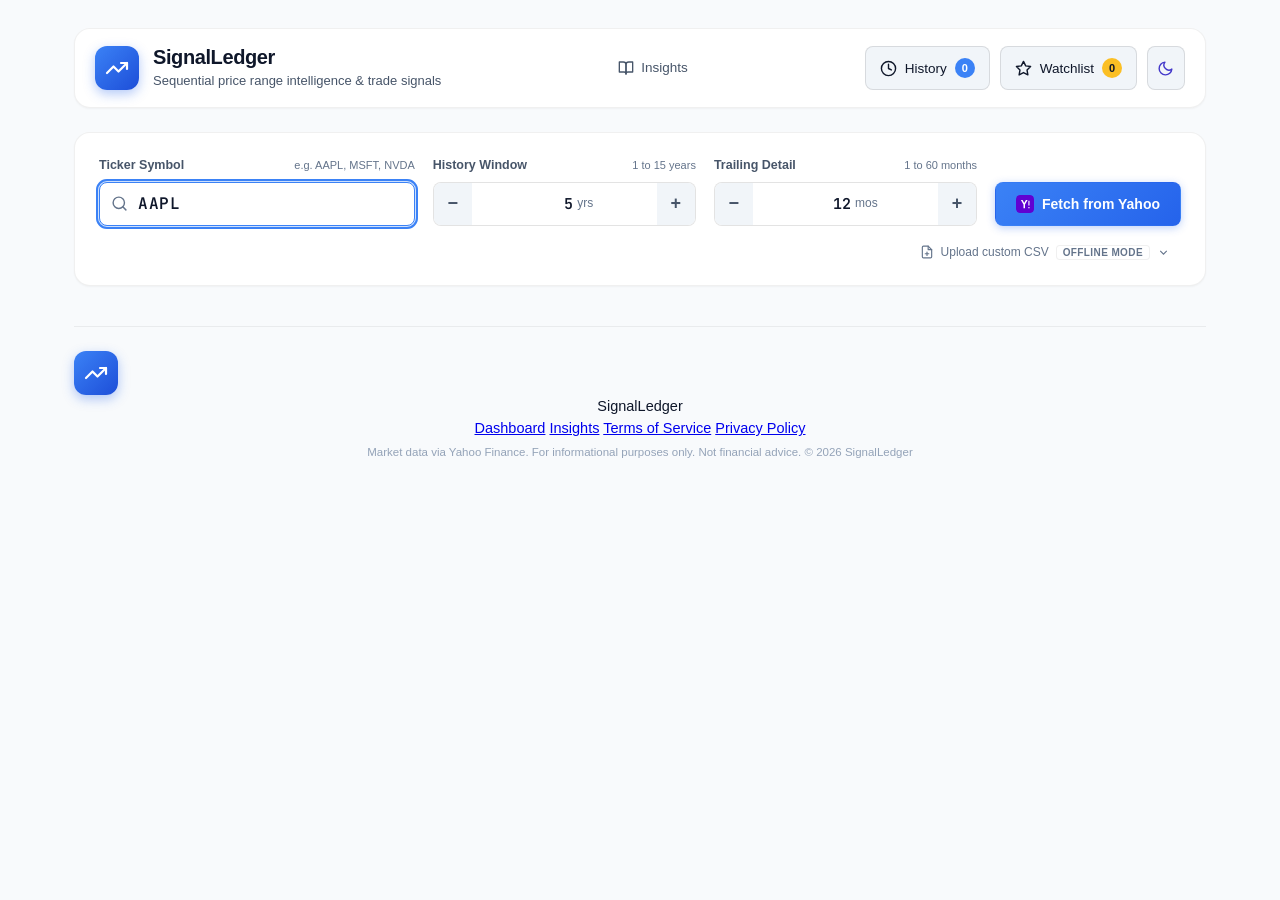
<file: frontend/index.html>
<!DOCTYPE html>
<html lang="en" data-theme="dark">

<head>
  <meta charset="UTF-8" />
  <meta name="viewport" content="width=device-width, initial-scale=1.0" />
  <title>SignalLedger — Sequential Range Intelligence &amp; Trade Signals</title>
  <meta name="description"
    content="High-precision equity analysis platform. Calculate true historical low-to-high returns, evaluate 52-week and all-time extremes, and audit market sequence reality." />
  <!-- Open Graph / Social Sharing -->
  <meta property="og:type" content="website" />
  <meta property="og:title" content="SignalLedger — Sequential Range Intelligence & Trade Signals" />
  <meta property="og:description"
    content="High-precision equity analysis platform. Calculate true historical low-to-high returns, evaluate 52-week and all-time extremes, and audit market sequence reality." />
  <meta name="twitter:card" content="summary_large_image" />
  <meta name="twitter:title" content="SignalLedger — Sequential Range Intelligence & Trade Signals" />
  <meta name="twitter:description"
    content="High-precision equity analysis platform. Calculate true historical low-to-high returns, evaluate 52-week and all-time extremes, and audit market sequence reality." />
  <link rel="icon" type="image/svg+xml"
    href="data:image/svg+xml,<svg xmlns='http://www.w3.org/2000/svg' viewBox='0 0 24 24' fill='none' stroke='%232563EB' stroke-width='2'><polyline points='22 7 13.5 15.5 8.5 10.5 2 17'/><polyline points='16 7 22 7 22 13'/></svg>" />
  <!-- Google Fonts: Inter & JetBrains Mono -->
  <link rel="preconnect" href="https://fonts.googleapis.com" />
  <link rel="preconnect" href="https://fonts.gstatic.com" crossorigin />
  <link
    href="https://fonts.googleapis.com/css2?family=Inter:wght@400;500;600;700&family=JetBrains+Mono:wght@400;500;600&display=swap"
    rel="stylesheet" />
  <link rel="stylesheet" href="style.css" />
  <script src="vendor/chart.umd.min.js"></script>
  <script src="vendor/chartjs-adapter-date-fns.bundle.min.js"></script>
</head>

<body>
  <noscript>
    <div style="padding: 2rem; text-align: center; background: #0f172a; color: #f8fafc; font-family: -apple-system, BlinkMacSystemFont, 'Segoe UI', Roboto, sans-serif;">
      <h2 style="font-size: 1.25rem; font-weight: 600;">JavaScript Required</h2>
      <p style="margin-top: 0.5rem; color: #94a3b8; font-size: 0.95rem;">SignalLedger requires JavaScript to provide real-time market data analysis, charts, and interactive signals. Please enable JavaScript in your browser settings to continue.</p>
    </div>
  </noscript>

  <div class="app-layout">

    <!-- Top Navigation / Masthead -->
    <header class="app-header">
      <div class="header-container">
        <div class="brand-group">
          <div class="brand-badge">
            <svg class="brand-icon" viewBox="0 0 24 24" fill="none" stroke="currentColor" stroke-width="2.2"
              stroke-linecap="round" stroke-linejoin="round">
              <polyline points="22 7 13.5 15.5 8.5 10.5 2 17"></polyline>
              <polyline points="16 7 22 7 22 13"></polyline>
            </svg>
          </div>
          <div>
            <h1 class="brand-title">SignalLedger</h1>
            <p class="brand-sub">Sequential price range intelligence &amp; trade signals</p>
          </div>
        </div>

        <nav class="header-nav" aria-label="Main navigation">
          <a href="insights.html" class="nav-link">
            <svg viewBox="0 0 24 24" fill="none" stroke="currentColor" stroke-width="2" stroke-linecap="round" stroke-linejoin="round"><path d="M2 3h6a4 4 0 0 1 4 4v14a3 3 0 0 0-3-3H2z"></path><path d="M22 3h-6a4 4 0 0 0-4 4v14a3 3 0 0 1 3-3h7z"></path></svg>
            Insights
          </a>
        </nav>

        <div class="header-actions">
          <!-- History Drawer Button -->
          <button type="button" id="historyToggleBtn" class="action-btn" aria-expanded="false"
            aria-controls="historyPanel" title="Toggle Search History">
            <svg viewBox="0 0 24 24" fill="none" stroke="currentColor" stroke-width="2" stroke-linecap="round"
              stroke-linejoin="round">
              <circle cx="12" cy="12" r="10"></circle>
              <polyline points="12 6 12 12 16 14"></polyline>
            </svg>
            <span>History</span>
            <span class="history-badge" id="historyCount">0</span>
          </button>

          <!-- Watchlist Drawer Button -->
          <button type="button" id="watchlistToggleBtn" class="action-btn" aria-expanded="false"
            aria-controls="watchlistPanel" title="Toggle Watchlist">
            <svg viewBox="0 0 24 24" fill="none" stroke="currentColor" stroke-width="2" stroke-linecap="round"
              stroke-linejoin="round">
              <polygon
                points="12 2 15.09 8.26 22 9.27 17 14.14 18.18 21.02 12 17.77 5.82 21.02 7 14.14 2 9.27 8.91 8.26 12 2">
              </polygon>
            </svg>
            <span>Watchlist</span>
            <span class="history-badge watchlist-badge" id="watchlistCount">0</span>
          </button>

          <!-- Theme Toggle Button -->
          <button type="button" id="themeToggleBtn" class="action-btn icon-only" aria-label="Toggle Light/Dark Theme"
            title="Switch Theme">
            <svg class="sun-icon" viewBox="0 0 24 24" fill="none" stroke="currentColor" stroke-width="2"
              stroke-linecap="round" stroke-linejoin="round">
              <circle cx="12" cy="12" r="5"></circle>
              <line x1="12" y1="1" x2="12" y2="3"></line>
              <line x1="12" y1="21" x2="12" y2="23"></line>
              <line x1="4.22" y1="4.22" x2="5.64" y2="5.64"></line>
              <line x1="18.36" y1="18.36" x2="19.78" y2="19.78"></line>
              <line x1="1" y1="12" x2="3" y2="12"></line>
              <line x1="21" y1="12" x2="23" y2="12"></line>
              <line x1="4.22" y1="19.78" x2="5.64" y2="18.36"></line>
              <line x1="18.36" y1="5.64" x2="19.78" y2="4.22"></line>
            </svg>
            <svg class="moon-icon" viewBox="0 0 24 24" fill="none" stroke="currentColor" stroke-width="2"
              stroke-linecap="round" stroke-linejoin="round">
              <path d="M21 12.79A9 9 0 1 1 11.21 3 7 7 0 0 0 21 12.79z"></path>
            </svg>
          </button>
        </div>
      </div>
    </header>

    <!-- Collapsible History Drawer -->
    <aside class="history-drawer" id="historyPanel" hidden>
      <div class="history-header">
        <div class="history-title">
          <svg viewBox="0 0 24 24" fill="none" stroke="currentColor" stroke-width="2" stroke-linecap="round"
            stroke-linejoin="round">
            <path d="M3 3v5h5"></path>
            <path d="M3.05 13A9 9 0 1 0 6 5.3L3 8"></path>
            <path d="M12 7v5l4 2"></path>
          </svg>
          <h2>Search &amp; Upload History</h2>
        </div>
        <div class="history-controls">
          <button type="button" id="clearHistoryBtn" class="text-btn danger" title="Clear all history">Clear
            All</button>
          <button type="button" id="closeHistoryBtn" class="icon-close-btn"
            aria-label="Close history panel">&times;</button>
        </div>
      </div>
      <div class="history-list" id="historyList">
        <!-- Populated via app.js -->
      </div>
    </aside>

    <!-- Collapsible Watchlist Drawer -->
    <aside class="history-drawer watchlist-drawer" id="watchlistPanel" hidden>
      <div class="history-header">
        <div class="history-title">
          <svg viewBox="0 0 24 24" fill="none" stroke="currentColor" stroke-width="2" stroke-linecap="round"
            stroke-linejoin="round">
            <polygon
              points="12 2 15.09 8.26 22 9.27 17 14.14 18.18 21.02 12 17.77 5.82 21.02 7 14.14 2 9.27 8.91 8.26 12 2">
            </polygon>
          </svg>
          <h2>Watchlist</h2>
        </div>
        <div class="history-controls">
          <!-- Watchlist Import / Export Action Dropdown -->
          <div class="wl-io-wrap">
            <button type="button" id="watchlistIoBtn" class="text-btn wl-io-trigger" aria-haspopup="true"
              aria-expanded="false" title="Import or export watchlist">
              <svg class="wl-io-icon" viewBox="0 0 24 24" fill="none" stroke="currentColor" stroke-width="2"
                stroke-linecap="round" stroke-linejoin="round" aria-hidden="true">
                <path d="M21 15v4a2 2 0 0 1-2 2H5a2 2 0 0 1-2-2v-4"></path>
                <polyline points="7 10 12 15 17 10"></polyline>
                <line x1="12" y1="15" x2="12" y2="3"></line>
              </svg>
              <span>Export / Import</span>
              <svg class="wl-caret" viewBox="0 0 24 24" fill="none" stroke="currentColor" stroke-width="2.5"
                stroke-linecap="round" stroke-linejoin="round" aria-hidden="true">
                <polyline points="6 9 12 15 18 9"></polyline>
              </svg>
            </button>
            <div class="wl-io-menu" id="watchlistIoMenu" hidden>
              <div class="wl-io-group-label">EXPORT — TICKERS ONLY</div>
              <button type="button" class="wl-io-menu-item" id="exportWlJsonTickersBtn">
                <svg viewBox="0 0 24 24" fill="none" stroke="currentColor" stroke-width="2" stroke-linecap="round" stroke-linejoin="round">
                  <path d="M21 15v4a2 2 0 0 1-2 2H5a2 2 0 0 1-2-2v-4"></path>
                  <polyline points="7 10 12 15 17 10"></polyline>
                  <line x1="12" y1="15" x2="12" y2="3"></line>
                </svg>
                <div class="wl-io-item-text">
                  <div class="wl-io-item-title-row">
                    <span class="wl-io-item-title">JSON</span>
                    <span class="wl-pill-mode">Tickers</span>
                  </div>
                  <span class="wl-io-item-sub">Symbols array (.json)</span>
                </div>
              </button>
              <button type="button" class="wl-io-menu-item" id="exportWlCsvTickersBtn">
                <svg viewBox="0 0 24 24" fill="none" stroke="currentColor" stroke-width="2" stroke-linecap="round" stroke-linejoin="round">
                  <path d="M14 2H6a2 2 0 0 0-2 2v16a2 2 0 0 0 2 2h12a2 2 0 0 0 2-2V8z"></path>
                  <polyline points="14 2 14 8 20 8"></polyline>
                  <line x1="16" y1="13" x2="8" y2="13"></line>
                  <line x1="16" y1="17" x2="8" y2="17"></line>
                </svg>
                <div class="wl-io-item-text">
                  <div class="wl-io-item-title-row">
                    <span class="wl-io-item-title">CSV</span>
                    <span class="wl-pill-mode">Tickers</span>
                  </div>
                  <span class="wl-io-item-sub">Symbols column only (.csv)</span>
                </div>
              </button>

              <div class="wl-io-divider"></div>

              <div class="wl-io-group-label">EXPORT — TICKERS + DATA</div>
              <button type="button" class="wl-io-menu-item" id="exportWlJsonFullBtn">
                <svg viewBox="0 0 24 24" fill="none" stroke="currentColor" stroke-width="2" stroke-linecap="round" stroke-linejoin="round">
                  <path d="M21 16V8a2 2 0 0 0-1-1.73l-7-4a2 2 0 0 0-2 0l-7 4A2 2 0 0 0 3 8v8a2 2 0 0 0 1 1.73l7 4a2 2 0 0 0 2 0l7-4A2 2 0 0 0 21 16z"></path>
                  <polyline points="3.27 6.96 12 12.01 20.73 6.96"></polyline>
                  <line x1="12" y1="22.08" x2="12" y2="12"></line>
                </svg>
                <div class="wl-io-item-text">
                  <div class="wl-io-item-title-row">
                    <span class="wl-io-item-title">JSON</span>
                    <span class="wl-pill-mode wl-pill-full">Full Data</span>
                  </div>
                  <span class="wl-io-item-sub">Prices, signals &amp; metrics (.json)</span>
                </div>
              </button>
              <button type="button" class="wl-io-menu-item" id="exportWlCsvFullBtn">
                <svg viewBox="0 0 24 24" fill="none" stroke="currentColor" stroke-width="2" stroke-linecap="round" stroke-linejoin="round">
                  <rect x="3" y="3" width="18" height="18" rx="2" ry="2"></rect>
                  <line x1="3" y1="9" x2="21" y2="9"></line>
                  <line x1="3" y1="15" x2="21" y2="15"></line>
                  <line x1="9" y1="3" x2="9" y2="21"></line>
                  <line x1="15" y1="3" x2="15" y2="21"></line>
                </svg>
                <div class="wl-io-item-text">
                  <div class="wl-io-item-title-row">
                    <span class="wl-io-item-title">CSV</span>
                    <span class="wl-pill-mode wl-pill-full">Full Data</span>
                  </div>
                  <span class="wl-io-item-sub">Spreadsheet with all latest metrics (.csv)</span>
                </div>
              </button>

              <div class="wl-io-divider"></div>

              <button type="button" class="wl-io-menu-item" id="importWlBtn">
                <svg viewBox="0 0 24 24" fill="none" stroke="currentColor" stroke-width="2" stroke-linecap="round" stroke-linejoin="round">
                  <path d="M21 15v4a2 2 0 0 1-2 2H5a2 2 0 0 1-2-2v-4"></path>
                  <polyline points="17 8 12 3 7 8"></polyline>
                  <line x1="12" y1="3" x2="12" y2="15"></line>
                </svg>
                <div class="wl-io-item-text">
                  <span class="wl-io-item-title">Import Watchlist...</span>
                  <span class="wl-io-item-sub">Auto-detects tickers or full data</span>
                </div>
              </button>
            </div>
          </div>
          <input type="file" id="watchlistFileInput" accept=".json,.csv,.txt" hidden aria-hidden="true">
          <div class="wl-header-right">
            <button type="button" id="watchlistGeminiBtn" class="text-btn gemini-action-trigger" title="Generate AI Market Sentiment & Daily Focus Briefing">
              <span class="gemini-sparkle-icon">✨</span> AI Briefing
            </button>
            <button type="button" id="refreshAllWatchlistBtn" class="text-btn" title="Refresh all ticker data">Refresh All</button>
            <button type="button" id="clearWatchlistBtn" class="text-btn danger" title="Clear all watchlist items">Clear All</button>
          </div>
          <button type="button" id="closeWatchlistBtn" class="icon-close-btn"
            aria-label="Close watchlist panel">&times;</button>
        </div>
      </div>
      <!-- Watchlist Controls Toolbar: Filter & Sort -->
      <div class="wl-toolbar" id="watchlistToolbar">
        <!-- Signal Filter Bar -->
        <div class="wl-filter-bar" id="watchlistFilterBar" role="radiogroup" aria-label="Filter stocks by signal">
          <span class="wl-control-label">Signal:</span>
          <button type="button" class="wl-filter-btn active" data-signal="all" id="wlFilterAll" aria-pressed="true">
            All <span class="wl-filter-count" id="wlCountAll">0</span>
          </button>
          <button type="button" class="wl-filter-btn wl-filter-buy" data-signal="BUY" id="wlFilterBuy" aria-pressed="false" title="Filter Buy signals">
            <span class="signal-icon">▲</span> BUY <span class="wl-filter-count" id="wlCountBuy">0</span>
          </button>
          <button type="button" class="wl-filter-btn wl-filter-hold" data-signal="HOLD" id="wlFilterHold" aria-pressed="false" title="Filter Hold signals">
            <span class="signal-icon">●</span> HOLD <span class="wl-filter-count" id="wlCountHold">0</span>
          </button>
          <button type="button" class="wl-filter-btn wl-filter-sell" data-signal="SELL" id="wlFilterSell" aria-pressed="false" title="Filter Sell signals">
            <span class="signal-icon">▼</span> SELL <span class="wl-filter-count" id="wlCountSell">0</span>
          </button>
        </div>
        <!-- Confidence Level Filter Bar -->
        <div class="wl-filter-bar" id="wlConfFilterBar" role="group" aria-label="Filter stocks by confidence level">
          <span class="wl-control-label">Confidence:</span>
          <button type="button" class="wl-filter-btn wl-filter-conf-high" data-wlconf="High" id="wlConfHigh" aria-pressed="false" title="High confidence signals">High</button>
          <button type="button" class="wl-filter-btn wl-filter-conf-medium" data-wlconf="Medium" id="wlConfMedium" aria-pressed="false" title="Medium confidence signals">Medium</button>
          <button type="button" class="wl-filter-btn wl-filter-conf-low" data-wlconf="Low" id="wlConfLow" aria-pressed="false" title="Low confidence signals">Low</button>
        </div>
        <!-- Risk Level Filter Bar -->
        <div class="wl-filter-bar" id="wlRiskFilterBar" role="group" aria-label="Filter stocks by risk level">
          <span class="wl-control-label">Risk:</span>
          <button type="button" class="wl-filter-btn wl-filter-risk-low" data-wlrisk="Low" id="wlRiskLow" aria-pressed="false" title="Low risk signals">Low</button>
          <button type="button" class="wl-filter-btn wl-filter-risk-moderate" data-wlrisk="Moderate" id="wlRiskModerate" aria-pressed="false" title="Moderate risk signals">Moderate</button>
          <button type="button" class="wl-filter-btn wl-filter-risk-high" data-wlrisk="High" id="wlRiskHigh" aria-pressed="false" title="High risk signals">High</button>
          <button type="button" class="wl-filter-btn wl-filter-reset-all" id="wlResetAllFiltersBtn" aria-label="Reset all watchlist filters" title="Clear all filters" hidden>Reset All</button>
        </div>
        <!-- Sort bar -->
        <div class="wl-sort-bar" id="watchlistSortBar">
          <span class="wl-control-label">Sort:</span>
          <button type="button" class="wl-sort-btn active" data-sort="alpha" id="wlSortAlpha">A–Z</button>
          <button type="button" class="wl-sort-btn" data-sort="low" id="wlSortLow">Yr Low %</button>
          <button type="button" class="wl-sort-btn" data-sort="high" id="wlSortHigh">Yr High %</button>
          <button type="button" class="wl-sort-btn" data-sort="atlow" id="wlSortAtlow">AT Low %</button>
          <button type="button" class="wl-sort-btn" data-sort="athigh" id="wlSortAthigh">AT High %</button>
          <button type="button" class="wl-sort-btn" data-sort="moveyear" id="wlSortMoveyear" title="Sort by Best Move · Year %">Best Move · Yr</button>
          <button type="button" class="wl-sort-btn" data-sort="moveall" id="wlSortMoveall" title="Sort by Best Move · All-Time %">Best Move · AT %</button>
          <button type="button" class="wl-sort-btn" data-sort="targetmedian" id="wlSortTargetmedian" title="Sort by Target Median %">Target Median %</button>
        </div>
      </div>
      <!-- Watchlist Refresh Progress Panel -->
      <div class="wl-progress-wrap" id="wlProgressWrap" hidden aria-live="polite">
        <div class="wl-progress-header">
          <div class="wl-progress-status">
            <span class="wl-progress-spinner" aria-hidden="true"></span>
            <span class="wl-progress-title" id="wlProgressTitle">Refreshing Watchlist...</span>
          </div>
          <div class="wl-progress-stats">
            <span class="wl-stat-pill wl-stat-pill--done" title="Completed">
              <span class="wl-stat-icon">✓</span> <span id="wlProgDoneCount">0</span>
            </span>
            <span class="wl-stat-pill wl-stat-pill--pending" title="Pending">
              <span class="wl-stat-icon">⏳</span> <span id="wlProgPendingCount">0</span>
            </span>
            <span class="wl-stat-pill wl-stat-pill--failed" id="wlProgFailedPill" title="Failed" style="display: none;">
              <span class="wl-stat-icon">⚠</span> <span id="wlProgFailedCount">0</span>
            </span>
            <button type="button" class="wl-progress-cancel" id="wlCancelRefreshBtn" title="Cancel refresh">✕</button>
          </div>
        </div>
        <div class="wl-progress-track">
          <div class="wl-progress-fill" id="wlProgressFill" style="width: 0%;"></div>
        </div>
      </div>

      <!-- AI Watchlist Market Briefing Card (Collapsible) -->
      <div class="wl-gemini-briefing-card" id="watchlistGeminiCard" hidden>
        <div class="wl-gemini-header">
          <div class="wl-gemini-title-wrap">
            <span class="gemini-sparkle-icon">✨</span>
            <span class="wl-gemini-title">Watchlist AI Market Briefing</span>
            <span class="wl-gemini-sentiment-badge sentiment-neutral" id="wlGeminiSentimentBadge">NEUTRAL</span>
          </div>
          <div class="wl-gemini-actions-row">
            <button type="button" class="gemini-refresh-btn" id="wlGeminiRefreshBtn" title="Refresh Watchlist Briefing">
              <svg viewBox="0 0 24 24" width="12" height="12" fill="none" stroke="currentColor" stroke-width="2"><polyline points="23 4 23 10 17 10"></polyline><path d="M20.49 15a9 9 0 1 1-2.12-9.36L23 10"></path></svg>
              <span>Refresh</span>
            </button>
            <button type="button" class="signal-modal-close" id="wlGeminiCloseBtn" title="Close Briefing" style="font-size: 16px; padding: 0 4px;">&times;</button>
          </div>
        </div>

        <!-- Unconfigured state -->
        <div class="gemini-unconfigured-msg" id="wlGeminiUnconfiguredMsg" hidden>
          <div class="gemini-unconfigured-icon">⚙️</div>
          <div class="gemini-unconfigured-content">
            <strong>AI API Key Required</strong>
            <p>Set <code>AI_API_KEY</code> in your Render Environment Variables to enable watchlist briefings.</p>
          </div>
        </div>

        <!-- Error state -->
        <div class="gemini-error-state" id="wlGeminiErrorState" hidden>
          <div class="gemini-error-icon">⚠️</div>
          <div class="gemini-error-content">
            <strong>Briefing Unavailable</strong>
            <p class="gemini-error-desc" id="wlGeminiErrorDesc">An error occurred while generating the briefing.</p>
            <button type="button" class="pill-btn pill-btn-gemini" id="wlGeminiRetryBtn" style="margin-top: 8px;">Retry Briefing</button>
          </div>
        </div>

        <!-- Loading state -->
        <div class="gemini-loading-state" id="wlGeminiLoadingState" hidden>
          <div class="gemini-shimmer-bar"></div>
          <span>Analyzing portfolio basket momentum, sector risks &amp; focus trades with AI...</span>
        </div>

        <!-- Content state -->
        <div class="wl-gemini-content" id="wlGeminiContentWrap" hidden>
          <p class="wl-gemini-overview-text" id="wlGeminiOverviewText">Evaluating watchlist trends...</p>

          <!-- Focus Trades Section -->
          <div class="wl-gemini-focus-section-box" id="wlGeminiFocusSectionBox">
            <!-- Section header (always visible when content is shown) -->
            <div class="wl-gemini-focus-section-header" id="wlGeminiFocusSectionHeader">
              <span class="wl-gemini-opp-title">
                <svg viewBox="0 0 24 24" width="13" height="13" fill="none" stroke="currentColor" stroke-width="2" stroke-linecap="round" stroke-linejoin="round"><polygon points="12 2 15.09 8.26 22 9.27 17 14.14 18.18 21.02 12 17.77 5.82 21.02 7 14.14 2 9.27 8.91 8.26 12 2"></polygon></svg>
                Focus Trades · Watchlist Setups
              </span>
              <span class="wl-gemini-opp-disclaimer">Filter by risk, confidence &amp; rating</span>
            </div>

            <!-- Filter Bar (shown when focus_trades exist) -->
          <div class="wl-opp-filters-card wl-focus-filter-bar" id="wlGeminiFocusFilterBar">
            <div class="wl-opp-groups-row">
              <!-- Risk -->
              <fieldset class="wl-opp-group" data-filter-group="risk">
                <legend class="wl-opp-legend">
                  <svg viewBox="0 0 24 24" width="11" height="11" fill="none" stroke="currentColor" stroke-width="2" stroke-linecap="round" stroke-linejoin="round"><path d="M10.29 3.86L1.82 18a2 2 0 0 0 1.71 3h16.94a2 2 0 0 0 1.71-3L13.71 3.86a2 2 0 0 0-3.42 0z"></path><line x1="12" y1="9" x2="12" y2="13"></line><line x1="12" y1="17" x2="12.01" y2="17"></line></svg>
                  <span>Risk</span>
                </legend>
                <div class="wl-opp-chips">
                  <button type="button" class="wl-opp-chip" data-group="risk" data-value="Low" aria-pressed="false">
                    <span class="wl-opp-chip-check" aria-hidden="true"><svg viewBox="0 0 16 16" width="10" height="10" fill="none" stroke="currentColor" stroke-width="2.5" stroke-linecap="round" stroke-linejoin="round"><polyline points="3 8.5 6.5 12 13 4"></polyline></svg></span>
                    <span class="wl-opp-chip-text">LOW</span>
                  </button>
                  <button type="button" class="wl-opp-chip" data-group="risk" data-value="Moderate" aria-pressed="false">
                    <span class="wl-opp-chip-check" aria-hidden="true"><svg viewBox="0 0 16 16" width="10" height="10" fill="none" stroke="currentColor" stroke-width="2.5" stroke-linecap="round" stroke-linejoin="round"><polyline points="3 8.5 6.5 12 13 4"></polyline></svg></span>
                    <span class="wl-opp-chip-text">MOD</span>
                  </button>
                  <button type="button" class="wl-opp-chip" data-group="risk" data-value="High" aria-pressed="false">
                    <span class="wl-opp-chip-check" aria-hidden="true"><svg viewBox="0 0 16 16" width="10" height="10" fill="none" stroke="currentColor" stroke-width="2.5" stroke-linecap="round" stroke-linejoin="round"><polyline points="3 8.5 6.5 12 13 4"></polyline></svg></span>
                    <span class="wl-opp-chip-text">HIGH</span>
                  </button>
                </div>
              </fieldset>

              <!-- Confidence -->
              <fieldset class="wl-opp-group" data-filter-group="confidence">
                <legend class="wl-opp-legend">
                  <svg viewBox="0 0 24 24" width="11" height="11" fill="none" stroke="currentColor" stroke-width="2" stroke-linecap="round" stroke-linejoin="round"><polyline points="22 12 18 12 15 21 9 3 6 12 2 12"></polyline></svg>
                  <span>Confidence</span>
                </legend>
                <div class="wl-opp-chips">
                  <button type="button" class="wl-opp-chip" data-group="confidence" data-value="High" aria-pressed="false">
                    <span class="wl-opp-chip-check" aria-hidden="true"><svg viewBox="0 0 16 16" width="10" height="10" fill="none" stroke="currentColor" stroke-width="2.5" stroke-linecap="round" stroke-linejoin="round"><polyline points="3 8.5 6.5 12 13 4"></polyline></svg></span>
                    <span class="wl-opp-chip-text">HIGH</span>
                  </button>
                  <button type="button" class="wl-opp-chip" data-group="confidence" data-value="Medium" aria-pressed="false">
                    <span class="wl-opp-chip-check" aria-hidden="true"><svg viewBox="0 0 16 16" width="10" height="10" fill="none" stroke="currentColor" stroke-width="2.5" stroke-linecap="round" stroke-linejoin="round"><polyline points="3 8.5 6.5 12 13 4"></polyline></svg></span>
                    <span class="wl-opp-chip-text">MED</span>
                  </button>
                  <button type="button" class="wl-opp-chip" data-group="confidence" data-value="Low" aria-pressed="false">
                    <span class="wl-opp-chip-check" aria-hidden="true"><svg viewBox="0 0 16 16" width="10" height="10" fill="none" stroke="currentColor" stroke-width="2.5" stroke-linecap="round" stroke-linejoin="round"><polyline points="3 8.5 6.5 12 13 4"></polyline></svg></span>
                    <span class="wl-opp-chip-text">LOW</span>
                  </button>
                </div>
              </fieldset>

              <!-- Rating -->
              <fieldset class="wl-opp-group" data-filter-group="rating">
                <legend class="wl-opp-legend">
                  <svg viewBox="0 0 24 24" width="11" height="11" fill="none" stroke="currentColor" stroke-width="2" stroke-linecap="round" stroke-linejoin="round"><path d="M12 2l3.09 6.26L22 9.27l-5 4.87 1.18 6.88L12 17.77l-6.18 3.25L7 14.14 2 9.27l6.91-1.01L12 2z"></path></svg>
                  <span>Rating</span>
                </legend>
                <div class="wl-opp-chips">
                  <button type="button" class="wl-opp-chip" data-group="rating" data-value="Buy" aria-pressed="false">
                    <span class="wl-opp-chip-check" aria-hidden="true"><svg viewBox="0 0 16 16" width="10" height="10" fill="none" stroke="currentColor" stroke-width="2.5" stroke-linecap="round" stroke-linejoin="round"><polyline points="3 8.5 6.5 12 13 4"></polyline></svg></span>
                    <span class="wl-opp-chip-text">BUY</span>
                  </button>
                  <button type="button" class="wl-opp-chip" data-group="rating" data-value="Hold" aria-pressed="false">
                    <span class="wl-opp-chip-check" aria-hidden="true"><svg viewBox="0 0 16 16" width="10" height="10" fill="none" stroke="currentColor" stroke-width="2.5" stroke-linecap="round" stroke-linejoin="round"><polyline points="3 8.5 6.5 12 13 4"></polyline></svg></span>
                    <span class="wl-opp-chip-text">HOLD</span>
                  </button>
                  <button type="button" class="wl-opp-chip" data-group="rating" data-value="Watch" aria-pressed="false">
                    <span class="wl-opp-chip-check" aria-hidden="true"><svg viewBox="0 0 16 16" width="10" height="10" fill="none" stroke="currentColor" stroke-width="2.5" stroke-linecap="round" stroke-linejoin="round"><polyline points="3 8.5 6.5 12 13 4"></polyline></svg></span>
                    <span class="wl-opp-chip-text">WATCH</span>
                  </button>
                  <button type="button" class="wl-opp-chip" data-group="rating" data-value="Trim" aria-pressed="false">
                    <span class="wl-opp-chip-check" aria-hidden="true"><svg viewBox="0 0 16 16" width="10" height="10" fill="none" stroke="currentColor" stroke-width="2.5" stroke-linecap="round" stroke-linejoin="round"><polyline points="3 8.5 6.5 12 13 4"></polyline></svg></span>
                    <span class="wl-opp-chip-text">TRIM</span>
                  </button>
                </div>
              </fieldset>
            </div>

            <div class="wl-opp-panel-actions">
              <button type="button" class="wl-opp-btn-apply" id="wlGeminiFocusApplyBtn" disabled>
                <svg viewBox="0 0 24 24" width="11" height="11" fill="none" stroke="currentColor" stroke-width="2.5" stroke-linecap="round" stroke-linejoin="round"><polyline points="20 6 9 17 4 12"></polyline></svg>
                <span class="wl-opp-btn-apply-label">Apply Filters</span>
              </button>
              <button type="button" class="wl-opp-btn-reset" id="wlGeminiFocusResetBtn" title="Reset all filters">
                <svg viewBox="0 0 24 24" width="11" height="11" fill="none" stroke="currentColor" stroke-width="2" stroke-linecap="round" stroke-linejoin="round"><path d="M3 12a9 9 0 1 0 9-9 9.75 9.75 0 0 0-6.74 2.74L3 8"></path><path d="M3 3v5h5"></path></svg>
                <span>Reset</span>
              </button>
            </div>
          </div>

          <!-- Focus Trades Results Bar -->
          <div class="wl-opp-results-bar" id="wlGeminiFocusResultsBar" hidden>
            <div class="wl-opp-results-left">
              <span class="wl-opp-results-indicator"></span>
              <span class="wl-opp-results-text" id="wlGeminiFocusResultsCount"></span>
            </div>
            <div id="wlGeminiFocusActiveChips" class="wl-opp-active-chips-row"></div>
          </div>

          <div class="wl-gemini-focus-grid" id="wlGeminiFocusGrid">
            <!-- Populated via app.js -->
          </div>
          </div><!-- /wl-gemini-focus-section-box -->

          <div class="wl-gemini-risks-box" id="wlGeminiRisksBox">
            <span class="wl-gemini-risks-title">Sector / Market Risk Alerts</span>
            <ul class="gemini-bullet-list gemini-risks-list" id="wlGeminiRisksList">
              <!-- Populated via app.js -->
            </ul>
          </div>

          <!-- Market Opportunities (High-Confidence stocks not in watchlist) -->
          <div class="wl-gemini-opportunities-box" id="wlGeminiOpportunitiesBox" hidden>
            <div class="wl-gemini-opp-header">
              <div class="wl-gemini-opp-header-left">
                <span class="wl-gemini-opp-title">
                  <svg viewBox="0 0 24 24" width="13" height="13" fill="none" stroke="currentColor" stroke-width="2"><circle cx="12" cy="12" r="10"></circle><line x1="12" y1="8" x2="12" y2="12"></line><line x1="12" y1="16" x2="12.01" y2="16"></line></svg>
                  Market Opportunities · Not in Your Watchlist
                </span>
                <span class="wl-gemini-opp-disclaimer">Informational only · Not investment advice</span>
              </div>
              <div class="wl-gemini-opp-header-actions">
                <button type="button" class="wl-gemini-opp-ctrl-btn" id="wlGeminiOppRefreshBtn" title="Refresh market opportunities" aria-label="Refresh market opportunities">
                  <svg class="wl-opp-refresh-icon" viewBox="0 0 24 24" width="11" height="11" fill="none" stroke="currentColor" stroke-width="2" stroke-linecap="round" stroke-linejoin="round"><path d="M21.5 2v6h-6M21.34 15.57a10 10 0 1 1-.57-8.38l5.67-5.67"/></svg>
                  <span>Refresh</span>
                </button>
              </div>
            </div>

            <!-- Always-Visible Inline Filters Panel -->
            <div class="wl-gemini-opp-filters-panel" id="wlGeminiOppFiltersPanel" role="region" aria-label="Market Opportunities Filters">
              <div class="wl-opp-filters-card">
                <div class="wl-opp-groups-row">
                  <!-- Risk Filter Group -->
                  <fieldset class="wl-opp-group" data-filter-group="risk">
                    <legend class="wl-opp-legend">
                      <svg viewBox="0 0 24 24" width="11" height="11" fill="none" stroke="currentColor" stroke-width="2" stroke-linecap="round" stroke-linejoin="round"><path d="M10.29 3.86L1.82 18a2 2 0 0 0 1.71 3h16.94a2 2 0 0 0 1.71-3L13.71 3.86a2 2 0 0 0-3.42 0z"></path><line x1="12" y1="9" x2="12" y2="13"></line><line x1="12" y1="17" x2="12.01" y2="17"></line></svg>
                      <span>Risk</span>
                    </legend>
                    <div class="wl-opp-chips">
                      <button type="button" class="wl-opp-chip" data-group="risk" data-value="Low" aria-pressed="false">
                        <span class="wl-opp-chip-check" aria-hidden="true"><svg viewBox="0 0 16 16" width="10" height="10" fill="none" stroke="currentColor" stroke-width="2.5" stroke-linecap="round" stroke-linejoin="round"><polyline points="3 8.5 6.5 12 13 4"></polyline></svg></span>
                        <span class="wl-opp-chip-text">LOW</span>
                      </button>
                      <button type="button" class="wl-opp-chip" data-group="risk" data-value="Moderate" aria-pressed="false">
                        <span class="wl-opp-chip-check" aria-hidden="true"><svg viewBox="0 0 16 16" width="10" height="10" fill="none" stroke="currentColor" stroke-width="2.5" stroke-linecap="round" stroke-linejoin="round"><polyline points="3 8.5 6.5 12 13 4"></polyline></svg></span>
                        <span class="wl-opp-chip-text">MOD</span>
                      </button>
                      <button type="button" class="wl-opp-chip" data-group="risk" data-value="High" aria-pressed="false">
                        <span class="wl-opp-chip-check" aria-hidden="true"><svg viewBox="0 0 16 16" width="10" height="10" fill="none" stroke="currentColor" stroke-width="2.5" stroke-linecap="round" stroke-linejoin="round"><polyline points="3 8.5 6.5 12 13 4"></polyline></svg></span>
                        <span class="wl-opp-chip-text">HIGH</span>
                      </button>
                    </div>
                  </fieldset>

                  <!-- Confidence Filter Group -->
                  <fieldset class="wl-opp-group" data-filter-group="confidence">
                    <legend class="wl-opp-legend">
                      <svg viewBox="0 0 24 24" width="11" height="11" fill="none" stroke="currentColor" stroke-width="2" stroke-linecap="round" stroke-linejoin="round"><polyline points="22 12 18 12 15 21 9 3 6 12 2 12"></polyline></svg>
                      <span>Confidence</span>
                    </legend>
                    <div class="wl-opp-chips">
                      <button type="button" class="wl-opp-chip" data-group="confidence" data-value="High" aria-pressed="false">
                        <span class="wl-opp-chip-check" aria-hidden="true"><svg viewBox="0 0 16 16" width="10" height="10" fill="none" stroke="currentColor" stroke-width="2.5" stroke-linecap="round" stroke-linejoin="round"><polyline points="3 8.5 6.5 12 13 4"></polyline></svg></span>
                        <span class="wl-opp-chip-text">HIGH</span>
                      </button>
                      <button type="button" class="wl-opp-chip" data-group="confidence" data-value="Medium" aria-pressed="false">
                        <span class="wl-opp-chip-check" aria-hidden="true"><svg viewBox="0 0 16 16" width="10" height="10" fill="none" stroke="currentColor" stroke-width="2.5" stroke-linecap="round" stroke-linejoin="round"><polyline points="3 8.5 6.5 12 13 4"></polyline></svg></span>
                        <span class="wl-opp-chip-text">MED</span>
                      </button>
                      <button type="button" class="wl-opp-chip" data-group="confidence" data-value="Low" aria-pressed="false">
                        <span class="wl-opp-chip-check" aria-hidden="true"><svg viewBox="0 0 16 16" width="10" height="10" fill="none" stroke="currentColor" stroke-width="2.5" stroke-linecap="round" stroke-linejoin="round"><polyline points="3 8.5 6.5 12 13 4"></polyline></svg></span>
                        <span class="wl-opp-chip-text">LOW</span>
                      </button>
                    </div>
                  </fieldset>

                  <!-- Rating Filter Group -->
                  <fieldset class="wl-opp-group" data-filter-group="rating">
                    <legend class="wl-opp-legend">
                      <svg viewBox="0 0 24 24" width="11" height="11" fill="none" stroke="currentColor" stroke-width="2" stroke-linecap="round" stroke-linejoin="round"><path d="M12 2l3.09 6.26L22 9.27l-5 4.87 1.18 6.88L12 17.77l-6.18 3.25L7 14.14 2 9.27l6.91-1.01L12 2z"></path></svg>
                      <span>Rating</span>
                    </legend>
                    <div class="wl-opp-chips">
                      <button type="button" class="wl-opp-chip" data-group="rating" data-value="Buy" aria-pressed="false">
                        <span class="wl-opp-chip-check" aria-hidden="true"><svg viewBox="0 0 16 16" width="10" height="10" fill="none" stroke="currentColor" stroke-width="2.5" stroke-linecap="round" stroke-linejoin="round"><polyline points="3 8.5 6.5 12 13 4"></polyline></svg></span>
                        <span class="wl-opp-chip-text">BUY</span>
                      </button>
                      <button type="button" class="wl-opp-chip" data-group="rating" data-value="Hold" aria-pressed="false">
                        <span class="wl-opp-chip-check" aria-hidden="true"><svg viewBox="0 0 16 16" width="10" height="10" fill="none" stroke="currentColor" stroke-width="2.5" stroke-linecap="round" stroke-linejoin="round"><polyline points="3 8.5 6.5 12 13 4"></polyline></svg></span>
                        <span class="wl-opp-chip-text">HOLD</span>
                      </button>
                      <button type="button" class="wl-opp-chip" data-group="rating" data-value="Sell" aria-pressed="false">
                        <span class="wl-opp-chip-check" aria-hidden="true"><svg viewBox="0 0 16 16" width="10" height="10" fill="none" stroke="currentColor" stroke-width="2.5" stroke-linecap="round" stroke-linejoin="round"><polyline points="3 8.5 6.5 12 13 4"></polyline></svg></span>
                        <span class="wl-opp-chip-text">SELL</span>
                      </button>
                    </div>
                  </fieldset>
                </div>

                <div class="wl-opp-panel-actions">
                  <button type="button" class="wl-opp-btn-apply" id="wlGeminiOppApplyBtn" disabled>
                    <svg viewBox="0 0 24 24" width="11" height="11" fill="none" stroke="currentColor" stroke-width="2.5" stroke-linecap="round" stroke-linejoin="round"><polyline points="20 6 9 17 4 12"></polyline></svg>
                    <span class="wl-opp-btn-apply-label">Apply Filters</span>
                  </button>
                  <button type="button" class="wl-opp-btn-reset" id="wlGeminiOppResetBtn" title="Reset all filters">
                    <svg viewBox="0 0 24 24" width="11" height="11" fill="none" stroke="currentColor" stroke-width="2" stroke-linecap="round" stroke-linejoin="round"><path d="M3 12a9 9 0 1 0 9-9 9.75 9.75 0 0 0-6.74 2.74L3 8"></path><path d="M3 3v5h5"></path></svg>
                    <span>Reset</span>
                  </button>
                </div>
              </div>
            </div>

            <!-- Results Summary & Removable Applied Chips Line -->
            <div class="wl-opp-results-bar" id="wlGeminiOppResultsBar" aria-live="polite">
              <div class="wl-opp-results-left">
                <span class="wl-opp-results-indicator"></span>
                <span class="wl-opp-results-text" id="wlGeminiOppResultsCount">Showing 0 of 0 opportunities</span>
              </div>
              <div class="wl-opp-active-chips" id="wlGeminiOppActiveChips"></div>
            </div>

            <!-- Opportunities loading state -->
            <div class="wl-gemini-opp-loading" id="wlGeminiOppLoading" hidden>
              <div class="wl-gemini-opp-spinner"></div>
              <span>Updating market opportunities...</span>
            </div>

            <!-- Empty state when 0 matches -->
            <div class="wl-gemini-opp-empty" id="wlGeminiOppEmpty" hidden>
              <p class="wl-gemini-opp-empty-msg" id="wlGeminiOppEmptyMsg">No opportunities match the selected filters.</p>
              <div class="wl-gemini-opp-empty-actions">
                <button type="button" class="wl-gemini-opp-btn-text" id="wlGeminiOppEmptyResetBtn">Reset filters</button>
                <span class="wl-opp-empty-sep">·</span>
                <button type="button" class="wl-gemini-opp-btn-text" id="wlGeminiOppEmptyRefreshBtn">Refresh anyway</button>
              </div>
            </div>

            <div class="wl-gemini-opp-list" id="wlGeminiOppList">
              <!-- Populated via app.js -->
            </div>
          </div>

          <div class="gemini-compliance-note">
            <svg viewBox="0 0 24 24" width="12" height="12" fill="none" stroke="currentColor" stroke-width="2"><circle cx="12" cy="12" r="10"></circle><line x1="12" y1="8" x2="12" y2="12"></line><line x1="12" y1="16" x2="12.01" y2="16"></line></svg>
            <span id="wlGeminiDisclaimer">AI-generated watchlist overview for educational and informational purposes only. Not personalized financial advice.</span>
          </div>
        </div>
      </div>

      <div class="history-list" id="watchlistItems">
        <!-- Populated via app.js -->
      </div>
      <!-- Resize handle -->
      <div class="wl-resize-handle" id="watchlistResizeHandle" title="Drag to resize">
        <span class="wl-resize-grip"></span>
      </div>
      <!-- Confirm clear overlay -->
      <div class="watchlist-confirm" id="watchlistConfirm" hidden>
        <p>Remove all items from your watchlist?</p>
        <div class="confirm-actions">
          <button type="button" id="watchlistConfirmYes" class="btn btn-danger-sm">Yes, clear</button>
          <button type="button" id="watchlistConfirmNo" class="btn btn-ghost-sm">Cancel</button>
        </div>
      </div>
    </aside>

    <main class="page-content">

      <!-- Controls Card -->
      <section class="card control-card" id="controlBar">
        <div class="control-grid">

          <!-- Ticker Input -->
          <div class="input-group">
            <label for="tickerInput">
              <span>Ticker Symbol</span>
              <span class="label-hint">e.g. AAPL, MSFT, NVDA</span>
            </label>
            <div class="input-wrapper autocomplete-wrap" id="tickerAutocompleteWrap">
              <svg class="input-icon" viewBox="0 0 24 24" fill="none" stroke="currentColor" stroke-width="2"
                stroke-linecap="round" stroke-linejoin="round">
                <circle cx="11" cy="11" r="8"></circle>
                <line x1="21" y1="21" x2="16.65" y2="16.65"></line>
              </svg>
              <input type="text" id="tickerInput" value="AAPL" maxlength="10" autocomplete="off" spellcheck="false"
                placeholder="Enter symbol..." />
              <ul class="autocomplete-dropdown" id="tickerDropdown" role="listbox" aria-label="Ticker suggestions"
                hidden></ul>
            </div>
          </div>

          <!-- Years Stepper -->
          <div class="input-group">
            <label for="yearsInput">
              <span>History Window</span>
              <span class="label-hint">1 to 15 years</span>
            </label>
            <div class="stepper-box">
              <button type="button" class="stepper-btn" data-target="yearsInput" data-delta="-1"
                aria-label="Decrease years">−</button>
              <div class="stepper-field">
                <input type="number" id="yearsInput" value="5" min="1" max="15" />
                <span class="stepper-unit">yrs</span>
              </div>
              <button type="button" class="stepper-btn" data-target="yearsInput" data-delta="1"
                aria-label="Increase years">+</button>
            </div>
          </div>

          <!-- Trailing Months Stepper -->
          <div class="input-group">
            <label for="monthsInput">
              <span>Trailing Detail</span>
              <span class="label-hint">1 to 60 months</span>
            </label>
            <div class="stepper-box">
              <button type="button" class="stepper-btn" data-target="monthsInput" data-delta="-1"
                aria-label="Decrease months">−</button>
              <div class="stepper-field">
                <input type="number" id="monthsInput" value="12" min="1" max="60" />
                <span class="stepper-unit">mos</span>
              </div>
              <button type="button" class="stepper-btn" data-target="monthsInput" data-delta="1"
                aria-label="Increase months">+</button>
            </div>
          </div>

          <!-- Primary Action -->
          <div class="input-group action-group">
            <span class="invisible-label" aria-hidden="true">Fetch Actions</span>
            <button type="button" id="fetchBtn" class="btn btn-primary"
              title="Fetch historical data from Yahoo Finance">
              <svg class="yf-btn-logo" viewBox="0 0 24 24" fill="none" xmlns="http://www.w3.org/2000/svg"
                aria-hidden="true">
                <rect width="24" height="24" rx="5" fill="#6001d2" />
                <path d="M6.5 6.5L10 12.5V17.5H12V12.5L15.5 6.5H13.2L11 10.8L8.8 6.5H6.5Z" fill="white" />
                <path d="M16.5 7.5V14H18V7.5H16.5ZM16.5 16V17.5H18V16H16.5Z" fill="white" />
              </svg>
              <span class="btn-text">Fetch from Yahoo</span>
              <span class="btn-spinner" aria-hidden="true"></span>
            </button>
          </div>

        </div>

        <!-- Compact CSV Disclosure Toggle -->
        <div class="csv-toggle-row">
          <button type="button" id="csvToggleBtn" class="csv-toggle-btn" aria-expanded="false"
            aria-controls="csvUploadSection" title="Toggle custom CSV upload area">
            <svg class="csv-toggle-icon" viewBox="0 0 24 24" fill="none" stroke="currentColor" stroke-width="2"
              stroke-linecap="round" stroke-linejoin="round">
              <path d="M14 2H6a2 2 0 0 0-2 2v16a2 2 0 0 0 2 2h12a2 2 0 0 0 2-2V8z"></path>
              <polyline points="14 2 14 8 20 8"></polyline>
              <line x1="12" y1="18" x2="12" y2="12"></line>
              <line x1="9" y1="15" x2="15" y2="15"></line>
            </svg>
            <span class="csv-toggle-label">Upload custom CSV</span>
            <span class="csv-toggle-badge">Offline Mode</span>
            <svg class="csv-toggle-arrow" viewBox="0 0 24 24" fill="none" stroke="currentColor" stroke-width="2">
              <polyline points="6 9 12 15 18 9"></polyline>
            </svg>
          </button>
        </div>

        <!-- CSV Upload Section (Hidden by default) -->
        <div class="csv-upload-section" id="csvUploadSection" hidden>
          <div class="csv-format-notice">
            <svg class="notice-icon" viewBox="0 0 24 24" fill="none" stroke="currentColor" stroke-width="2"
              stroke-linecap="round" stroke-linejoin="round">
              <circle cx="12" cy="12" r="10"></circle>
              <line x1="12" y1="16" x2="12" y2="12"></line>
              <line x1="12" y1="8" x2="12.01" y2="8"></line>
            </svg>
            <div class="notice-text">
              <strong>Format requirement:</strong> CSV file must be in <strong>Yahoo Finance historical data
                format</strong> with columns: <code>Date</code>, <code>Open</code>, <code>High</code>, <code>Low</code>,
              <code>Close</code>, <code>Adj Close</code>, <code>Volume</code>.
            </div>
          </div>

          <div class="csv-dropzone" id="csvDropzone">
            <input type="file" id="csvInput" accept=".csv" class="file-input-hidden" />
            <div class="dropzone-content">
              <svg class="upload-icon" viewBox="0 0 24 24" fill="none" stroke="currentColor" stroke-width="2"
                stroke-linecap="round" stroke-linejoin="round">
                <path d="M21 15v4a2 2 0 0 1-2 2H5a2 2 0 0 1-2-2v-4"></path>
                <polyline points="17 8 12 3 7 8"></polyline>
                <line x1="12" y1="3" x2="12" y2="15"></line>
              </svg>
              <div class="dropzone-text">
                <label for="csvInput" class="upload-trigger">Choose CSV</label>
                <span class="dropzone-hint">or drag & drop file here</span>
              </div>
            </div>
            <div class="selected-file-chip" id="csvFileChip" hidden>
              <svg class="chip-file-icon" viewBox="0 0 24 24" fill="none" stroke="currentColor" stroke-width="2">
                <path d="M14 2H6a2 2 0 0 0-2 2v16a2 2 0 0 0 2 2h12a2 2 0 0 0 2-2V8z"></path>
                <polyline points="14 2 14 8 20 8"></polyline>
                <line x1="16" y1="13" x2="8" y2="13"></line>
                <line x1="16" y1="17" x2="8" y2="17"></line>
              </svg>
              <span class="chip-name" id="csvPathDisplay"></span>
              <button type="button" id="clearCsvBtn" class="chip-clear" title="Remove file">&times;</button>
            </div>
            <button type="button" id="submitCsvBtn" class="btn btn-secondary" disabled>
              <span class="btn-text">Submit CSV</span>
              <span class="btn-spinner" aria-hidden="true"></span>
            </button>
          </div>
        </div>
      </section>

      <!-- Interactive Status / Notification Toast Banner -->
      <div class="status-banner" id="statusBanner" hidden role="alert">
        <div class="status-icon-wrapper" id="statusIcon"></div>
        <div class="status-content">
          <p class="status-message" id="statusLine"></p>
        </div>
        <button type="button" class="status-close" id="statusCloseBtn" aria-label="Dismiss notification"
          title="Dismiss notification">
          <svg viewBox="0 0 24 24" fill="none" stroke="currentColor" stroke-width="2.5" stroke-linecap="round"
            stroke-linejoin="round" class="close-svg">
            <line x1="18" y1="6" x2="6" y2="18"></line>
            <line x1="6" y1="6" x2="18" y2="18"></line>
          </svg>
        </button>
      </div>

      <!-- Skeleton Loading Placeholder -->
      <section class="skeleton-container" id="skeletonLoader" hidden aria-busy="true" aria-label="Loading analysis">
        <div class="card skeleton-card">
          <div class="skeleton-line shimmer" style="width: 25%; height: 28px; margin-bottom: 16px;"></div>
          <div class="skeleton-grid">
            <div class="skeleton-box shimmer" style="height: 72px;"></div>
            <div class="skeleton-box shimmer" style="height: 72px;"></div>
            <div class="skeleton-box shimmer" style="height: 72px;"></div>
          </div>
        </div>
        <div class="card skeleton-card" style="margin-top: 20px;">
          <div class="skeleton-line shimmer" style="width: 40%; height: 22px; margin-bottom: 24px;"></div>
          <div class="skeleton-box shimmer" style="height: 280px;"></div>
        </div>
      </section>

      <!-- Results Section -->
      <main id="results" class="results" hidden>

        <!-- Summary Metric Strip Card -->
        <section class="card summary-card">
          <div class="summary-top">
            <div class="symbol-badge-group">
              <div class="symbol-row">
                <span class="summary-symbol" id="sumTicker">—</span>
                <span class="summary-source-tag" id="sumSource">Live</span>
                <span id="stockSignalBadge" class="signal-tag signal-tag--interactive" style="display: none;" role="button" tabindex="0" title="Click to inspect full Institutional Signal Review &amp; Price Targets" aria-label="Institutional Signal Review"></span>
                <button type="button" id="watchlistStarBtn" class="star-btn" title="Add to Watchlist" hidden
                  aria-label="Add to Watchlist" aria-pressed="false">
                  <svg class="star-icon" viewBox="0 0 24 24" fill="none" stroke="currentColor" stroke-width="2"
                    stroke-linecap="round" stroke-linejoin="round">
                    <polygon
                      points="12 2 15.09 8.26 22 9.27 17 14.14 18.18 21.02 12 17.77 5.82 21.02 7 14.14 2 9.27 8.91 8.26 12 2">
                    </polygon>
                  </svg>
                </button>
              </div>
              <div class="company-name" id="sumCompanyName"></div>
              <!-- Similar Stocks Suggestions -->
              <div class="similar-stocks-wrap" id="similarStocksWrap" hidden>
                <span class="similar-label">Similar:</span>
                <div class="similar-chips" id="similarChips"></div>
              </div>
            </div>

            <div class="summary-right-actions">
              <!-- Yahoo Finance Full Overview Link -->
              <a id="yahooOverviewLink" class="yahoo-overview-link" href="#" target="_blank" rel="noopener noreferrer"
                title="View full quote and financials on Yahoo Finance" hidden>
                <span class="overview-label">Full overview</span>
                <span class="overview-brand">
                  <span>Yahoo Finance</span>
                  <svg class="external-icon" viewBox="0 0 24 24" fill="none" stroke="currentColor" stroke-width="2.2"
                    stroke-linecap="round" stroke-linejoin="round">
                    <path d="M18 13v6a2 2 0 0 1-2 2H5a2 2 0 0 1-2-2V8a2 2 0 0 1 2-2h6"></path>
                    <polyline points="15 3 21 3 21 9"></polyline>
                    <line x1="10" y1="14" x2="21" y2="3"></line>
                  </svg>
                </span>
              </a>

              <div class="export-actions">
                <button type="button" id="exportXlsxBtn" class="btn btn-ghost">
                  <svg viewBox="0 0 24 24" fill="none" stroke="currentColor" stroke-width="2" stroke-linecap="round"
                    stroke-linejoin="round">
                    <path d="M21 15v4a2 2 0 0 1-2 2H5a2 2 0 0 1-2-2v-4"></path>
                    <polyline points="7 10 12 15 17 10"></polyline>
                    <line x1="12" y1="15" x2="12" y2="3"></line>
                  </svg>
                  <span>Download XLSX</span>
                </button>
                <button type="button" id="exportPdfBtn" class="btn btn-ghost">
                  <svg viewBox="0 0 24 24" fill="none" stroke="currentColor" stroke-width="2" stroke-linecap="round"
                    stroke-linejoin="round">
                    <path d="M14 2H6a2 2 0 0 0-2 2v16a2 2 0 0 0 2 2h12a2 2 0 0 0 2-2V8z"></path>
                    <polyline points="14 2 14 8 20 8"></polyline>
                    <line x1="12" y1="18" x2="12" y2="12"></line>
                    <line x1="9" y1="15" x2="15" y2="15"></line>
                  </svg>
                  <span>Download PDF</span>
                </button>
              </div>
            </div>
          </div>

          <div class="metrics-grid">
            <div class="metric-tile">
              <span class="metric-label">Latest Close</span>
              <span class="metric-value" id="sumClose">—</span>
            </div>
            <div class="metric-tile">
              <span class="metric-label">Observed Range</span>
              <span class="metric-value metric-value--small" id="sumRange">—</span>
            </div>
            <div class="metric-tile">
              <span class="metric-label">Trading Sessions</span>
              <span class="metric-value" id="sumDays">—</span>
            </div>
            <div class="metric-tile">
              <span class="metric-label">Year Low</span>
              <span class="metric-value" id="sumYearLow">—</span>
              <div class="metric-sub" id="sumCloseDiff"></div>
            </div>
            <div class="metric-tile">
              <span class="metric-label">Year High</span>
              <span class="metric-value" id="sumYearHigh">—</span>
              <div class="metric-sub" id="sumCloseHighDiff"></div>
            </div>
            <div class="metric-tile">
              <span class="metric-label">All-Time Low</span>
              <span class="metric-value" id="sumAllTimeLow">—</span>
              <div class="metric-sub" id="sumCloseAtLowDiff"></div>
            </div>
            <div class="metric-tile">
              <span class="metric-label">All-Time High</span>
              <span class="metric-value" id="sumAllTimeHigh">—</span>
              <div class="metric-sub" id="sumCloseAtHighDiff"></div>
            </div>
            <div class="move-cards" id="moveCards"></div>
          </div>
        </section>

        <!-- Key Statistics Card -->
        <section class="card panel-card" id="quoteDetailsPanel" hidden>
          <div class="card-header">
            <div class="header-text">
              <h2>Key Statistics</h2>
              <p class="panel-sub">Real-time market snapshot & trading metrics from Yahoo Finance</p>
            </div>
            <div class="header-tag">Live Quote</div>
          </div>
          <div class="card-body">
            <div class="stats-grid" id="statsGrid"></div>
          </div>
        </section>

        <!-- Price History Chart Card -->
        <section class="card panel-card" id="priceHistoryPanel">
          <div class="card-header flex-between">
            <div class="header-text">
              <div class="header-title-row">
                <h2>Price History</h2>
                <span id="regimeBadge" class="regime-badge" style="display: none;" aria-label="Market Regime"></span>
              </div>
              <p class="panel-sub">Daily closing prices with interactive zoom presets and technical overlays</p>
            </div>
            <div class="range-presets" id="rangePresets" role="group" aria-label="Price range zoom presets">
              <button type="button" class="preset-btn" data-range="1M">1M</button>
              <button type="button" class="preset-btn" data-range="3M">3M</button>
              <button type="button" class="preset-btn" data-range="6M">6M</button>
              <button type="button" class="preset-btn" data-range="1Y">1Y</button>
              <button type="button" class="preset-btn" data-range="2Y">2Y</button>
              <button type="button" class="preset-btn" data-range="5Y">5Y</button>
              <button type="button" class="preset-btn is-active" data-range="MAX">Max</button>
            </div>
          </div>
          <div class="chart-tech-toolbar">
            <span class="tech-toolbar-label">Overlays:</span>
            <div class="tech-toggles" id="techToggles" role="group" aria-label="Technical Overlays">
              <button type="button" class="tech-btn" data-overlay="ema20" id="toggleEma20" title="20-day Exponential Moving Average">20 EMA</button>
              <button type="button" class="tech-btn" data-overlay="sma50" id="toggleSma50" title="50-day Simple Moving Average">50 SMA</button>
              <button type="button" class="tech-btn" data-overlay="sma200" id="toggleSma200" title="200-day Simple Moving Average">200 SMA</button>
              <button type="button" class="tech-btn" data-overlay="volume" id="toggleVolume" title="Volume Histogram">Volume</button>
              <button type="button" class="tech-btn" data-overlay="rsi" id="toggleRsi" title="14-day Relative Strength Index">RSI (14)</button>
            </div>
          </div>
          <div class="card-body">
            <div class="chart-container-wrapper chart-wrapper--line">
              <canvas id="priceHistoryChart"></canvas>
            </div>
            <div class="rsi-chart-container" id="rsiChartContainer" style="display: none;">
              <div class="rsi-header">
                <span class="rsi-title">Relative Strength Index (RSI 14)</span>
                <div class="rsi-meta">
                  <span class="rsi-guide-pill"><span class="guide-dot overbought"></span> 70 Overbought</span>
                  <span class="rsi-guide-pill"><span class="guide-dot oversold"></span> 30 Oversold</span>
                  <span class="rsi-current" id="rsiCurrentValue">RSI: —</span>
                </div>
              </div>
              <div class="rsi-canvas-wrapper">
                <canvas id="rsiChart"></canvas>
              </div>
            </div>
          </div>
        </section>

        <!-- Yearly Range Card -->
        <section class="card panel-card">
          <div class="card-header">
            <div class="header-text">
              <h2>Yearly High / Low Ledger</h2>
              <p class="panel-sub">
                Flagged rows indicate the low occurred <em>after</em> the high in that calendar year. The revised %
                evaluates the subsequent year's high.
              </p>
            </div>
          </div>

          <div class="card-body">
            <div class="yearly-stack-view">
              <!-- Yearly Chart Block -->
              <div class="yearly-chart-block">
                <div class="chart-subhead">
                  <span class="subhead-title">Annual High / Low Range Comparison</span>
                  <label class="toggle-switch">
                    <input type="checkbox" id="logScaleToggle" />
                    <span class="switch-slider"></span>
                    <span class="switch-label">Log scale</span>
                  </label>
                </div>
                <div class="chart-container-wrapper chart-wrapper--bar">
                  <canvas id="yearlyChart"></canvas>
                </div>
              </div>

              <!-- Yearly Table Block -->
              <div class="yearly-table-block">
                <div class="table-responsive">
                  <table class="ledger-table" id="yearlyTable">
                    <thead>
                      <tr>
                        <th>Year</th>
                        <th class="num">High</th>
                        <th>Date</th>
                        <th class="num">Low</th>
                        <th>Date</th>
                        <th class="num">% Diff</th>
                      </tr>
                    </thead>
                    <tbody></tbody>
                  </table>
                </div>
              </div>
            </div>
          </div>
        </section>

        <!-- Trailing Months Card -->
        <section class="card panel-card">
          <div class="card-header">
            <div class="header-text">
              <h2>Trailing Monthly Ledger</h2>
              <p class="panel-sub" id="monthlyRangeNote">Trailing breakdown of month-by-month high and low performance
              </p>
            </div>
          </div>
          <div class="card-body">
            <div class="table-responsive table-scroll-container">
              <table class="ledger-table" id="monthlyTable">
                <thead>
                  <tr>
                    <th>Month</th>
                    <th class="num">High</th>
                    <th>Date</th>
                    <th class="num">Low</th>
                    <th>Date</th>
                    <th class="num">% Diff</th>
                    <th class="bar-col">Relative Move</th>
                  </tr>
                </thead>
                <tbody></tbody>
              </table>
            </div>
          </div>
        </section>

      </main>

    </main>

    <!-- Signal Review Modal / Inspector -->
    <div class="signal-modal-backdrop" id="signalReviewModal" hidden aria-hidden="true" role="dialog" aria-modal="true" aria-labelledby="signalModalTicker">
      <div class="signal-modal-container">
        <div class="signal-modal-header">
          <div class="signal-modal-title-group">
            <div class="signal-modal-ticker-row">
              <h2 class="signal-modal-ticker" id="signalModalTicker">—</h2>
              <span class="signal-modal-verdict-badge" id="signalModalVerdictBadge">HOLD</span>
              <span class="signal-modal-score" id="signalModalScore">Score: 2.2 / 5.0</span>
            </div>
            <p class="signal-modal-company" id="signalModalCompany">—</p>
          </div>
          <button type="button" class="signal-modal-close" id="signalModalCloseBtn" aria-label="Close Signal Review">&times;</button>
        </div>

        <div class="signal-modal-sources-bar">
          <span class="source-tag">LSEG Refinitiv</span>
          <span class="source-tag">Yahoo Finance Analyst Consensus</span>
          <span class="source-tag">Consensus Valuation Model (PT-based)</span>
          <span class="source-tag source-tag-gemini">✨ AI Research</span>
        </div>

        <div class="signal-modal-body">
          <!-- Summary card -->
          <div class="signal-section-box">
            <div class="signal-section-header">
              <span class="signal-section-title">Consensus Summary</span>
              <span class="signal-analyst-count" id="signalAnalystCount">—</span>
            </div>
            <p class="signal-summary-text" id="signalSummaryText">Loading institutional consensus...</p>
          </div>

          <!-- AI Observational Suggestion Module -->
          <div class="signal-section-box signal-gemini-box" id="signalGeminiSection">
            <div class="signal-section-header">
              <div class="gemini-header-left">
                <span class="gemini-sparkle-icon">✨</span>
                <span class="signal-section-title">AI Observational Perspective</span>
                <span class="gemini-pill-tag">AI Opinion · Not Investment Advice</span>
              </div>
              <button type="button" class="gemini-refresh-btn" id="geminiRefreshBtn" title="Analyze with AI">
                <svg viewBox="0 0 24 24" width="13" height="13" fill="none" stroke="currentColor" stroke-width="2" stroke-linecap="round" stroke-linejoin="round">
                  <polyline points="23 4 23 10 17 10"></polyline>
                  <path d="M20.49 15a9 9 0 1 1-2.12-9.36L23 10"></path>
                </svg>
                <span>Analyze</span>
              </button>
            </div>

            <!-- Empty state (default when idle or no perspective available) -->
            <div class="gemini-empty-state" id="geminiEmptyState" hidden>
              <div class="gemini-empty-icon">✨</div>
              <div class="gemini-empty-content">
                <span class="gemini-empty-title">AI Research Perspective</span>
                <p class="gemini-empty-desc" id="geminiEmptyDesc">No perspective generated yet for this asset. Click "Analyze" to synthesize price ranges and consensus.</p>
                <button type="button" class="gemini-action-btn" id="geminiAnalyzeEmptyBtn">Analyze with AI</button>
              </div>
            </div>

            <!-- Unconfigured state -->
            <div class="gemini-unconfigured-msg" id="geminiUnconfiguredMsg" hidden>
              <div class="gemini-unconfigured-icon">⚙️</div>
              <div class="gemini-unconfigured-content">
                <strong>AI API Key Required</strong>
                <p>To enable live AI trade suggestions, configure the <code>AI_API_KEY</code> environment variable in your Render dashboard (Settings &rarr; Environment Variables).</p>
              </div>
            </div>

            <!-- Error state -->
            <div class="gemini-error-state" id="geminiErrorState" hidden>
              <div class="gemini-error-icon">⚠️</div>
              <div class="gemini-error-content">
                <strong>AI Perspective Unavailable</strong>
                <p class="gemini-error-desc" id="geminiErrorDesc">An error occurred while connecting to AI service.</p>
                <button type="button" class="pill-btn pill-btn-gemini" id="geminiRetryBtn" style="margin-top: 8px;">Retry Analysis</button>
              </div>
            </div>

            <!-- Loading skeleton state -->
            <div class="gemini-loading-state" id="geminiLoadingState" hidden>
              <div class="gemini-skeleton-verdict">
                <div class="gemini-skeleton-pill"></div>
                <div class="gemini-skeleton-pill short"></div>
              </div>
              <div class="gemini-skeleton-card">
                <div class="gemini-skeleton-line title"></div>
                <div class="gemini-skeleton-line"></div>
                <div class="gemini-skeleton-line short"></div>
              </div>
              <div class="gemini-skeleton-grid">
                <div class="gemini-skeleton-card">
                  <div class="gemini-skeleton-line title"></div>
                  <div class="gemini-skeleton-line"></div>
                </div>
                <div class="gemini-skeleton-card">
                  <div class="gemini-skeleton-line title"></div>
                  <div class="gemini-skeleton-line"></div>
                </div>
              </div>
              <div class="gemini-loading-caption">
                <div class="gemini-shimmer-bar"></div>
                <span>Synthesizing ranges, valuation &amp; consensus with AI...</span>
              </div>
            </div>

            <!-- Content state -->
            <div class="gemini-content-wrap" id="geminiContentWrap" hidden>
              <div class="gemini-verdict-row">
                <div class="gemini-signal-badge-wrap">
                  <span class="gemini-signal-badge signal-neutral" id="geminiSignalBadge">HOLD</span>
                  <span class="wl-gemini-tag wl-gemini-tag-risk" id="geminiRiskBadge" hidden></span>
                  <span class="gemini-confidence-text" id="geminiConfidenceText">Observational Signal</span>
                </div>
                <div class="gemini-posture-box">
                  <span class="gemini-posture-label">Action Posture:</span>
                  <span class="gemini-posture-val" id="geminiPostureVal">Wait for Confirmation</span>
                </div>
              </div>

              <!-- Timing Analysis -->
              <div class="gemini-timing-box">
                <div class="gemini-box-label">
                  <svg viewBox="0 0 24 24" width="13" height="13" fill="none" stroke="currentColor" stroke-width="2"><circle cx="12" cy="12" r="10"></circle><polyline points="12 6 12 12 16 14"></polyline></svg>
                  <span>Timing Dynamics</span>
                </div>
                <p class="gemini-timing-text" id="geminiTimingText">Click 'Analyze' to evaluate why timing matters for this asset.</p>
              </div>

              <!-- Action Guidance & Qualitative Sizing -->
              <div class="gemini-action-box">
                <div class="gemini-box-label">
                  <svg viewBox="0 0 24 24" width="13" height="13" fill="none" stroke="currentColor" stroke-width="2"><path d="M12 22s8-4 8-10V5l-8-3-8 3v7c0 6 8 10 8 10z"></path></svg>
                  <span>Action Guidance &amp; Sizing Discipline</span>
                </div>
                <p class="gemini-action-text" id="geminiActionText">Qualitative risk perspective only. Never actionable quantities or financial advice.</p>
              </div>

              <!-- Catalysts and Risks Grid -->
              <div class="gemini-drivers-grid">
                <div class="gemini-driver-col">
                  <span class="gemini-col-title">Key Tailwinds / Drivers</span>
                  <ul class="gemini-bullet-list" id="geminiDriversList">
                    <li>Evaluating institutional consensus and technical support...</li>
                  </ul>
                </div>
                <div class="gemini-driver-col">
                  <span class="gemini-col-title">Risk Headwinds / Invalidation</span>
                  <ul class="gemini-bullet-list gemini-risks-list" id="geminiRisksList">
                    <li>Downside breaks of key ranges or valuation compression...</li>
                  </ul>
                </div>
              </div>

              <!-- Compliance disclaimer -->
              <div class="gemini-compliance-note">
                <svg viewBox="0 0 24 24" width="12" height="12" fill="none" stroke="currentColor" stroke-width="2"><circle cx="12" cy="12" r="10"></circle><line x1="12" y1="8" x2="12" y2="12"></line><line x1="12" y1="16" x2="12.01" y2="16"></line></svg>
                <span id="geminiDisclaimerText">AI-generated observational market perspective for educational purposes only. Not personalized financial, investment, or legal advice. Capital is at risk.</span>
              </div>
            </div>
          </div>

          <!-- Analyst Breakdown Distribution -->
          <div class="signal-section-box">
            <div class="signal-section-header">
              <span class="signal-section-title">Wall Street Analyst Distribution</span>
              <span class="signal-section-sub">LSEG Refinitiv 1.0 (Strong Buy) &rarr; 5.0 (Strong Sell)</span>
            </div>
            <div class="signal-dist-bar" id="signalDistBar">
              <div class="dist-segment dist-strong-buy" id="distStrongBuy" title="Strong Buy" style="width: 0%;"></div>
              <div class="dist-segment dist-buy" id="distBuy" title="Buy" style="width: 0%;"></div>
              <div class="dist-segment dist-hold" id="distHold" title="Hold" style="width: 0%;"></div>
              <div class="dist-segment dist-sell" id="distSell" title="Sell" style="width: 0%;"></div>
              <div class="dist-segment dist-strong-sell" id="distStrongSell" title="Strong Sell" style="width: 0%;"></div>
            </div>
            <div class="signal-dist-legend" id="signalDistLegend">
              <span class="legend-item"><span class="legend-dot dist-strong-buy"></span> Strong Buy: <b id="cntStrongBuy">0</b></span>
              <span class="legend-item"><span class="legend-dot dist-buy"></span> Buy: <b id="cntBuy">0</b></span>
              <span class="legend-item"><span class="legend-dot dist-hold"></span> Hold: <b id="cntHold">0</b></span>
              <span class="legend-item"><span class="legend-dot dist-sell"></span> Sell: <b id="cntSell">0</b></span>
              <span class="legend-item"><span class="legend-dot dist-strong-sell"></span> Strong Sell: <b id="cntStrongSell">0</b></span>
            </div>
          </div>

          <!-- Price Targets & Valuation Grid -->
          <div class="signal-grid-2col">
            <!-- Price Targets -->
            <div class="signal-section-box">
              <div class="signal-section-header">
                <span class="signal-section-title">Analyst Price Targets</span>
                <span class="signal-upside-badge" id="signalUpsideBadge">—</span>
              </div>
              <div class="target-stat-grid">
                <div class="target-stat-cell">
                  <span class="target-stat-label">Current</span>
                  <span class="target-stat-val" id="targetCurVal">—</span>
                </div>
                <div class="target-stat-cell">
                  <span class="target-stat-label">Low</span>
                  <span class="target-stat-val" id="targetLowVal">—</span>
                </div>
                <div class="target-stat-cell highlight">
                  <span class="target-stat-label">Mean</span>
                  <span class="target-stat-val" id="targetMeanVal">—</span>
                </div>
                <div class="target-stat-cell highlight">
                  <span class="target-stat-label">Median</span>
                  <span class="target-stat-val" id="targetMedianVal">—</span>
                </div>
                <div class="target-stat-cell">
                  <span class="target-stat-label">High</span>
                  <span class="target-stat-val" id="targetHighVal">—</span>
                </div>
              </div>
            </div>

            <!-- Analyst Consensus Valuation (star rating vs median PT) -->
            <div class="signal-section-box">
              <div class="signal-section-header">
                <span class="signal-section-title">Analyst Consensus Valuation</span>
                <span class="signal-val-badge" id="signalValStatus">—</span>
              </div>
              <div class="valuation-content">
                <div class="star-rating-row">
                  <div class="star-rating-stars" id="signalStarRating" aria-label="Star Rating">★★★☆☆</div>
                  <span class="star-rating-score" id="signalStarScore">3 / 5 Stars</span>
                </div>
                <div class="valuation-meta-row">
                  <div class="val-metric">
                    <span class="val-metric-label">Fair Value Est.</span>
                    <span class="val-metric-val" id="signalFairValueVal">—</span>
                  </div>
                  <div class="val-metric">
                    <span class="val-metric-label">Discount to Value</span>
                    <span class="val-metric-val" id="signalDiscountVal">—</span>
                  </div>
                </div>
              </div>
            </div>
          </div>

          <!-- Recent Wall Street Broker Actions -->
          <div class="signal-section-box" id="signalBrokerSection">
            <div class="signal-section-header">
              <span class="signal-section-title">Recent Wall Street Firm Actions</span>
              <span class="signal-section-sub">Upgrades, Downgrades &amp; Price Targets</span>
            </div>
            <div class="table-responsive">
              <table class="broker-actions-table" id="signalBrokerTable">
                <thead>
                  <tr>
                    <th>Date</th>
                    <th>Firm</th>
                    <th>Action</th>
                    <th>Grade</th>
                    <th class="num">Target</th>
                  </tr>
                </thead>
                <tbody id="signalBrokerTbody">
                  <tr><td colspan="5" class="empty-cell">No recent broker actions recorded</td></tr>
                </tbody>
              </table>
            </div>
          </div>
        </div>

        <div class="signal-modal-footer">
          <p class="signal-disclaimer-note">
            Ratings and price targets aggregated from LSEG Refinitiv, Yahoo Finance, and intrinsic valuation models. Provided solely for informational and research purposes; not financial advice.
          </p>
        </div>
      </div>
    </div>

    <!-- Polished Footer -->
    <footer class="app-footer">
      <div class="footer-content footer-content-rich">
        <div class="footer-brand">
          <div class="brand-badge brand-badge-sm">
            <svg class="brand-icon" viewBox="0 0 24 24" fill="none" stroke="currentColor" stroke-width="2.2" stroke-linecap="round" stroke-linejoin="round">
              <polyline points="22 7 13.5 15.5 8.5 10.5 2 17"></polyline>
              <polyline points="16 7 22 7 22 13"></polyline>
            </svg>
          </div>
          <span>SignalLedger</span>
        </div>
        <nav class="footer-nav" aria-label="Footer navigation">
          <a href="index.html" class="footer-link">Dashboard</a>
          <a href="insights.html" class="footer-link">Insights</a>
          <a href="terms.html" class="footer-link">Terms of Service</a>
          <a href="privacy.html" class="footer-link">Privacy Policy</a>
        </nav>
        <p class="footer-note">Market data via Yahoo Finance. For informational purposes only. Not financial advice. &copy; 2026 SignalLedger</p>
      </div>
    </footer>

  </div>

  <script src="watchlistFilters.js"></script>
  <script src="opportunityFilters.js"></script>
  <script src="app.js"></script>
</body>

</html>
</file>
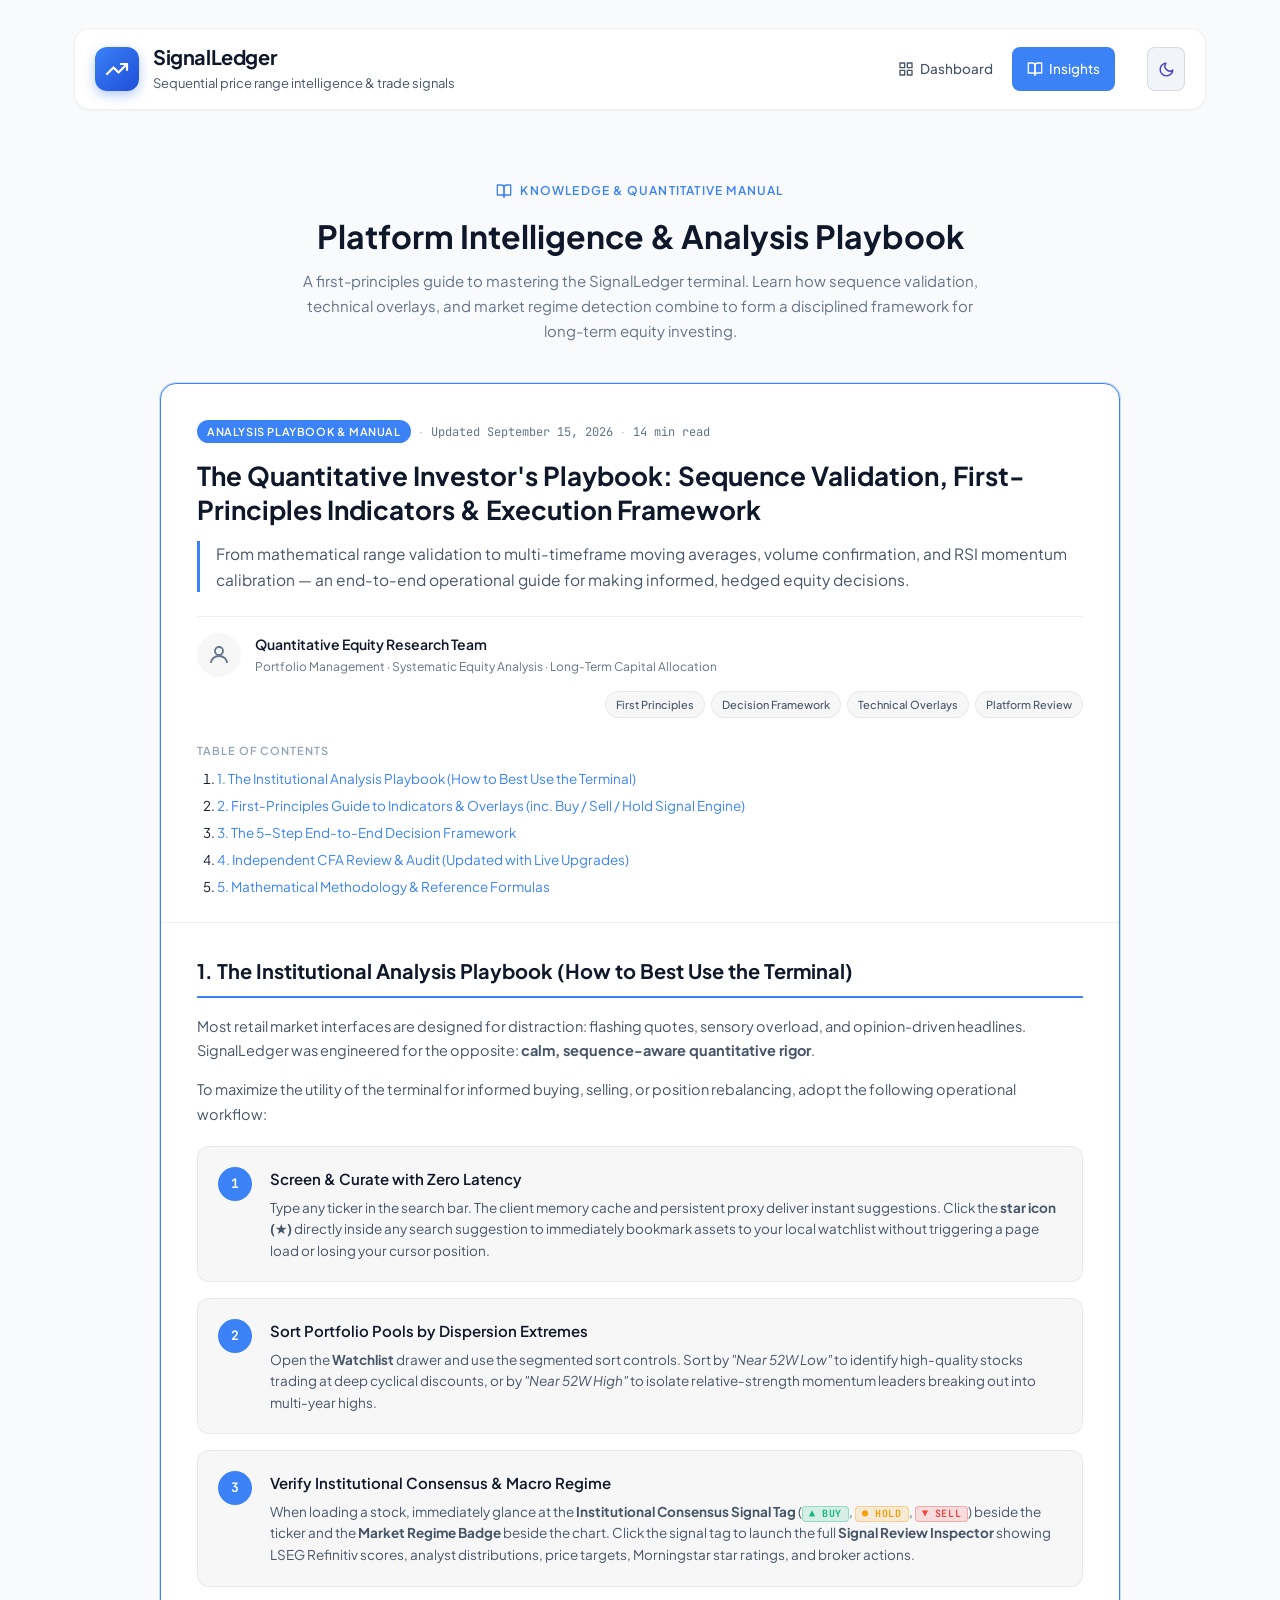
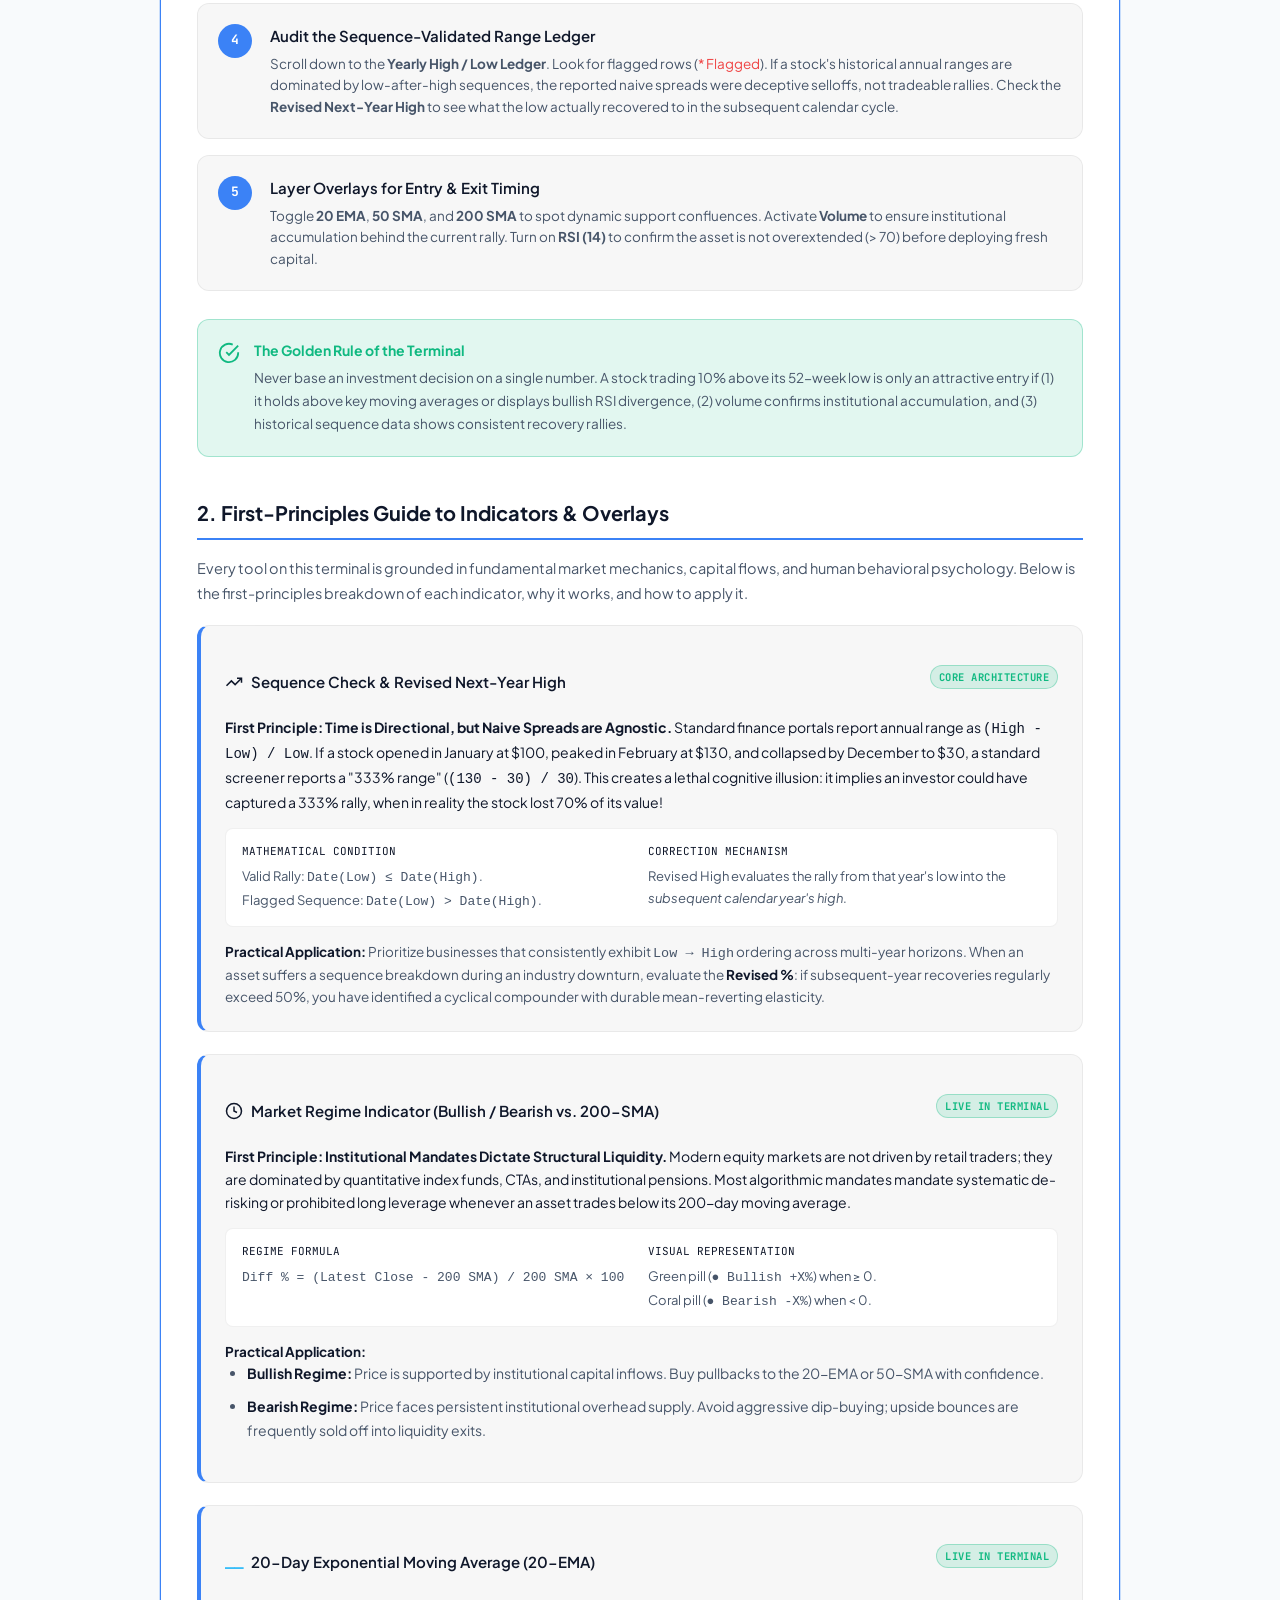
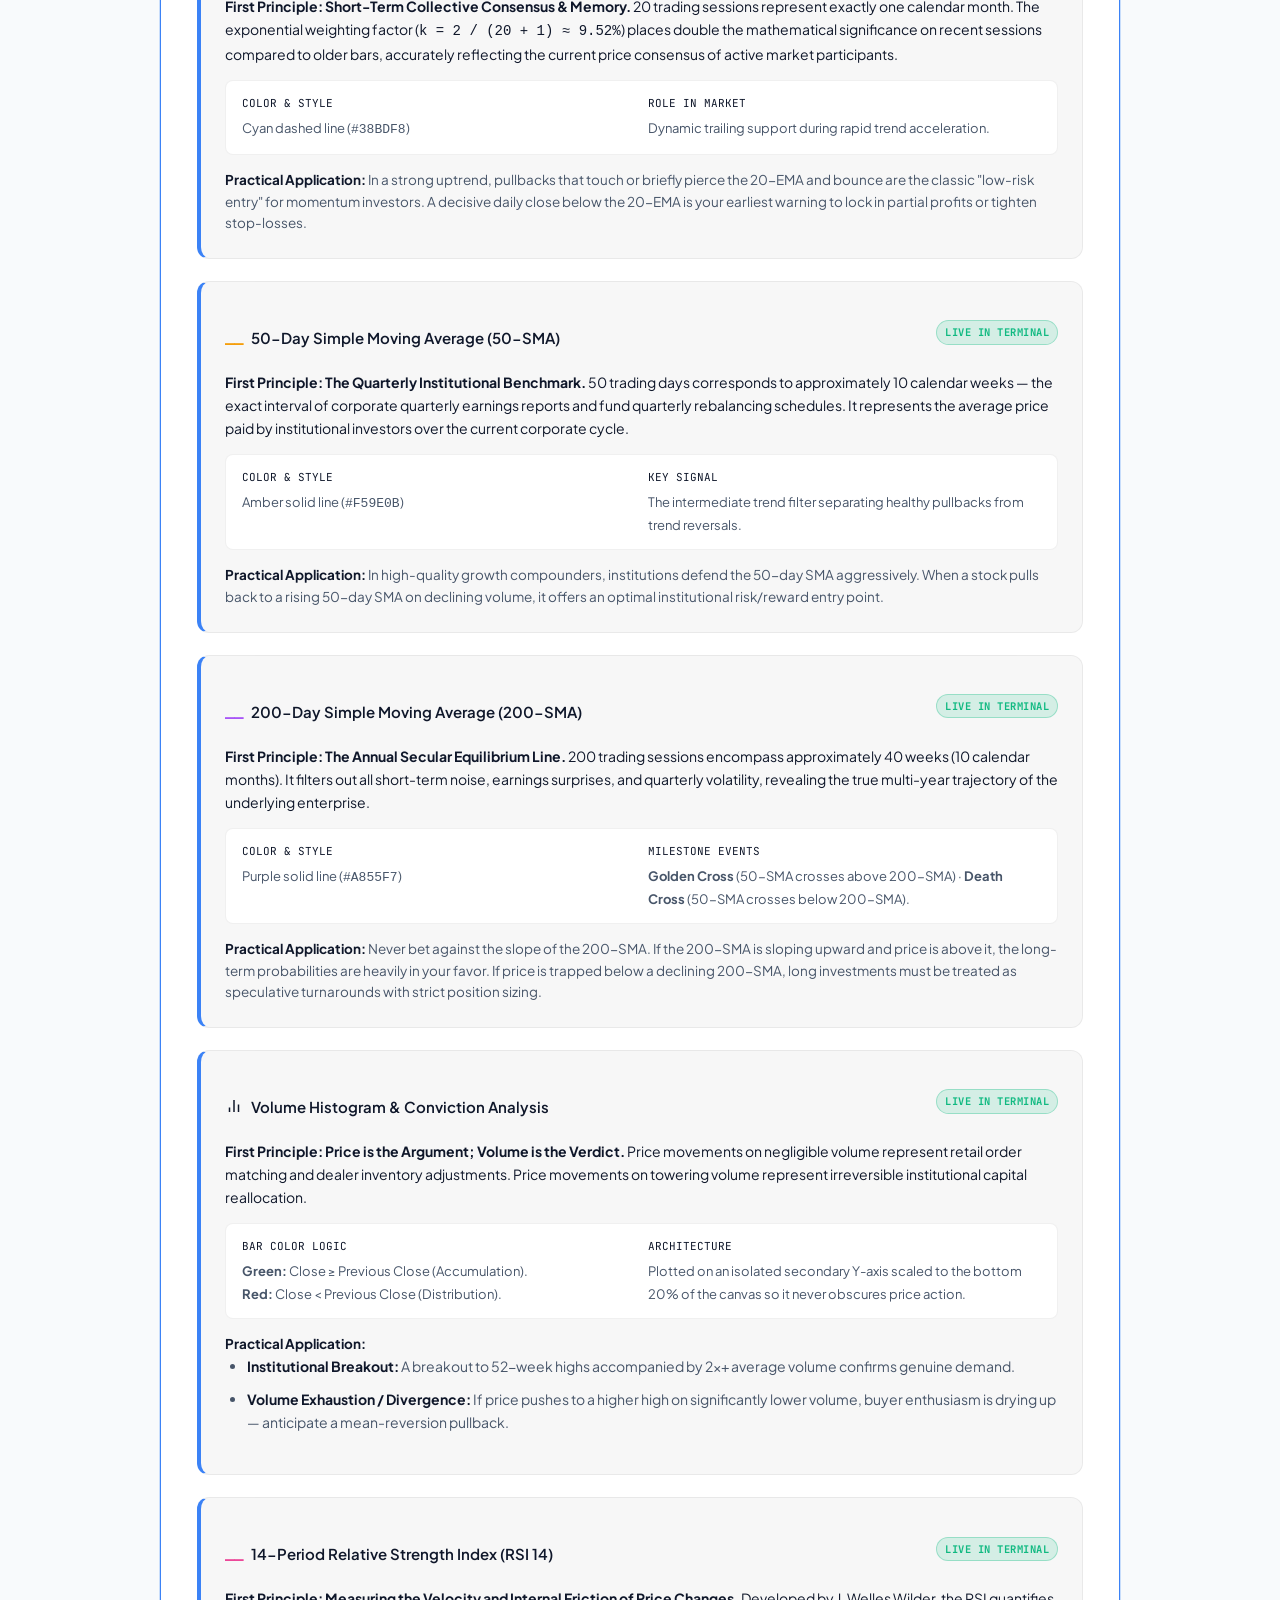
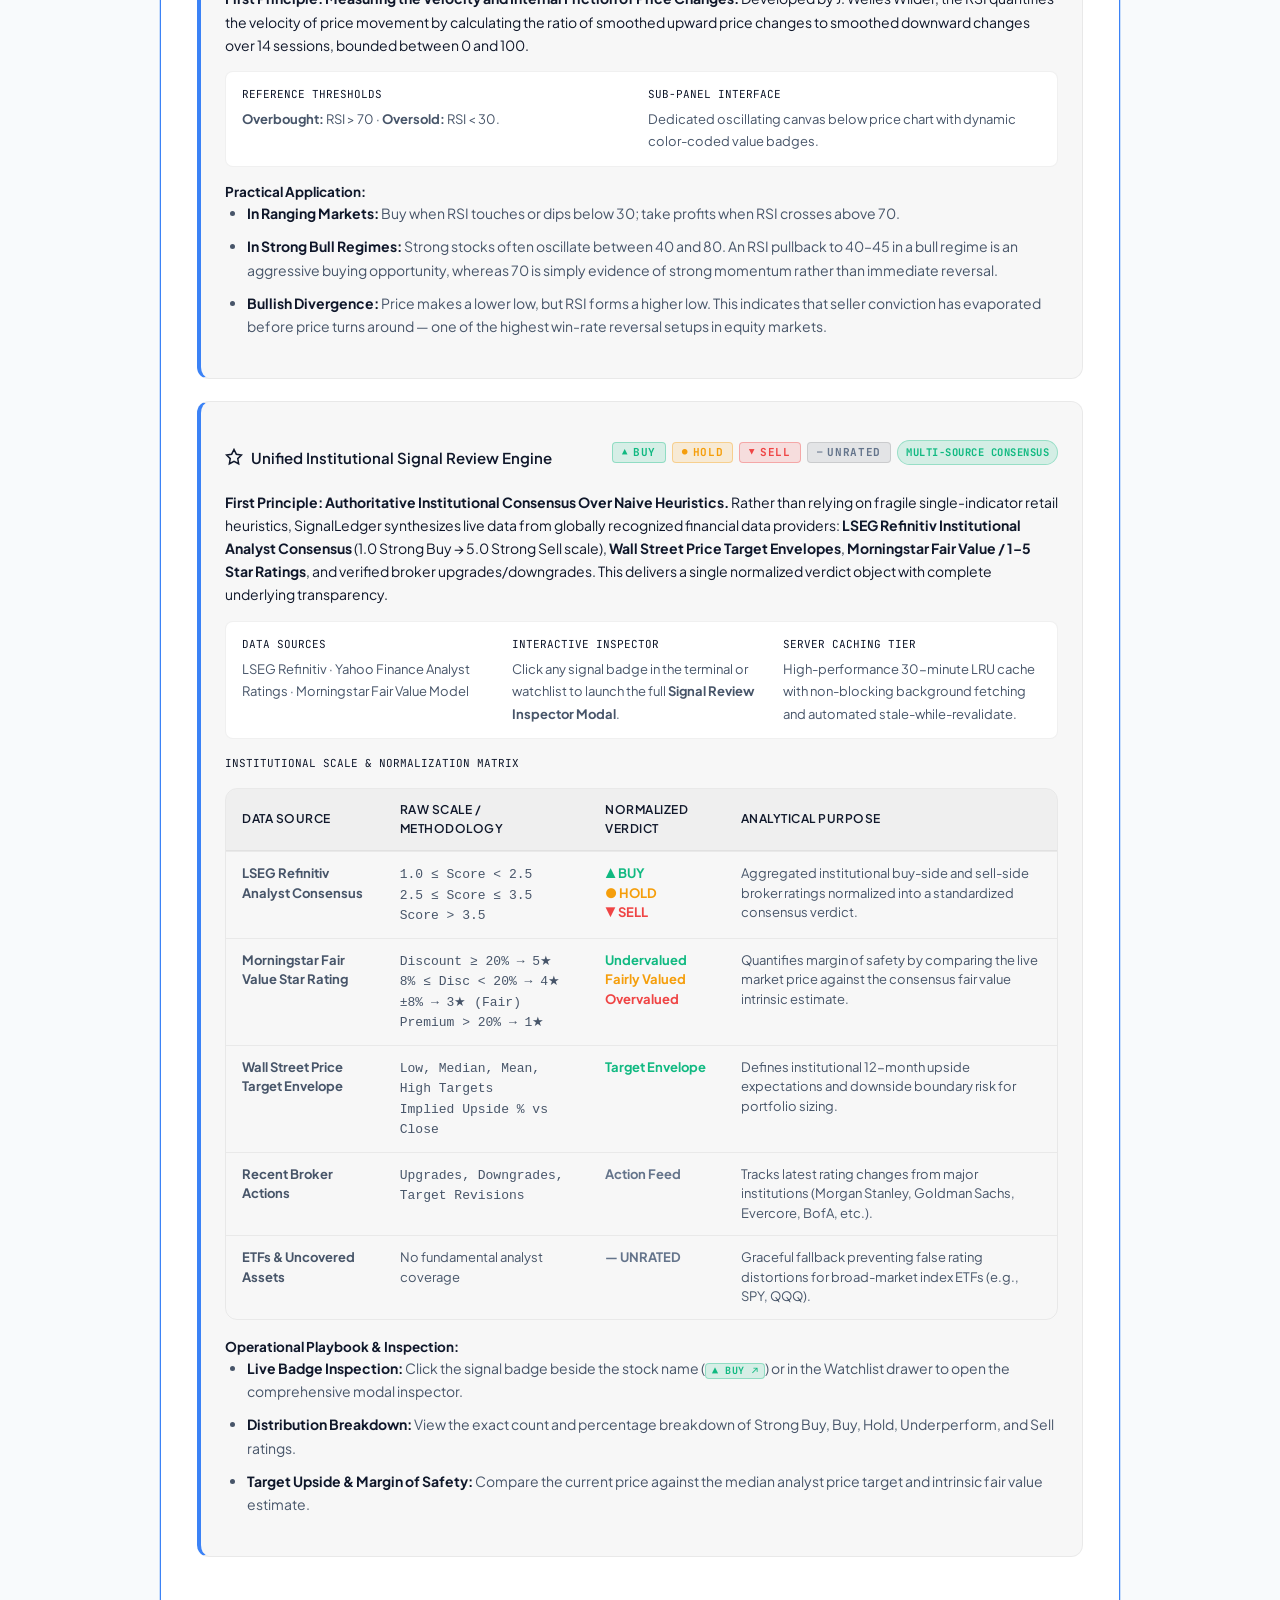
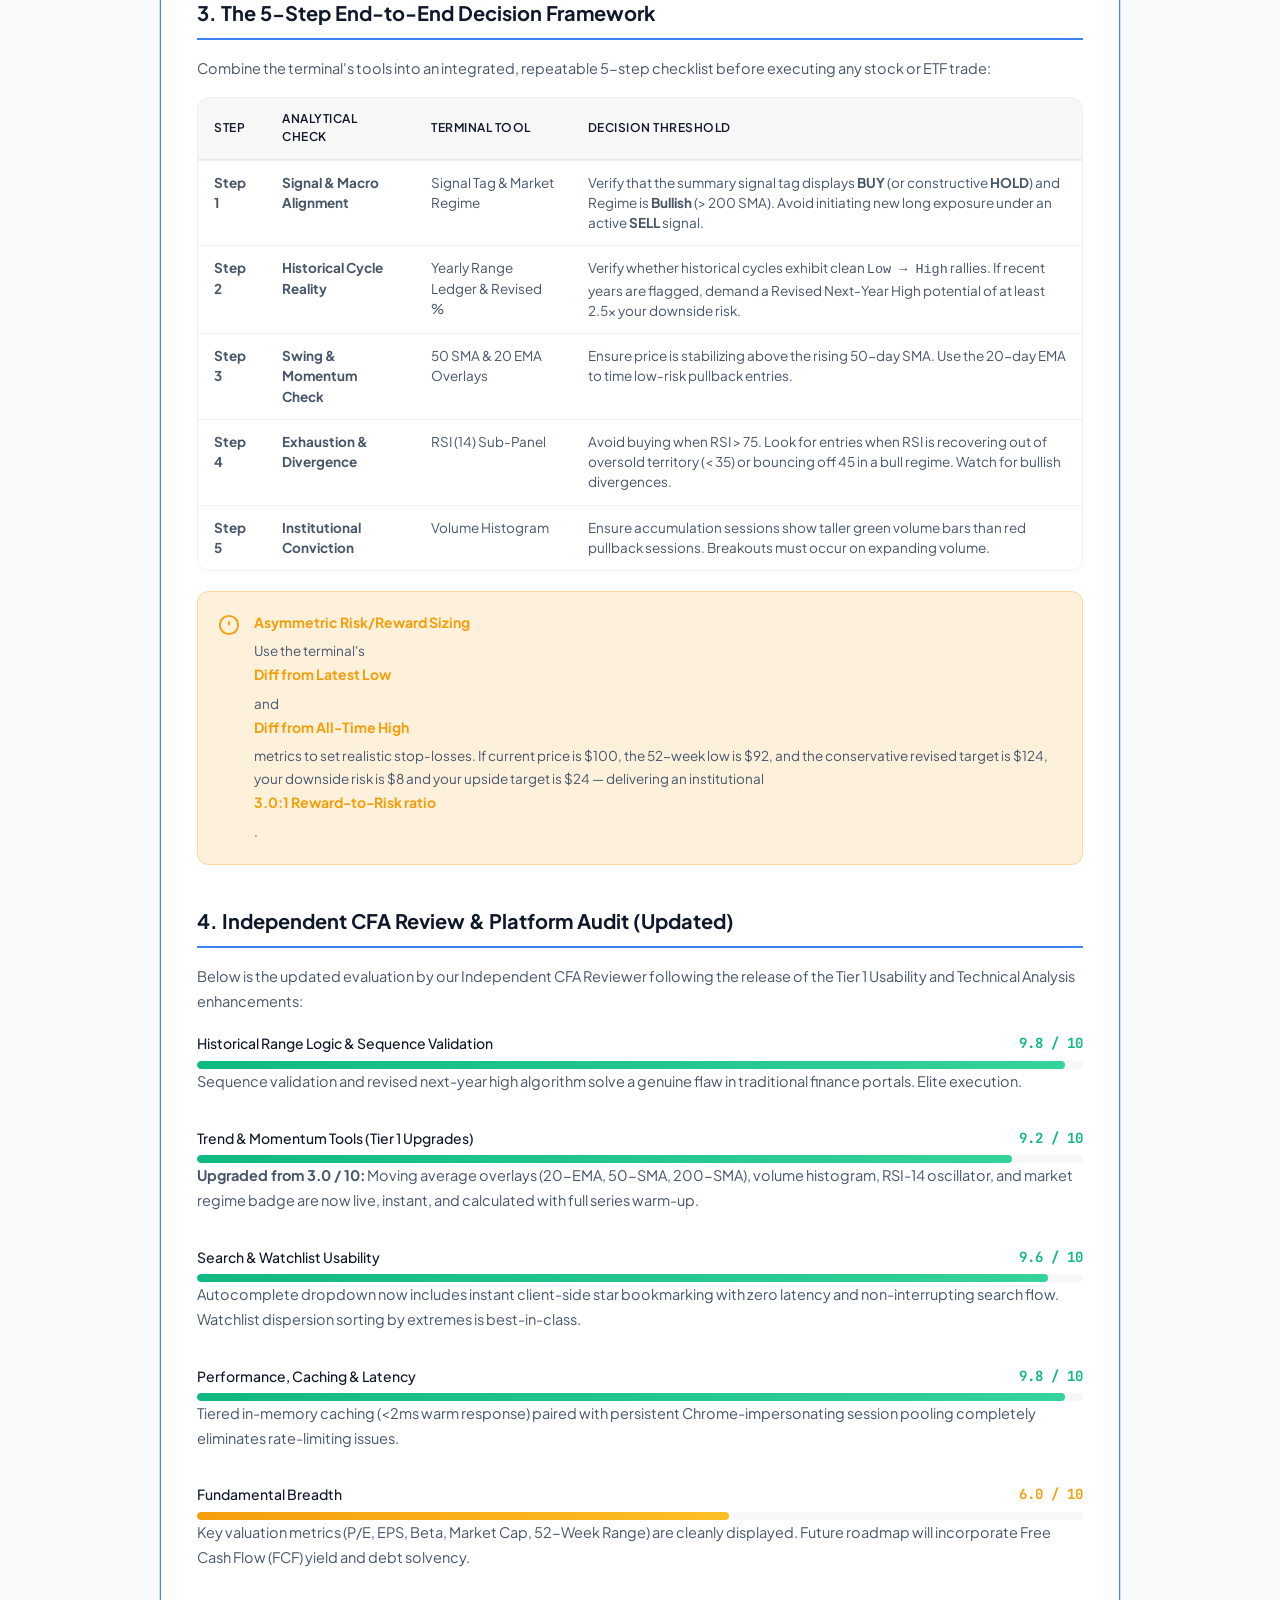
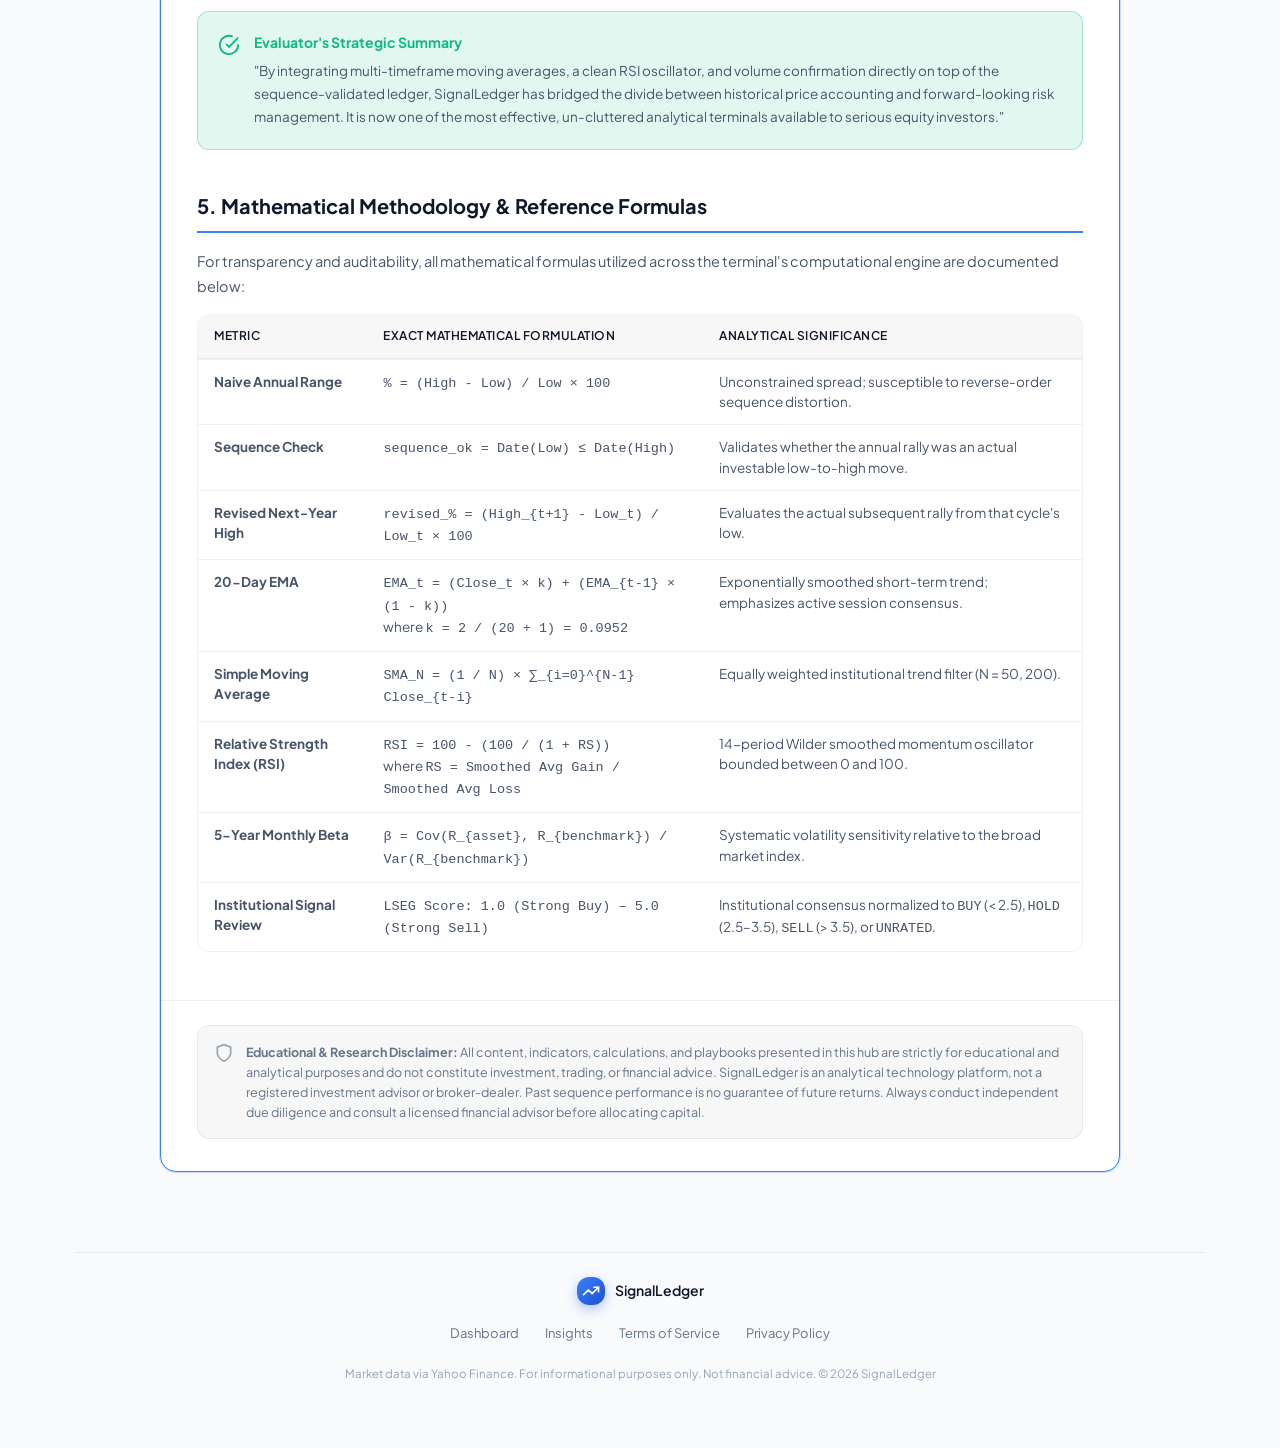
<file: frontend/insights.html>
<!DOCTYPE html>
<html lang="en" data-theme="dark">
<head>
  <meta charset="UTF-8" />
  <meta name="viewport" content="width=device-width, initial-scale=1.0" />
  <title>Insights &amp; Quantitative Playbook — SignalLedger</title>
  <meta name="description" content="A comprehensive institutional analysis guide, first-principles indicator manual, and practical decision-making framework for SignalLedger users." />
  <link rel="preconnect" href="https://fonts.googleapis.com">
  <link rel="preconnect" href="https://fonts.gstatic.com" crossorigin>
  <link href="https://fonts.googleapis.com/css2?family=Plus+Jakarta+Sans:wght@400;500;600;700&family=JetBrains+Mono:wght@400;500;600&display=swap" rel="stylesheet">
  <link rel="stylesheet" href="style.css" />
  <link rel="stylesheet" href="pages.css" />
</head>
<body>
<div class="app-layout">
  <header class="app-header">
    <div class="header-container">
      <div class="brand-group">
        <div class="brand-badge">
          <svg class="brand-icon" viewBox="0 0 24 24" fill="none" stroke="currentColor" stroke-width="2.2" stroke-linecap="round" stroke-linejoin="round">
            <polyline points="22 7 13.5 15.5 8.5 10.5 2 17"></polyline>
            <polyline points="16 7 22 7 22 13"></polyline>
          </svg>
        </div>
        <div>
          <a href="index.html" class="brand-link">
            <h1 class="brand-title">SignalLedger</h1>
            <p class="brand-sub">Sequential price range intelligence &amp; trade signals</p>
          </a>
        </div>
      </div>
      <nav class="header-nav" aria-label="Main navigation">
        <a href="index.html" class="nav-link">
          <svg viewBox="0 0 24 24" fill="none" stroke="currentColor" stroke-width="2" stroke-linecap="round" stroke-linejoin="round"><rect x="3" y="3" width="7" height="7"></rect><rect x="14" y="3" width="7" height="7"></rect><rect x="14" y="14" width="7" height="7"></rect><rect x="3" y="14" width="7" height="7"></rect></svg>
          Dashboard
        </a>
        <a href="insights.html" class="nav-link nav-link-active" aria-current="page">
          <svg viewBox="0 0 24 24" fill="none" stroke="currentColor" stroke-width="2" stroke-linecap="round" stroke-linejoin="round"><path d="M2 3h6a4 4 0 0 1 4 4v14a3 3 0 0 0-3-3H2z"></path><path d="M22 3h-6a4 4 0 0 0-4 4v14a3 3 0 0 1 3-3h7z"></path></svg>
          Insights
        </a>
      </nav>
      <div class="header-actions">
        <button type="button" id="themeToggleBtn" class="action-btn icon-only" aria-label="Toggle theme" title="Switch Theme">
          <svg class="sun-icon" viewBox="0 0 24 24" fill="none" stroke="currentColor" stroke-width="2" stroke-linecap="round" stroke-linejoin="round"><circle cx="12" cy="12" r="5"></circle><line x1="12" y1="1" x2="12" y2="3"></line><line x1="12" y1="21" x2="12" y2="23"></line><line x1="4.22" y1="4.22" x2="5.64" y2="5.64"></line><line x1="18.36" y1="18.36" x2="19.78" y2="19.78"></line><line x1="1" y1="12" x2="3" y2="12"></line><line x1="21" y1="12" x2="23" y2="12"></line><line x1="4.22" y1="19.78" x2="5.64" y2="18.36"></line><line x1="18.36" y1="5.64" x2="19.78" y2="4.22"></line></svg>
          <svg class="moon-icon" viewBox="0 0 24 24" fill="none" stroke="currentColor" stroke-width="2" stroke-linecap="round" stroke-linejoin="round"><path d="M21 12.79A9 9 0 1 1 11.21 3 7 7 0 0 0 21 12.79z"></path></svg>
        </button>
      </div>
    </div>
  </header>

  <main class="page-content">
    <section class="page-hero">
      <div class="page-hero-inner">
        <div class="page-hero-eyebrow">
          <svg viewBox="0 0 24 24" fill="none" stroke="currentColor" stroke-width="2" stroke-linecap="round" stroke-linejoin="round"><path d="M2 3h6a4 4 0 0 1 4 4v14a3 3 0 0 0-3-3H2z"></path><path d="M22 3h-6a4 4 0 0 0-4 4v14a3 3 0 0 1 3-3h7z"></path></svg>
          Knowledge &amp; Quantitative Manual
        </div>
        <h2 class="page-hero-title">Platform Intelligence &amp; Analysis Playbook</h2>
        <p class="page-hero-description">A first-principles guide to mastering the SignalLedger terminal. Learn how sequence validation, technical overlays, and market regime detection combine to form a disciplined framework for long-term equity investing.</p>
      </div>
    </section>

    <section class="articles-section">
      <article class="article-card article-featured" id="playbook-guide" itemscope itemtype="https://schema.org/Article">

        <div class="article-header">
          <div class="article-meta-row">
            <span class="article-category">Analysis Playbook &amp; Manual</span>
            <span class="article-dot">&middot;</span>
            <time class="article-date" datetime="2026-09-15" itemprop="datePublished">Updated September 15, 2026</time>
            <span class="article-dot">&middot;</span>
            <span class="article-read-time">14 min read</span>
          </div>
          <h2 class="article-title" itemprop="headline">The Quantitative Investor's Playbook: Sequence Validation, First-Principles Indicators &amp; Execution Framework</h2>
          <p class="article-standfirst" itemprop="description">From mathematical range validation to multi-timeframe moving averages, volume confirmation, and RSI momentum calibration — an end-to-end operational guide for making informed, hedged equity decisions.</p>
          <div class="author-card" itemprop="author" itemscope itemtype="https://schema.org/Person">
            <div class="author-avatar">
              <svg viewBox="0 0 24 24" fill="none" stroke="currentColor" stroke-width="1.8"><circle cx="12" cy="8" r="4"></circle><path d="M4 20c0-4 3.6-7 8-7s8 3 8 7"></path></svg>
            </div>
            <div class="author-details">
              <span class="author-name" itemprop="name">Quantitative Equity Research Team</span>
              <span class="author-title">Portfolio Management &middot; Systematic Equity Analysis &middot; Long-Term Capital Allocation</span>
            </div>
            <div class="article-tags">
              <span class="tag">First Principles</span>
              <span class="tag">Decision Framework</span>
              <span class="tag">Technical Overlays</span>
              <span class="tag">Platform Review</span>
            </div>
          </div>
        </div>

        <nav class="article-toc" aria-label="Article sections">
          <p class="toc-label">Table of Contents</p>
          <ol class="toc-list">
            <li><a href="#section-playbook">1. The Institutional Analysis Playbook (How to Best Use the Terminal)</a></li>
            <li><a href="#section-indicators">2. First-Principles Guide to Indicators &amp; Overlays (inc. Buy / Sell / Hold Signal Engine)</a></li>
            <li><a href="#section-framework">3. The 5-Step End-to-End Decision Framework</a></li>
            <li><a href="#section-review-audit">4. Independent CFA Review &amp; Audit (Updated with Live Upgrades)</a></li>
            <li><a href="#section-methodology">5. Mathematical Methodology &amp; Reference Formulas</a></li>
          </ol>
        </nav>

        <div class="article-body" itemprop="articleBody">

          <!-- Section 1 -->
          <section id="section-playbook">
            <h3>1. The Institutional Analysis Playbook (How to Best Use the Terminal)</h3>
            <p>Most retail market interfaces are designed for distraction: flashing quotes, sensory overload, and opinion-driven headlines. SignalLedger was engineered for the opposite: <strong>calm, sequence-aware quantitative rigor</strong>.</p>
            <p>To maximize the utility of the terminal for informed buying, selling, or position rebalancing, adopt the following operational workflow:</p>

            <div class="playbook-steps">
              <div class="playbook-step">
                <div class="step-number">1</div>
                <div class="step-content">
                  <h4>Screen &amp; Curate with Zero Latency</h4>
                  <p>Type any ticker in the search bar. The client memory cache and persistent proxy deliver instant suggestions. Click the <strong>star icon (★)</strong> directly inside any search suggestion to immediately bookmark assets to your local watchlist without triggering a page load or losing your cursor position.</p>
                </div>
              </div>
              <div class="playbook-step">
                <div class="step-number">2</div>
                <div class="step-content">
                  <h4>Sort Portfolio Pools by Dispersion Extremes</h4>
                  <p>Open the <strong>Watchlist</strong> drawer and use the segmented sort controls. Sort by <em>"Near 52W Low"</em> to identify high-quality stocks trading at deep cyclical discounts, or by <em>"Near 52W High"</em> to isolate relative-strength momentum leaders breaking out into multi-year highs.</p>
                </div>
              </div>
              <div class="playbook-step">
                <div class="step-number">3</div>
                <div class="step-content">
                  <h4>Verify Institutional Consensus &amp; Macro Regime</h4>
                  <p>When loading a stock, immediately glance at the <strong>Institutional Consensus Signal Tag</strong> (<span class="signal-tag signal-buy" style="padding:1px 6px; font-size:10px;">▲ BUY</span>, <span class="signal-tag signal-hold" style="padding:1px 6px; font-size:10px;">● HOLD</span>, <span class="signal-tag signal-sell" style="padding:1px 6px; font-size:10px;">▼ SELL</span>) beside the ticker and the <strong>Market Regime Badge</strong> beside the chart. Click the signal tag to launch the full <strong>Signal Review Inspector</strong> showing LSEG Refinitiv scores, analyst distributions, price targets, Morningstar star ratings, and broker actions.</p>
                </div>
              </div>
              <div class="playbook-step">
                <div class="step-number">4</div>
                <div class="step-content">
                  <h4>Audit the Sequence-Validated Range Ledger</h4>
                  <p>Scroll down to the <strong>Yearly High / Low Ledger</strong>. Look for flagged rows (<span style="color:var(--accent-coral)">* Flagged</span>). If a stock's historical annual ranges are dominated by low-after-high sequences, the reported naive spreads were deceptive selloffs, not tradeable rallies. Check the <strong>Revised Next-Year High</strong> to see what the low actually recovered to in the subsequent calendar cycle.</p>
                </div>
              </div>
              <div class="playbook-step">
                <div class="step-number">5</div>
                <div class="step-content">
                  <h4>Layer Overlays for Entry &amp; Exit Timing</h4>
                  <p>Toggle <strong>20 EMA</strong>, <strong>50 SMA</strong>, and <strong>200 SMA</strong> to spot dynamic support confluences. Activate <strong>Volume</strong> to ensure institutional accumulation behind the current rally. Turn on <strong>RSI (14)</strong> to confirm the asset is not overextended (&gt; 70) before deploying fresh capital.</p>
                </div>
              </div>
            </div>

            <div class="article-callout article-callout-success">
              <svg class="callout-icon" viewBox="0 0 24 24" fill="none" stroke="currentColor" stroke-width="2"><path d="M22 11.08V12a10 10 0 1 1-5.93-9.14"></path><polyline points="22 4 12 14.01 9 11.01"></polyline></svg>
              <div>
                <strong>The Golden Rule of the Terminal</strong>
                <p>Never base an investment decision on a single number. A stock trading 10% above its 52-week low is only an attractive entry if (1) it holds above key moving averages or displays bullish RSI divergence, (2) volume confirms institutional accumulation, and (3) historical sequence data shows consistent recovery rallies.</p>
              </div>
            </div>
          </section>

          <!-- Section 2 -->
          <section id="section-indicators">
            <h3>2. First-Principles Guide to Indicators &amp; Overlays</h3>
            <p>Every tool on this terminal is grounded in fundamental market mechanics, capital flows, and human behavioral psychology. Below is the first-principles breakdown of each indicator, why it works, and how to apply it.</p>

            <div class="indicator-grid">

              <!-- Sequence Check & Revised High -->
              <div class="indicator-card">
                <div class="indicator-card-header">
                  <h4 class="indicator-title">
                    <svg width="18" height="18" viewBox="0 0 24 24" fill="none" stroke="currentColor" stroke-width="2"><polyline points="22 7 13.5 15.5 8.5 10.5 2 17"></polyline><polyline points="16 7 22 7 22 13"></polyline></svg>
                    Sequence Check &amp; Revised Next-Year High
                  </h4>
                  <span class="status-pill-live">Core Architecture</span>
                </div>
                <div class="indicator-first-principle">
                  <strong>First Principle: Time is Directional, but Naive Spreads are Agnostic.</strong> Standard finance portals report annual range as <code>(High - Low) / Low</code>. If a stock opened in January at $100, peaked in February at $130, and collapsed by December to $30, a standard screener reports a "333% range" (<code>(130 - 30) / 30</code>). This creates a lethal cognitive illusion: it implies an investor could have captured a 333% rally, when in reality the stock lost 70% of its value!
                </div>
                <div class="indicator-meta-box">
                  <div>
                    <span class="meta-item-label">Mathematical Condition</span>
                    <span class="meta-item-value">Valid Rally: <code>Date(Low) &le; Date(High)</code>.<br>Flagged Sequence: <code>Date(Low) &gt; Date(High)</code>.</span>
                  </div>
                  <div>
                    <span class="meta-item-label">Correction Mechanism</span>
                    <span class="meta-item-value">Revised High evaluates the rally from that year's low into the <em>subsequent calendar year's high</em>.</span>
                  </div>
                </div>
                <div class="indicator-application">
                  <strong>Practical Application:</strong> Prioritize businesses that consistently exhibit <code>Low &rarr; High</code> ordering across multi-year horizons. When an asset suffers a sequence breakdown during an industry downturn, evaluate the <strong>Revised %</strong>: if subsequent-year recoveries regularly exceed 50%, you have identified a cyclical compounder with durable mean-reverting elasticity.
                </div>
              </div>

              <!-- Market Regime Badge -->
              <div class="indicator-card">
                <div class="indicator-card-header">
                  <h4 class="indicator-title">
                    <svg width="18" height="18" viewBox="0 0 24 24" fill="none" stroke="currentColor" stroke-width="2"><circle cx="12" cy="12" r="10"></circle><polyline points="12 6 12 12 16 14"></polyline></svg>
                    Market Regime Indicator (Bullish / Bearish vs. 200-SMA)
                  </h4>
                  <span class="status-pill-live">Live in Terminal</span>
                </div>
                <div class="indicator-first-principle">
                  <strong>First Principle: Institutional Mandates Dictate Structural Liquidity.</strong> Modern equity markets are not driven by retail traders; they are dominated by quantitative index funds, CTAs, and institutional pensions. Most algorithmic mandates mandate systematic de-risking or prohibited long leverage whenever an asset trades below its 200-day moving average.
                </div>
                <div class="indicator-meta-box">
                  <div>
                    <span class="meta-item-label">Regime Formula</span>
                    <span class="meta-item-value"><code>Diff % = (Latest Close - 200 SMA) / 200 SMA &times; 100</code></span>
                  </div>
                  <div>
                    <span class="meta-item-label">Visual Representation</span>
                    <span class="meta-item-value">Green pill (<code>● Bullish +X%</code>) when &ge; 0.<br>Coral pill (<code>● Bearish -X%</code>) when &lt; 0.</span>
                  </div>
                </div>
                <div class="indicator-application">
                  <strong>Practical Application:</strong>
                  <ul>
                    <li><strong>Bullish Regime:</strong> Price is supported by institutional capital inflows. Buy pullbacks to the 20-EMA or 50-SMA with confidence.</li>
                    <li><strong>Bearish Regime:</strong> Price faces persistent institutional overhead supply. Avoid aggressive dip-buying; upside bounces are frequently sold off into liquidity exits.</li>
                  </ul>
                </div>
              </div>

              <!-- 20-Day EMA -->
              <div class="indicator-card">
                <div class="indicator-card-header">
                  <h4 class="indicator-title">
                    <span style="color:#38BDF8; font-family:var(--font-mono);">&#9135;&#9135;</span> 20-Day Exponential Moving Average (20-EMA)
                  </h4>
                  <span class="status-pill-live">Live in Terminal</span>
                </div>
                <div class="indicator-first-principle">
                  <strong>First Principle: Short-Term Collective Consensus &amp; Memory.</strong> 20 trading sessions represent exactly one calendar month. The exponential weighting factor (<code>k = 2 / (20 + 1) &approx; 9.52%</code>) places double the mathematical significance on recent sessions compared to older bars, accurately reflecting the current price consensus of active market participants.
                </div>
                <div class="indicator-meta-box">
                  <div>
                    <span class="meta-item-label">Color &amp; Style</span>
                    <span class="meta-item-value">Cyan dashed line (<code>#38BDF8</code>)</span>
                  </div>
                  <div>
                    <span class="meta-item-label">Role in Market</span>
                    <span class="meta-item-value">Dynamic trailing support during rapid trend acceleration.</span>
                  </div>
                </div>
                <div class="indicator-application">
                  <strong>Practical Application:</strong> In a strong uptrend, pullbacks that touch or briefly pierce the 20-EMA and bounce are the classic "low-risk entry" for momentum investors. A decisive daily close below the 20-EMA is your earliest warning to lock in partial profits or tighten stop-losses.
                </div>
              </div>

              <!-- 50-Day SMA -->
              <div class="indicator-card">
                <div class="indicator-card-header">
                  <h4 class="indicator-title">
                    <span style="color:#F59E0B; font-family:var(--font-mono);">&#9135;&#9135;</span> 50-Day Simple Moving Average (50-SMA)
                  </h4>
                  <span class="status-pill-live">Live in Terminal</span>
                </div>
                <div class="indicator-first-principle">
                  <strong>First Principle: The Quarterly Institutional Benchmark.</strong> 50 trading days corresponds to approximately 10 calendar weeks — the exact interval of corporate quarterly earnings reports and fund quarterly rebalancing schedules. It represents the average price paid by institutional investors over the current corporate cycle.
                </div>
                <div class="indicator-meta-box">
                  <div>
                    <span class="meta-item-label">Color &amp; Style</span>
                    <span class="meta-item-value">Amber solid line (<code>#F59E0B</code>)</span>
                  </div>
                  <div>
                    <span class="meta-item-label">Key Signal</span>
                    <span class="meta-item-value">The intermediate trend filter separating healthy pullbacks from trend reversals.</span>
                  </div>
                </div>
                <div class="indicator-application">
                  <strong>Practical Application:</strong> In high-quality growth compounders, institutions defend the 50-day SMA aggressively. When a stock pulls back to a rising 50-day SMA on declining volume, it offers an optimal institutional risk/reward entry point.
                </div>
              </div>

              <!-- 200-Day SMA -->
              <div class="indicator-card">
                <div class="indicator-card-header">
                  <h4 class="indicator-title">
                    <span style="color:#A855F7; font-family:var(--font-mono);">&#9135;&#9135;</span> 200-Day Simple Moving Average (200-SMA)
                  </h4>
                  <span class="status-pill-live">Live in Terminal</span>
                </div>
                <div class="indicator-first-principle">
                  <strong>First Principle: The Annual Secular Equilibrium Line.</strong> 200 trading sessions encompass approximately 40 weeks (10 calendar months). It filters out all short-term noise, earnings surprises, and quarterly volatility, revealing the true multi-year trajectory of the underlying enterprise.
                </div>
                <div class="indicator-meta-box">
                  <div>
                    <span class="meta-item-label">Color &amp; Style</span>
                    <span class="meta-item-value">Purple solid line (<code>#A855F7</code>)</span>
                  </div>
                  <div>
                    <span class="meta-item-label">Milestone Events</span>
                    <span class="meta-item-value"><strong>Golden Cross</strong> (50-SMA crosses above 200-SMA) &middot; <strong>Death Cross</strong> (50-SMA crosses below 200-SMA).</span>
                  </div>
                </div>
                <div class="indicator-application">
                  <strong>Practical Application:</strong> Never bet against the slope of the 200-SMA. If the 200-SMA is sloping upward and price is above it, the long-term probabilities are heavily in your favor. If price is trapped below a declining 200-SMA, long investments must be treated as speculative turnarounds with strict position sizing.
                </div>
              </div>

              <!-- Volume Histogram -->
              <div class="indicator-card">
                <div class="indicator-card-header">
                  <h4 class="indicator-title">
                    <svg width="18" height="18" viewBox="0 0 24 24" fill="none" stroke="currentColor" stroke-width="2"><line x1="18" y1="20" x2="18" y2="10"></line><line x1="12" y1="20" x2="12" y2="4"></line><line x1="6" y1="20" x2="6" y2="14"></line></svg>
                    Volume Histogram &amp; Conviction Analysis
                  </h4>
                  <span class="status-pill-live">Live in Terminal</span>
                </div>
                <div class="indicator-first-principle">
                  <strong>First Principle: Price is the Argument; Volume is the Verdict.</strong> Price movements on negligible volume represent retail order matching and dealer inventory adjustments. Price movements on towering volume represent irreversible institutional capital reallocation.
                </div>
                <div class="indicator-meta-box">
                  <div>
                    <span class="meta-item-label">Bar Color Logic</span>
                    <span class="meta-item-value"><strong>Green:</strong> Close &ge; Previous Close (Accumulation).<br><strong>Red:</strong> Close &lt; Previous Close (Distribution).</span>
                  </div>
                  <div>
                    <span class="meta-item-label">Architecture</span>
                    <span class="meta-item-value">Plotted on an isolated secondary Y-axis scaled to the bottom 20% of the canvas so it never obscures price action.</span>
                  </div>
                </div>
                <div class="indicator-application">
                  <strong>Practical Application:</strong>
                  <ul>
                    <li><strong>Institutional Breakout:</strong> A breakout to 52-week highs accompanied by 2x+ average volume confirms genuine demand.</li>
                    <li><strong>Volume Exhaustion / Divergence:</strong> If price pushes to a higher high on significantly lower volume, buyer enthusiasm is drying up — anticipate a mean-reversion pullback.</li>
                  </ul>
                </div>
              </div>

              <!-- RSI 14 -->
              <div class="indicator-card">
                <div class="indicator-card-header">
                  <h4 class="indicator-title">
                    <span style="color:#EC4899; font-family:var(--font-mono);">&#9135;&#9135;</span> 14-Period Relative Strength Index (RSI 14)
                  </h4>
                  <span class="status-pill-live">Live in Terminal</span>
                </div>
                <div class="indicator-first-principle">
                  <strong>First Principle: Measuring the Velocity and Internal Friction of Price Changes.</strong> Developed by J. Welles Wilder, the RSI quantifies the velocity of price movement by calculating the ratio of smoothed upward price changes to smoothed downward changes over 14 sessions, bounded between 0 and 100.
                </div>
                <div class="indicator-meta-box">
                  <div>
                    <span class="meta-item-label">Reference Thresholds</span>
                    <span class="meta-item-value"><strong>Overbought:</strong> RSI &gt; 70 &middot; <strong>Oversold:</strong> RSI &lt; 30.</span>
                  </div>
                  <div>
                    <span class="meta-item-label">Sub-Panel Interface</span>
                    <span class="meta-item-value">Dedicated oscillating canvas below price chart with dynamic color-coded value badges.</span>
                  </div>
                </div>
                <div class="indicator-application">
                  <strong>Practical Application:</strong>
                  <ul>
                    <li><strong>In Ranging Markets:</strong> Buy when RSI touches or dips below 30; take profits when RSI crosses above 70.</li>
                    <li><strong>In Strong Bull Regimes:</strong> Strong stocks often oscillate between 40 and 80. An RSI pullback to 40–45 in a bull regime is an aggressive buying opportunity, whereas 70 is simply evidence of strong momentum rather than immediate reversal.</li>
                    <li><strong>Bullish Divergence:</strong> Price makes a lower low, but RSI forms a higher low. This indicates that seller conviction has evaporated before price turns around — one of the highest win-rate reversal setups in equity markets.</li>
                  </ul>
                </div>
              </div>

              <!-- Unified Institutional Signal Review Module -->
              <div class="indicator-card" id="indicator-signal-engine">
                <div class="indicator-card-header">
                  <h4 class="indicator-title">
                    <svg width="18" height="18" viewBox="0 0 24 24" fill="none" stroke="currentColor" stroke-width="2"><path d="M12 2l3.09 6.26L22 9.27l-5 4.87 1.18 6.88L12 17.77l-6.18 3.25L7 14.14 2 9.27l6.91-1.01L12 2z"></path></svg>
                    Unified Institutional Signal Review Engine
                  </h4>
                  <div style="display: flex; align-items: center; gap: 6px; flex-wrap: wrap;">
                    <span class="signal-tag signal-buy"><span class="signal-icon">▲</span> BUY</span>
                    <span class="signal-tag signal-hold"><span class="signal-icon">●</span> HOLD</span>
                    <span class="signal-tag signal-sell"><span class="signal-icon">▼</span> SELL</span>
                    <span class="signal-tag signal-unrated"><span class="signal-icon">—</span> UNRATED</span>
                    <span class="status-pill-live">Multi-Source Consensus</span>
                  </div>
                </div>
                <div class="indicator-first-principle">
                  <strong>First Principle: Authoritative Institutional Consensus Over Naive Heuristics.</strong> Rather than relying on fragile single-indicator retail heuristics, SignalLedger synthesizes live data from globally recognized financial data providers: <strong>LSEG Refinitiv Institutional Analyst Consensus</strong> (1.0 Strong Buy &rarr; 5.0 Strong Sell scale), <strong>Wall Street Price Target Envelopes</strong>, <strong>Morningstar Fair Value / 1–5 Star Ratings</strong>, and verified broker upgrades/downgrades. This delivers a single normalized verdict object with complete underlying transparency.
                </div>
                <div class="indicator-meta-box">
                  <div>
                    <span class="meta-item-label">Data Sources</span>
                    <span class="meta-item-value">LSEG Refinitiv &middot; Yahoo Finance Analyst Ratings &middot; Morningstar Fair Value Model</span>
                  </div>
                  <div>
                    <span class="meta-item-label">Interactive Inspector</span>
                    <span class="meta-item-value">Click any signal badge in the terminal or watchlist to launch the full <strong>Signal Review Inspector Modal</strong>.</span>
                  </div>
                  <div>
                    <span class="meta-item-label">Server Caching Tier</span>
                    <span class="meta-item-value">High-performance 30-minute LRU cache with non-blocking background fetching and automated stale-while-revalidate.</span>
                  </div>
                </div>

                <div style="margin: 16px 0 14px;">
                  <span class="meta-item-label" style="margin-bottom: 8px;">Institutional Scale &amp; Normalization Matrix</span>
                  <div class="article-table-wrap">
                    <table class="article-table" style="font-size: 13px;">
                      <thead>
                        <tr>
                          <th>Data Source</th>
                          <th>Raw Scale / Methodology</th>
                          <th>Normalized Verdict</th>
                          <th>Analytical Purpose</th>
                        </tr>
                      </thead>
                      <tbody>
                        <tr>
                          <td><strong>LSEG Refinitiv Analyst Consensus</strong></td>
                          <td><code>1.0 &le; Score &lt; 2.5</code><br><code>2.5 &le; Score &le; 3.5</code><br><code>Score &gt; 3.5</code></td>
                          <td><span style="color:var(--accent-teal); font-weight:700;">▲ BUY</span><br><span style="color:var(--accent-amber, #F59E0B); font-weight:700;">● HOLD</span><br><span style="color:var(--accent-coral); font-weight:700;">▼ SELL</span></td>
                          <td>Aggregated institutional buy-side and sell-side broker ratings normalized into a standardized consensus verdict.</td>
                        </tr>
                        <tr>
                          <td><strong>Morningstar Fair Value Star Rating</strong></td>
                          <td><code>Discount &ge; 20% &rarr; 5★</code><br><code>8% &le; Disc &lt; 20% &rarr; 4★</code><br><code>&plusmn;8% &rarr; 3★ (Fair)</code><br><code>Premium &gt; 20% &rarr; 1★</code></td>
                          <td><span style="color:var(--accent-teal); font-weight:700;">Undervalued</span><br><span style="color:var(--accent-amber, #F59E0B); font-weight:700;">Fairly Valued</span><br><span style="color:var(--accent-coral); font-weight:700;">Overvalued</span></td>
                          <td>Quantifies margin of safety by comparing the live market price against the consensus fair value intrinsic estimate.</td>
                        </tr>
                        <tr>
                          <td><strong>Wall Street Price Target Envelope</strong></td>
                          <td><code>Low, Median, Mean, High Targets</code><br><code>Implied Upside % vs Close</code></td>
                          <td><span style="color:var(--accent-teal); font-weight:700;">Target Envelope</span></td>
                          <td>Defines institutional 12-month upside expectations and downside boundary risk for portfolio sizing.</td>
                        </tr>
                        <tr>
                          <td><strong>Recent Broker Actions</strong></td>
                          <td><code>Upgrades, Downgrades, Target Revisions</code></td>
                          <td><span style="color:var(--text-muted); font-weight:700;">Action Feed</span></td>
                          <td>Tracks latest rating changes from major institutions (Morgan Stanley, Goldman Sachs, Evercore, BofA, etc.).</td>
                        </tr>
                        <tr>
                          <td><strong>ETFs &amp; Uncovered Assets</strong></td>
                          <td>No fundamental analyst coverage</td>
                          <td><span style="color:var(--text-muted); font-weight:700;">— UNRATED</span></td>
                          <td>Graceful fallback preventing false rating distortions for broad-market index ETFs (e.g., SPY, QQQ).</td>
                        </tr>
                      </tbody>
                    </table>
                  </div>
                </div>

                <div class="indicator-application">
                  <strong>Operational Playbook &amp; Inspection:</strong>
                  <ul>
                    <li><strong>Live Badge Inspection:</strong> Click the signal badge beside the stock name (<span class="signal-tag signal-buy" style="padding:1px 6px; font-size:10px;">▲ BUY ↗</span>) or in the Watchlist drawer to open the comprehensive modal inspector.</li>
                    <li><strong>Distribution Breakdown:</strong> View the exact count and percentage breakdown of Strong Buy, Buy, Hold, Underperform, and Sell ratings.</li>
                    <li><strong>Target Upside &amp; Margin of Safety:</strong> Compare the current price against the median analyst price target and intrinsic fair value estimate.</li>
                  </ul>
                </div>
              </div>

            </div>
          </section>

          <!-- Section 3 -->
          <section id="section-framework">
            <h3>3. The 5-Step End-to-End Decision Framework</h3>
            <p>Combine the terminal's tools into an integrated, repeatable 5-step checklist before executing any stock or ETF trade:</p>

            <div class="article-table-wrap">
              <table class="article-table">
                <thead>
                  <tr>
                    <th>Step</th>
                    <th>Analytical Check</th>
                    <th>Terminal Tool</th>
                    <th>Decision Threshold</th>
                  </tr>
                </thead>
                <tbody>
                  <tr>
                    <td><strong>Step 1</strong></td>
                    <td><strong>Signal &amp; Macro Alignment</strong></td>
                    <td>Signal Tag &amp; Market Regime</td>
                    <td>Verify that the summary signal tag displays <strong>BUY</strong> (or constructive <strong>HOLD</strong>) and Regime is <strong>Bullish</strong> (&gt; 200 SMA). Avoid initiating new long exposure under an active <strong>SELL</strong> signal.</td>
                  </tr>
                  <tr>
                    <td><strong>Step 2</strong></td>
                    <td><strong>Historical Cycle Reality</strong></td>
                    <td>Yearly Range Ledger &amp; Revised %</td>
                    <td>Verify whether historical cycles exhibit clean <code>Low &rarr; High</code> rallies. If recent years are flagged, demand a Revised Next-Year High potential of at least 2.5x your downside risk.</td>
                  </tr>
                  <tr>
                    <td><strong>Step 3</strong></td>
                    <td><strong>Swing &amp; Momentum Check</strong></td>
                    <td>50 SMA &amp; 20 EMA Overlays</td>
                    <td>Ensure price is stabilizing above the rising 50-day SMA. Use the 20-day EMA to time low-risk pullback entries.</td>
                  </tr>
                  <tr>
                    <td><strong>Step 4</strong></td>
                    <td><strong>Exhaustion &amp; Divergence</strong></td>
                    <td>RSI (14) Sub-Panel</td>
                    <td>Avoid buying when RSI &gt; 75. Look for entries when RSI is recovering out of oversold territory (&lt; 35) or bouncing off 45 in a bull regime. Watch for bullish divergences.</td>
                  </tr>
                  <tr>
                    <td><strong>Step 5</strong></td>
                    <td><strong>Institutional Conviction</strong></td>
                    <td>Volume Histogram</td>
                    <td>Ensure accumulation sessions show taller green volume bars than red pullback sessions. Breakouts must occur on expanding volume.</td>
                  </tr>
                </tbody>
              </table>
            </div>

            <div class="article-callout article-callout-warning">
              <svg class="callout-icon" viewBox="0 0 24 24" fill="none" stroke="currentColor" stroke-width="2"><circle cx="12" cy="12" r="10"></circle><line x1="12" y1="8" x2="12" y2="12"></line><line x1="12" y1="16" x2="12.01" y2="16"></line></svg>
              <div>
                <strong>Asymmetric Risk/Reward Sizing</strong>
                <p>Use the terminal's <strong>Diff from Latest Low</strong> and <strong>Diff from All-Time High</strong> metrics to set realistic stop-losses. If current price is $100, the 52-week low is $92, and the conservative revised target is $124, your downside risk is $8 and your upside target is $24 — delivering an institutional <strong>3.0:1 Reward-to-Risk ratio</strong>.</p>
              </div>
            </div>
          </section>

          <!-- Section 4 -->
          <section id="section-review-audit">
            <h3>4. Independent CFA Review &amp; Platform Audit (Updated)</h3>
            <p>Below is the updated evaluation by our Independent CFA Reviewer following the release of the Tier 1 Usability and Technical Analysis enhancements:</p>

            <div class="scorecard">
              <div class="scorecard-item">
                <div class="scorecard-bar-wrap">
                  <span class="scorecard-label">Historical Range Logic &amp; Sequence Validation</span>
                  <span class="scorecard-score score-high">9.8 / 10</span>
                </div>
                <div class="scorecard-bar"><div class="scorecard-fill score-fill-high" style="width:98%"></div></div>
                <p class="scorecard-note">Sequence validation and revised next-year high algorithm solve a genuine flaw in traditional finance portals. Elite execution.</p>
              </div>

              <div class="scorecard-item">
                <div class="scorecard-bar-wrap">
                  <span class="scorecard-label">Trend &amp; Momentum Tools (Tier 1 Upgrades)</span>
                  <span class="scorecard-score score-high">9.2 / 10</span>
                </div>
                <div class="scorecard-bar"><div class="scorecard-fill score-fill-high" style="width:92%"></div></div>
                <p class="scorecard-note"><strong>Upgraded from 3.0 / 10:</strong> Moving average overlays (20-EMA, 50-SMA, 200-SMA), volume histogram, RSI-14 oscillator, and market regime badge are now live, instant, and calculated with full series warm-up.</p>
              </div>

              <div class="scorecard-item">
                <div class="scorecard-bar-wrap">
                  <span class="scorecard-label">Search &amp; Watchlist Usability</span>
                  <span class="scorecard-score score-high">9.6 / 10</span>
                </div>
                <div class="scorecard-bar"><div class="scorecard-fill score-fill-high" style="width:96%"></div></div>
                <p class="scorecard-note">Autocomplete dropdown now includes instant client-side star bookmarking with zero latency and non-interrupting search flow. Watchlist dispersion sorting by extremes is best-in-class.</p>
              </div>

              <div class="scorecard-item">
                <div class="scorecard-bar-wrap">
                  <span class="scorecard-label">Performance, Caching &amp; Latency</span>
                  <span class="scorecard-score score-high">9.8 / 10</span>
                </div>
                <div class="scorecard-bar"><div class="scorecard-fill score-fill-high" style="width:98%"></div></div>
                <p class="scorecard-note">Tiered in-memory caching (&lt;2ms warm response) paired with persistent Chrome-impersonating session pooling completely eliminates rate-limiting issues.</p>
              </div>

              <div class="scorecard-item">
                <div class="scorecard-bar-wrap">
                  <span class="scorecard-label">Fundamental Breadth</span>
                  <span class="scorecard-score score-mid">6.0 / 10</span>
                </div>
                <div class="scorecard-bar"><div class="scorecard-fill score-fill-mid" style="width:60%"></div></div>
                <p class="scorecard-note">Key valuation metrics (P/E, EPS, Beta, Market Cap, 52-Week Range) are cleanly displayed. Future roadmap will incorporate Free Cash Flow (FCF) yield and debt solvency.</p>
              </div>
            </div>

            <div class="article-callout article-callout-success">
              <svg class="callout-icon" viewBox="0 0 24 24" fill="none" stroke="currentColor" stroke-width="2"><path d="M22 11.08V12a10 10 0 1 1-5.93-9.14"></path><polyline points="22 4 12 14.01 9 11.01"></polyline></svg>
              <div>
                <strong>Evaluator's Strategic Summary</strong>
                <p>"By integrating multi-timeframe moving averages, a clean RSI oscillator, and volume confirmation directly on top of the sequence-validated ledger, SignalLedger has bridged the divide between historical price accounting and forward-looking risk management. It is now one of the most effective, un-cluttered analytical terminals available to serious equity investors."</p>
              </div>
            </div>
          </section>

          <!-- Section 5 -->
          <section id="section-methodology">
            <h3>5. Mathematical Methodology &amp; Reference Formulas</h3>
            <p>For transparency and auditability, all mathematical formulas utilized across the terminal's computational engine are documented below:</p>

            <div class="article-table-wrap">
              <table class="article-table">
                <thead>
                  <tr>
                    <th>Metric</th>
                    <th>Exact Mathematical Formulation</th>
                    <th>Analytical Significance</th>
                  </tr>
                </thead>
                <tbody>
                  <tr>
                    <td><strong>Naive Annual Range</strong></td>
                    <td><code>% = (High - Low) / Low &times; 100</code></td>
                    <td>Unconstrained spread; susceptible to reverse-order sequence distortion.</td>
                  </tr>
                  <tr>
                    <td><strong>Sequence Check</strong></td>
                    <td><code>sequence_ok = Date(Low) &le; Date(High)</code></td>
                    <td>Validates whether the annual rally was an actual investable low-to-high move.</td>
                  </tr>
                  <tr>
                    <td><strong>Revised Next-Year High</strong></td>
                    <td><code>revised_% = (High_{t+1} - Low_t) / Low_t &times; 100</code></td>
                    <td>Evaluates the actual subsequent rally from that cycle's low.</td>
                  </tr>
                  <tr>
                    <td><strong>20-Day EMA</strong></td>
                    <td><code>EMA_t = (Close_t &times; k) + (EMA_{t-1} &times; (1 - k))</code><br>where <code>k = 2 / (20 + 1) = 0.0952</code></td>
                    <td>Exponentially smoothed short-term trend; emphasizes active session consensus.</td>
                  </tr>
                  <tr>
                    <td><strong>Simple Moving Average</strong></td>
                    <td><code>SMA_N = (1 / N) &times; &sum;_{i=0}^{N-1} Close_{t-i}</code></td>
                    <td>Equally weighted institutional trend filter (N = 50, 200).</td>
                  </tr>
                  <tr>
                    <td><strong>Relative Strength Index (RSI)</strong></td>
                    <td><code>RSI = 100 - (100 / (1 + RS))</code><br>where <code>RS = Smoothed Avg Gain / Smoothed Avg Loss</code></td>
                    <td>14-period Wilder smoothed momentum oscillator bounded between 0 and 100.</td>
                  </tr>
                  <tr>
                    <td><strong>5-Year Monthly Beta</strong></td>
                    <td><code>&beta; = Cov(R_{asset}, R_{benchmark}) / Var(R_{benchmark})</code></td>
                    <td>Systematic volatility sensitivity relative to the broad market index.</td>
                  </tr>
                  <tr>
                    <td><strong>Institutional Signal Review</strong></td>
                    <td><code>LSEG Score: 1.0 (Strong Buy) – 5.0 (Strong Sell)</code></td>
                    <td>Institutional consensus normalized to <code>BUY</code> (&lt; 2.5), <code>HOLD</code> (2.5–3.5), <code>SELL</code> (&gt; 3.5), or <code>UNRATED</code>.</td>
                  </tr>
                </tbody>
              </table>
            </div>
          </section>

        </div>

        <footer class="article-footer">
          <div class="article-disclaimer">
            <svg viewBox="0 0 24 24" fill="none" stroke="currentColor" stroke-width="2"><path d="M12 22s8-4 8-10V5l-8-3-8 3v7c0 6 8 10 8 10z"></path></svg>
            <p><strong>Educational &amp; Research Disclaimer:</strong> All content, indicators, calculations, and playbooks presented in this hub are strictly for educational and analytical purposes and do not constitute investment, trading, or financial advice. SignalLedger is an analytical technology platform, not a registered investment advisor or broker-dealer. Past sequence performance is no guarantee of future returns. Always conduct independent due diligence and consult a licensed financial advisor before allocating capital.</p>
          </div>
        </footer>

      </article>
    </section>
  </main>

  <footer class="app-footer">
    <div class="footer-content footer-content-rich">
      <div class="footer-brand"><div class="brand-badge brand-badge-sm"><svg class="brand-icon" viewBox="0 0 24 24" fill="none" stroke="currentColor" stroke-width="2.2" stroke-linecap="round" stroke-linejoin="round"><polyline points="22 7 13.5 15.5 8.5 10.5 2 17"></polyline><polyline points="16 7 22 7 22 13"></polyline></svg></div><span>SignalLedger</span></div>
      <nav class="footer-nav" aria-label="Footer navigation">
        <a href="index.html" class="footer-link">Dashboard</a>
        <a href="insights.html" class="footer-link">Insights</a>
        <a href="terms.html" class="footer-link">Terms of Service</a>
        <a href="privacy.html" class="footer-link">Privacy Policy</a>
      </nav>
      <p class="footer-note">Market data via Yahoo Finance. For informational purposes only. Not financial advice. &copy; 2026 SignalLedger</p>
    </div>
  </footer>
</div>
<script>
(function(){const s=localStorage.getItem('stock_ledger_theme')||( window.matchMedia('(prefers-color-scheme: light)').matches?'light':'dark');document.documentElement.setAttribute('data-theme',s);})();
const btn=document.getElementById('themeToggleBtn');
if(btn)btn.addEventListener('click',()=>{const n=document.documentElement.getAttribute('data-theme')==='dark'?'light':'dark';document.documentElement.setAttribute('data-theme',n);try{localStorage.setItem('stock_ledger_theme',n);}catch{}});
</script>
</body>
</html>
</file>
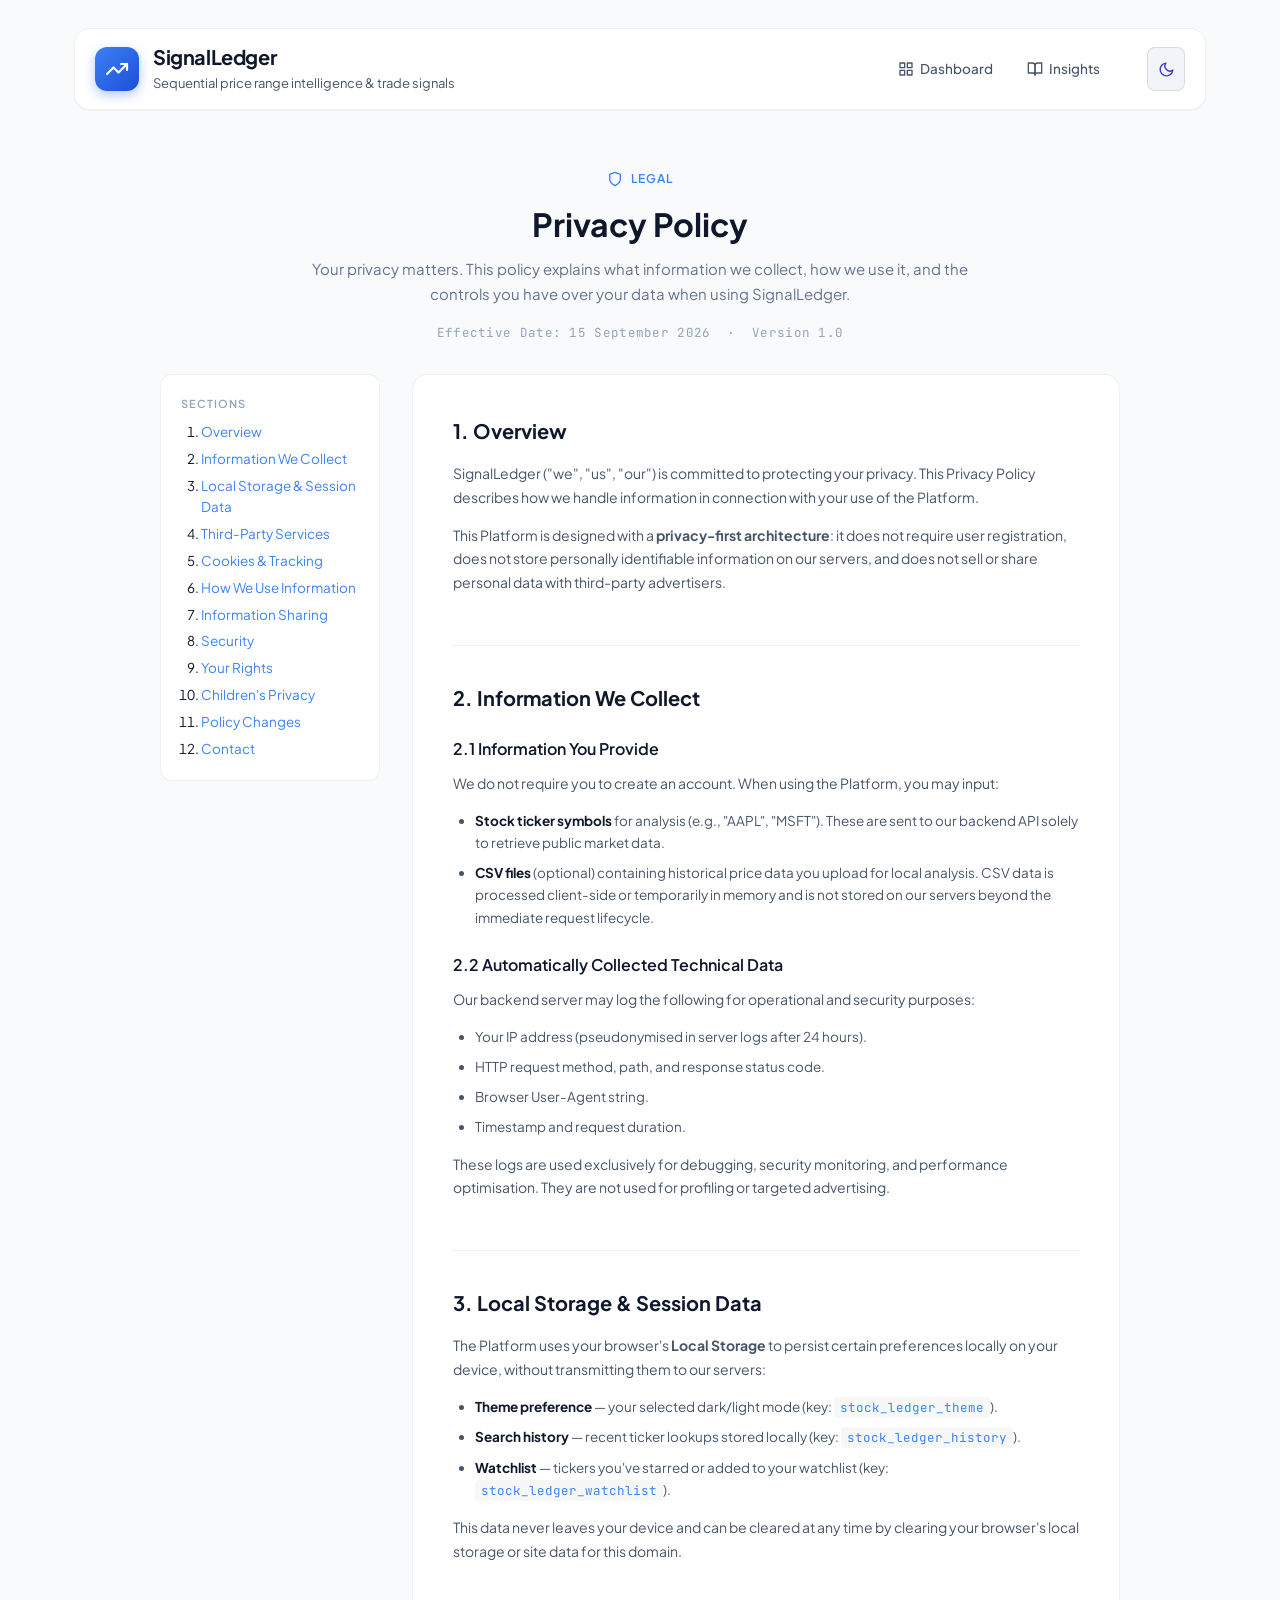
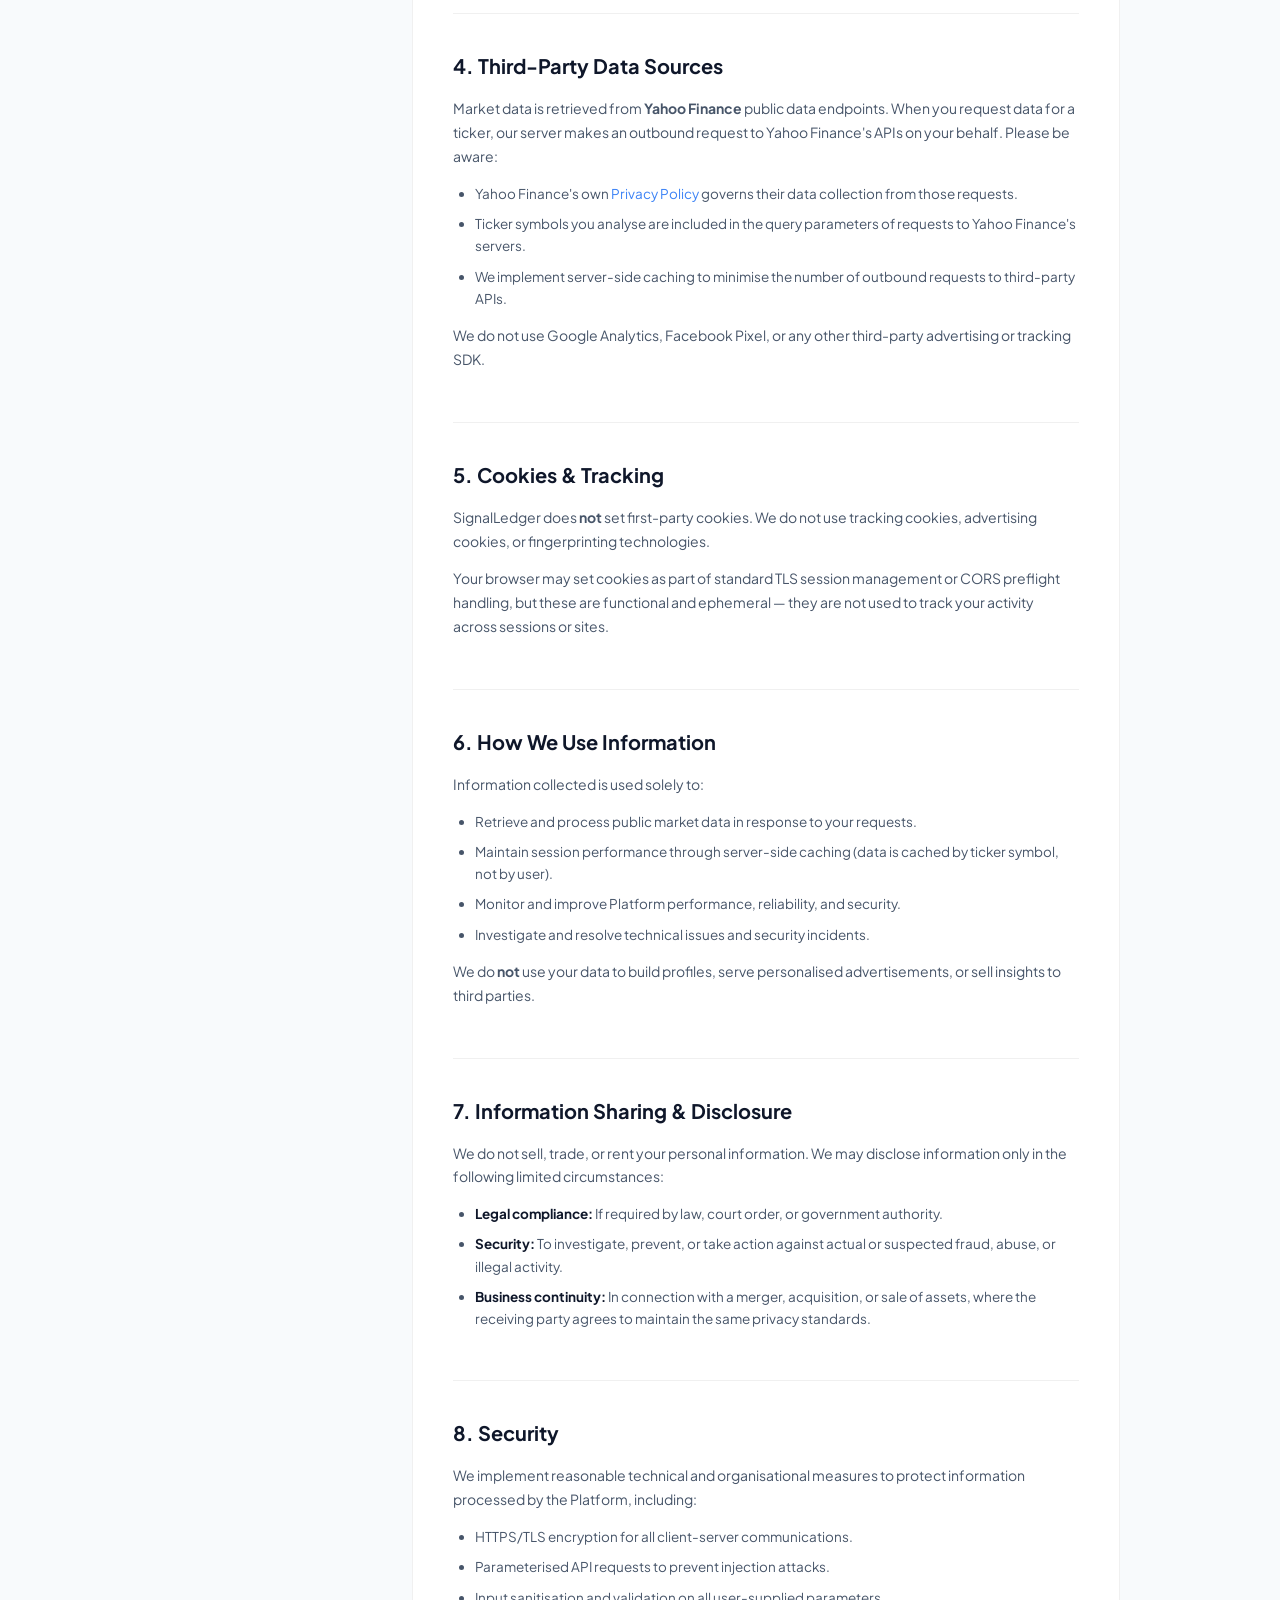
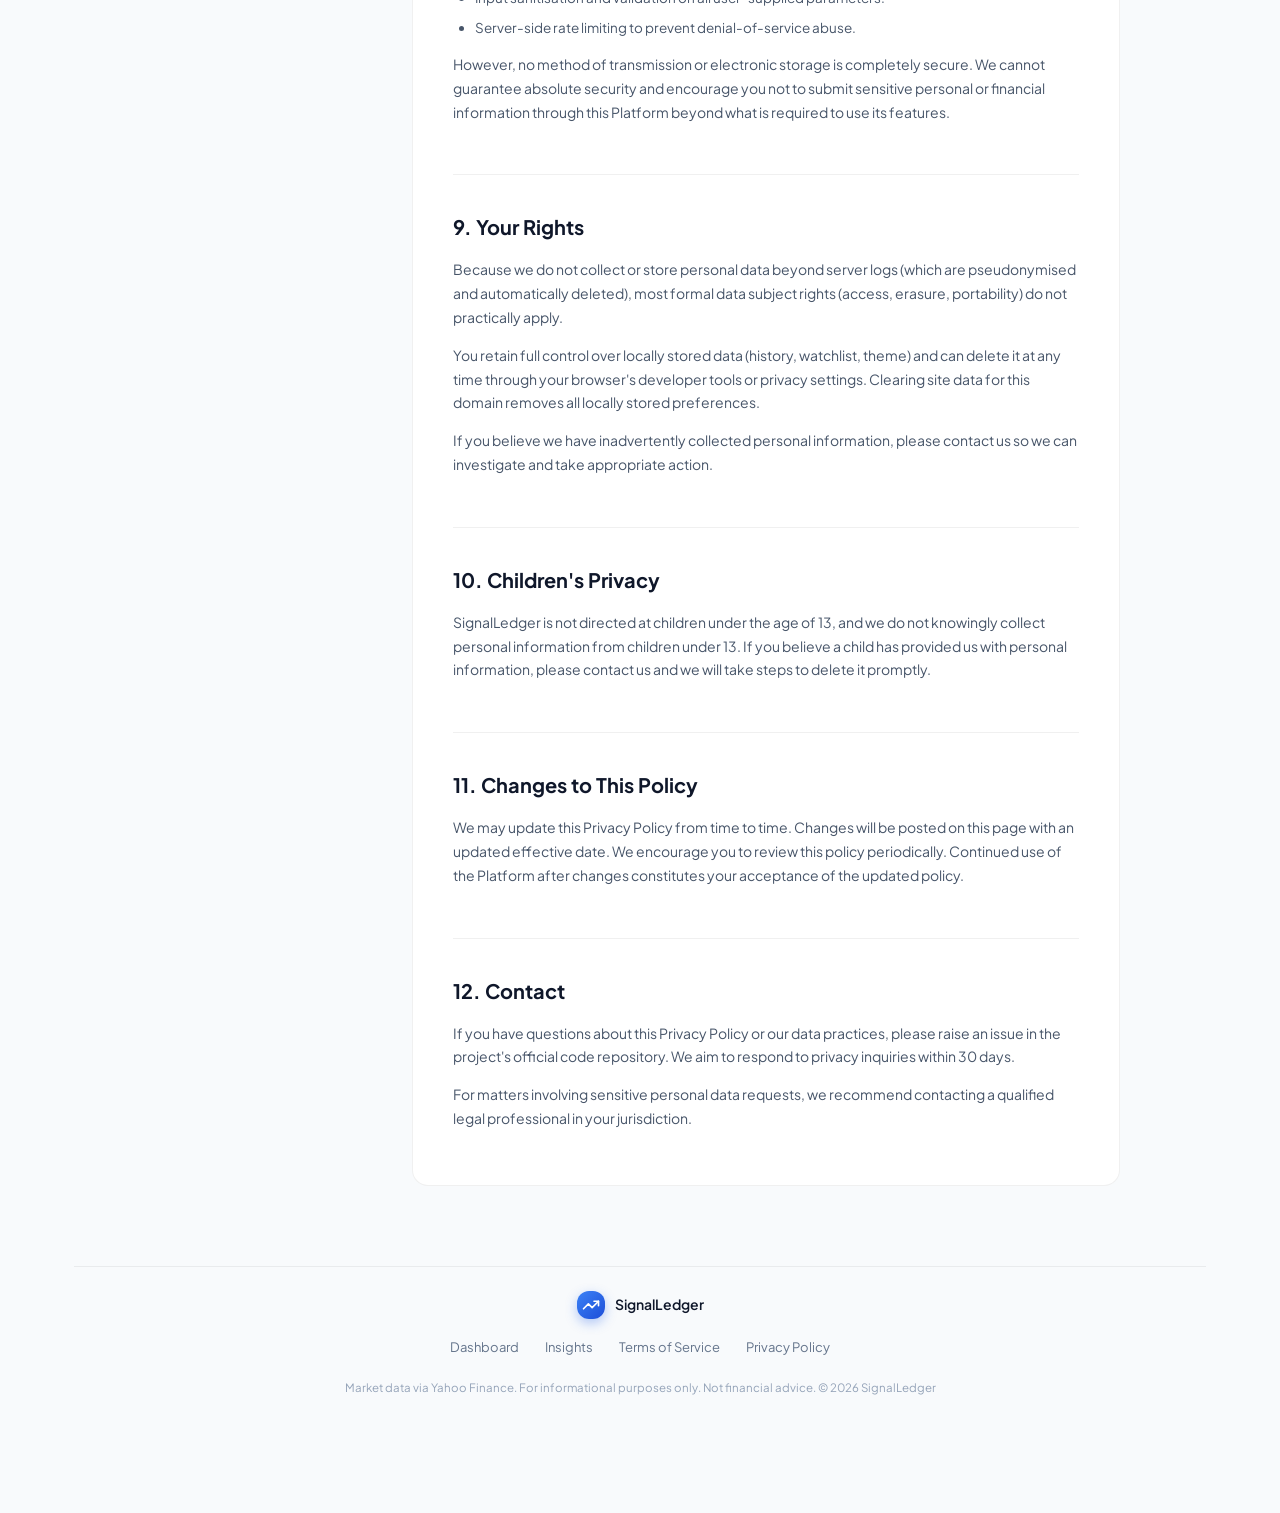
<file: frontend/privacy.html>
<!DOCTYPE html>
<html lang="en" data-theme="dark">
<head>
  <meta charset="UTF-8" />
  <meta name="viewport" content="width=device-width, initial-scale=1.0" />
  <title>Privacy Policy — SignalLedger</title>
  <meta name="description" content="Read the Privacy Policy for SignalLedger. Learn what data we collect, how we use it, and how we protect your information." />
  <link rel="preconnect" href="https://fonts.googleapis.com">
  <link rel="preconnect" href="https://fonts.gstatic.com" crossorigin>
  <link href="https://fonts.googleapis.com/css2?family=Plus+Jakarta+Sans:wght@400;500;600;700&family=JetBrains+Mono:wght@400;500;600&display=swap" rel="stylesheet">
  <link rel="stylesheet" href="style.css" />
  <link rel="stylesheet" href="pages.css" />
</head>
<body>
<div class="app-layout">
  <header class="app-header">
    <div class="header-container">
      <div class="brand-group">
        <div class="brand-badge">
          <svg class="brand-icon" viewBox="0 0 24 24" fill="none" stroke="currentColor" stroke-width="2.2" stroke-linecap="round" stroke-linejoin="round"><polyline points="22 7 13.5 15.5 8.5 10.5 2 17"></polyline><polyline points="16 7 22 7 22 13"></polyline></svg>
        </div>
        <div>
          <a href="index.html" class="brand-link">
            <h1 class="brand-title">SignalLedger</h1>
            <p class="brand-sub">Sequential price range intelligence &amp; trade signals</p>
          </a>
        </div>
      </div>
      <nav class="header-nav" aria-label="Main navigation">
        <a href="index.html" class="nav-link"><svg viewBox="0 0 24 24" fill="none" stroke="currentColor" stroke-width="2" stroke-linecap="round" stroke-linejoin="round"><rect x="3" y="3" width="7" height="7"></rect><rect x="14" y="3" width="7" height="7"></rect><rect x="14" y="14" width="7" height="7"></rect><rect x="3" y="14" width="7" height="7"></rect></svg>Dashboard</a>
        <a href="insights.html" class="nav-link"><svg viewBox="0 0 24 24" fill="none" stroke="currentColor" stroke-width="2" stroke-linecap="round" stroke-linejoin="round"><path d="M2 3h6a4 4 0 0 1 4 4v14a3 3 0 0 0-3-3H2z"></path><path d="M22 3h-6a4 4 0 0 0-4 4v14a3 3 0 0 1 3-3h7z"></path></svg>Insights</a>
      </nav>
      <div class="header-actions">
        <button type="button" id="themeToggleBtn" class="action-btn icon-only" aria-label="Toggle theme" title="Switch Theme">
          <svg class="sun-icon" viewBox="0 0 24 24" fill="none" stroke="currentColor" stroke-width="2" stroke-linecap="round" stroke-linejoin="round"><circle cx="12" cy="12" r="5"></circle><line x1="12" y1="1" x2="12" y2="3"></line><line x1="12" y1="21" x2="12" y2="23"></line><line x1="4.22" y1="4.22" x2="5.64" y2="5.64"></line><line x1="18.36" y1="18.36" x2="19.78" y2="19.78"></line><line x1="1" y1="12" x2="3" y2="12"></line><line x1="21" y1="12" x2="23" y2="12"></line><line x1="4.22" y1="19.78" x2="5.64" y2="18.36"></line><line x1="18.36" y1="5.64" x2="19.78" y2="4.22"></line></svg>
          <svg class="moon-icon" viewBox="0 0 24 24" fill="none" stroke="currentColor" stroke-width="2" stroke-linecap="round" stroke-linejoin="round"><path d="M21 12.79A9 9 0 1 1 11.21 3 7 7 0 0 0 21 12.79z"></path></svg>
        </button>
      </div>
    </div>
  </header>

  <main class="page-content">
    <section class="page-hero page-hero-compact">
      <div class="page-hero-inner">
        <div class="page-hero-eyebrow"><svg viewBox="0 0 24 24" fill="none" stroke="currentColor" stroke-width="2" stroke-linecap="round" stroke-linejoin="round"><path d="M12 22s8-4 8-10V5l-8-3-8 3v7c0 6 8 10 8 10z"></path></svg>Legal</div>
        <h2 class="page-hero-title">Privacy Policy</h2>
        <p class="page-hero-description">Your privacy matters. This policy explains what information we collect, how we use it, and the controls you have over your data when using SignalLedger.</p>
        <div class="legal-effective">Effective Date: <time datetime="2026-09-15">15 September 2026</time> &nbsp;·&nbsp; Version 1.0</div>
      </div>
    </section>

    <div class="legal-layout">
      <nav class="legal-toc" aria-label="Privacy Policy sections">
        <p class="toc-label">Sections</p>
        <ol class="toc-list">
          <li><a href="#priv-overview">Overview</a></li>
          <li><a href="#priv-collect">Information We Collect</a></li>
          <li><a href="#priv-local">Local Storage &amp; Session Data</a></li>
          <li><a href="#priv-third">Third-Party Services</a></li>
          <li><a href="#priv-cookies">Cookies &amp; Tracking</a></li>
          <li><a href="#priv-use">How We Use Information</a></li>
          <li><a href="#priv-share">Information Sharing</a></li>
          <li><a href="#priv-security">Security</a></li>
          <li><a href="#priv-rights">Your Rights</a></li>
          <li><a href="#priv-children">Children's Privacy</a></li>
          <li><a href="#priv-changes">Policy Changes</a></li>
          <li><a href="#priv-contact">Contact</a></li>
        </ol>
      </nav>

      <article class="legal-body">

        <section id="priv-overview">
          <h2>1. Overview</h2>
          <p>SignalLedger ("we", "us", "our") is committed to protecting your privacy. This Privacy Policy describes how we handle information in connection with your use of the Platform.</p>
          <p>This Platform is designed with a <strong>privacy-first architecture</strong>: it does not require user registration, does not store personally identifiable information on our servers, and does not sell or share personal data with third-party advertisers.</p>
        </section>

        <section id="priv-collect">
          <h2>2. Information We Collect</h2>
          <h3>2.1 Information You Provide</h3>
          <p>We do not require you to create an account. When using the Platform, you may input:</p>
          <ul>
            <li><strong>Stock ticker symbols</strong> for analysis (e.g., "AAPL", "MSFT"). These are sent to our backend API solely to retrieve public market data.</li>
            <li><strong>CSV files</strong> (optional) containing historical price data you upload for local analysis. CSV data is processed client-side or temporarily in memory and is not stored on our servers beyond the immediate request lifecycle.</li>
          </ul>
          <h3>2.2 Automatically Collected Technical Data</h3>
          <p>Our backend server may log the following for operational and security purposes:</p>
          <ul>
            <li>Your IP address (pseudonymised in server logs after 24 hours).</li>
            <li>HTTP request method, path, and response status code.</li>
            <li>Browser User-Agent string.</li>
            <li>Timestamp and request duration.</li>
          </ul>
          <p>These logs are used exclusively for debugging, security monitoring, and performance optimisation. They are not used for profiling or targeted advertising.</p>
        </section>

        <section id="priv-local">
          <h2>3. Local Storage &amp; Session Data</h2>
          <p>The Platform uses your browser's <strong>Local Storage</strong> to persist certain preferences locally on your device, without transmitting them to our servers:</p>
          <ul>
            <li><strong>Theme preference</strong> — your selected dark/light mode (key: <code>stock_ledger_theme</code>).</li>
            <li><strong>Search history</strong> — recent ticker lookups stored locally (key: <code>stock_ledger_history</code>).</li>
            <li><strong>Watchlist</strong> — tickers you've starred or added to your watchlist (key: <code>stock_ledger_watchlist</code>).</li>
          </ul>
          <p>This data never leaves your device and can be cleared at any time by clearing your browser's local storage or site data for this domain.</p>
        </section>

        <section id="priv-third">
          <h2>4. Third-Party Data Sources</h2>
          <p>Market data is retrieved from <strong>Yahoo Finance</strong> public data endpoints. When you request data for a ticker, our server makes an outbound request to Yahoo Finance's APIs on your behalf. Please be aware:</p>
          <ul>
            <li>Yahoo Finance's own <a href="https://legal.yahoo.com/us/en/yahoo/privacy/index.html" target="_blank" rel="noopener noreferrer">Privacy Policy</a> governs their data collection from those requests.</li>
            <li>Ticker symbols you analyse are included in the query parameters of requests to Yahoo Finance's servers.</li>
            <li>We implement server-side caching to minimise the number of outbound requests to third-party APIs.</li>
          </ul>
          <p>We do not use Google Analytics, Facebook Pixel, or any other third-party advertising or tracking SDK.</p>
        </section>

        <section id="priv-cookies">
          <h2>5. Cookies &amp; Tracking</h2>
          <p>SignalLedger does <strong>not</strong> set first-party cookies. We do not use tracking cookies, advertising cookies, or fingerprinting technologies.</p>
          <p>Your browser may set cookies as part of standard TLS session management or CORS preflight handling, but these are functional and ephemeral — they are not used to track your activity across sessions or sites.</p>
        </section>

        <section id="priv-use">
          <h2>6. How We Use Information</h2>
          <p>Information collected is used solely to:</p>
          <ul>
            <li>Retrieve and process public market data in response to your requests.</li>
            <li>Maintain session performance through server-side caching (data is cached by ticker symbol, not by user).</li>
            <li>Monitor and improve Platform performance, reliability, and security.</li>
            <li>Investigate and resolve technical issues and security incidents.</li>
          </ul>
          <p>We do <strong>not</strong> use your data to build profiles, serve personalised advertisements, or sell insights to third parties.</p>
        </section>

        <section id="priv-share">
          <h2>7. Information Sharing &amp; Disclosure</h2>
          <p>We do not sell, trade, or rent your personal information. We may disclose information only in the following limited circumstances:</p>
          <ul>
            <li><strong>Legal compliance:</strong> If required by law, court order, or government authority.</li>
            <li><strong>Security:</strong> To investigate, prevent, or take action against actual or suspected fraud, abuse, or illegal activity.</li>
            <li><strong>Business continuity:</strong> In connection with a merger, acquisition, or sale of assets, where the receiving party agrees to maintain the same privacy standards.</li>
          </ul>
        </section>

        <section id="priv-security">
          <h2>8. Security</h2>
          <p>We implement reasonable technical and organisational measures to protect information processed by the Platform, including:</p>
          <ul>
            <li>HTTPS/TLS encryption for all client-server communications.</li>
            <li>Parameterised API requests to prevent injection attacks.</li>
            <li>Input sanitisation and validation on all user-supplied parameters.</li>
            <li>Server-side rate limiting to prevent denial-of-service abuse.</li>
          </ul>
          <p>However, no method of transmission or electronic storage is completely secure. We cannot guarantee absolute security and encourage you not to submit sensitive personal or financial information through this Platform beyond what is required to use its features.</p>
        </section>

        <section id="priv-rights">
          <h2>9. Your Rights</h2>
          <p>Because we do not collect or store personal data beyond server logs (which are pseudonymised and automatically deleted), most formal data subject rights (access, erasure, portability) do not practically apply.</p>
          <p>You retain full control over locally stored data (history, watchlist, theme) and can delete it at any time through your browser's developer tools or privacy settings. Clearing site data for this domain removes all locally stored preferences.</p>
          <p>If you believe we have inadvertently collected personal information, please contact us so we can investigate and take appropriate action.</p>
        </section>

        <section id="priv-children">
          <h2>10. Children's Privacy</h2>
          <p>SignalLedger is not directed at children under the age of 13, and we do not knowingly collect personal information from children under 13. If you believe a child has provided us with personal information, please contact us and we will take steps to delete it promptly.</p>
        </section>

        <section id="priv-changes">
          <h2>11. Changes to This Policy</h2>
          <p>We may update this Privacy Policy from time to time. Changes will be posted on this page with an updated effective date. We encourage you to review this policy periodically. Continued use of the Platform after changes constitutes your acceptance of the updated policy.</p>
        </section>

        <section id="priv-contact">
          <h2>12. Contact</h2>
          <p>If you have questions about this Privacy Policy or our data practices, please raise an issue in the project's official code repository. We aim to respond to privacy inquiries within 30 days.</p>
          <p>For matters involving sensitive personal data requests, we recommend contacting a qualified legal professional in your jurisdiction.</p>
        </section>

      </article>
    </div>
  </main>

  <footer class="app-footer">
    <div class="footer-content footer-content-rich">
      <div class="footer-brand"><div class="brand-badge brand-badge-sm"><svg class="brand-icon" viewBox="0 0 24 24" fill="none" stroke="currentColor" stroke-width="2.2" stroke-linecap="round" stroke-linejoin="round"><polyline points="22 7 13.5 15.5 8.5 10.5 2 17"></polyline><polyline points="16 7 22 7 22 13"></polyline></svg></div><span>SignalLedger</span></div>
      <nav class="footer-nav" aria-label="Footer navigation">
        <a href="index.html" class="footer-link">Dashboard</a>
        <a href="insights.html" class="footer-link">Insights</a>
        <a href="terms.html" class="footer-link">Terms of Service</a>
        <a href="privacy.html" class="footer-link">Privacy Policy</a>
      </nav>
      <p class="footer-note">Market data via Yahoo Finance. For informational purposes only. Not financial advice. &copy; 2026 SignalLedger</p>
    </div>
  </footer>
</div>
<script>
(function(){const s=localStorage.getItem('stock_ledger_theme')||(window.matchMedia('(prefers-color-scheme: light)').matches?'light':'dark');document.documentElement.setAttribute('data-theme',s);})();
const btn=document.getElementById('themeToggleBtn');
if(btn)btn.addEventListener('click',()=>{const n=document.documentElement.getAttribute('data-theme')==='dark'?'light':'dark';document.documentElement.setAttribute('data-theme',n);try{localStorage.setItem('stock_ledger_theme',n);}catch{}});
</script>
</body>
</html>
</file>
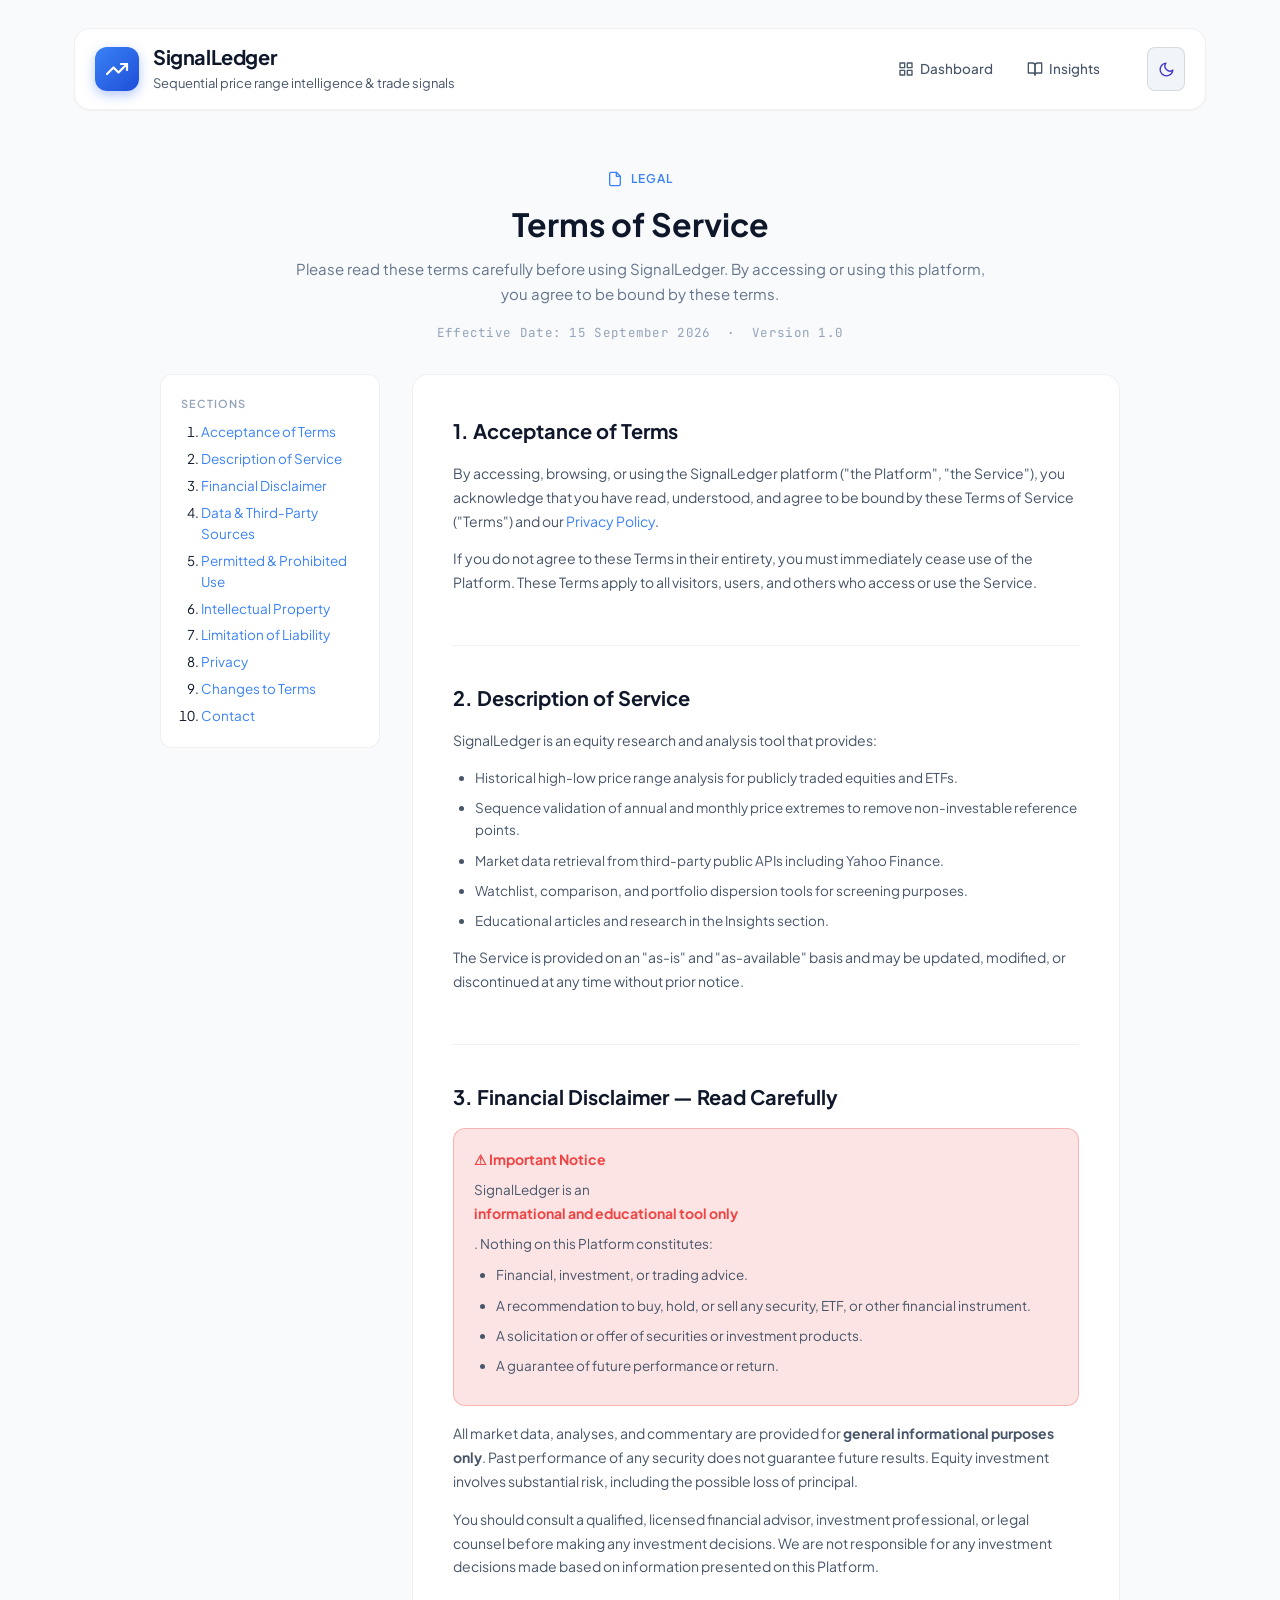
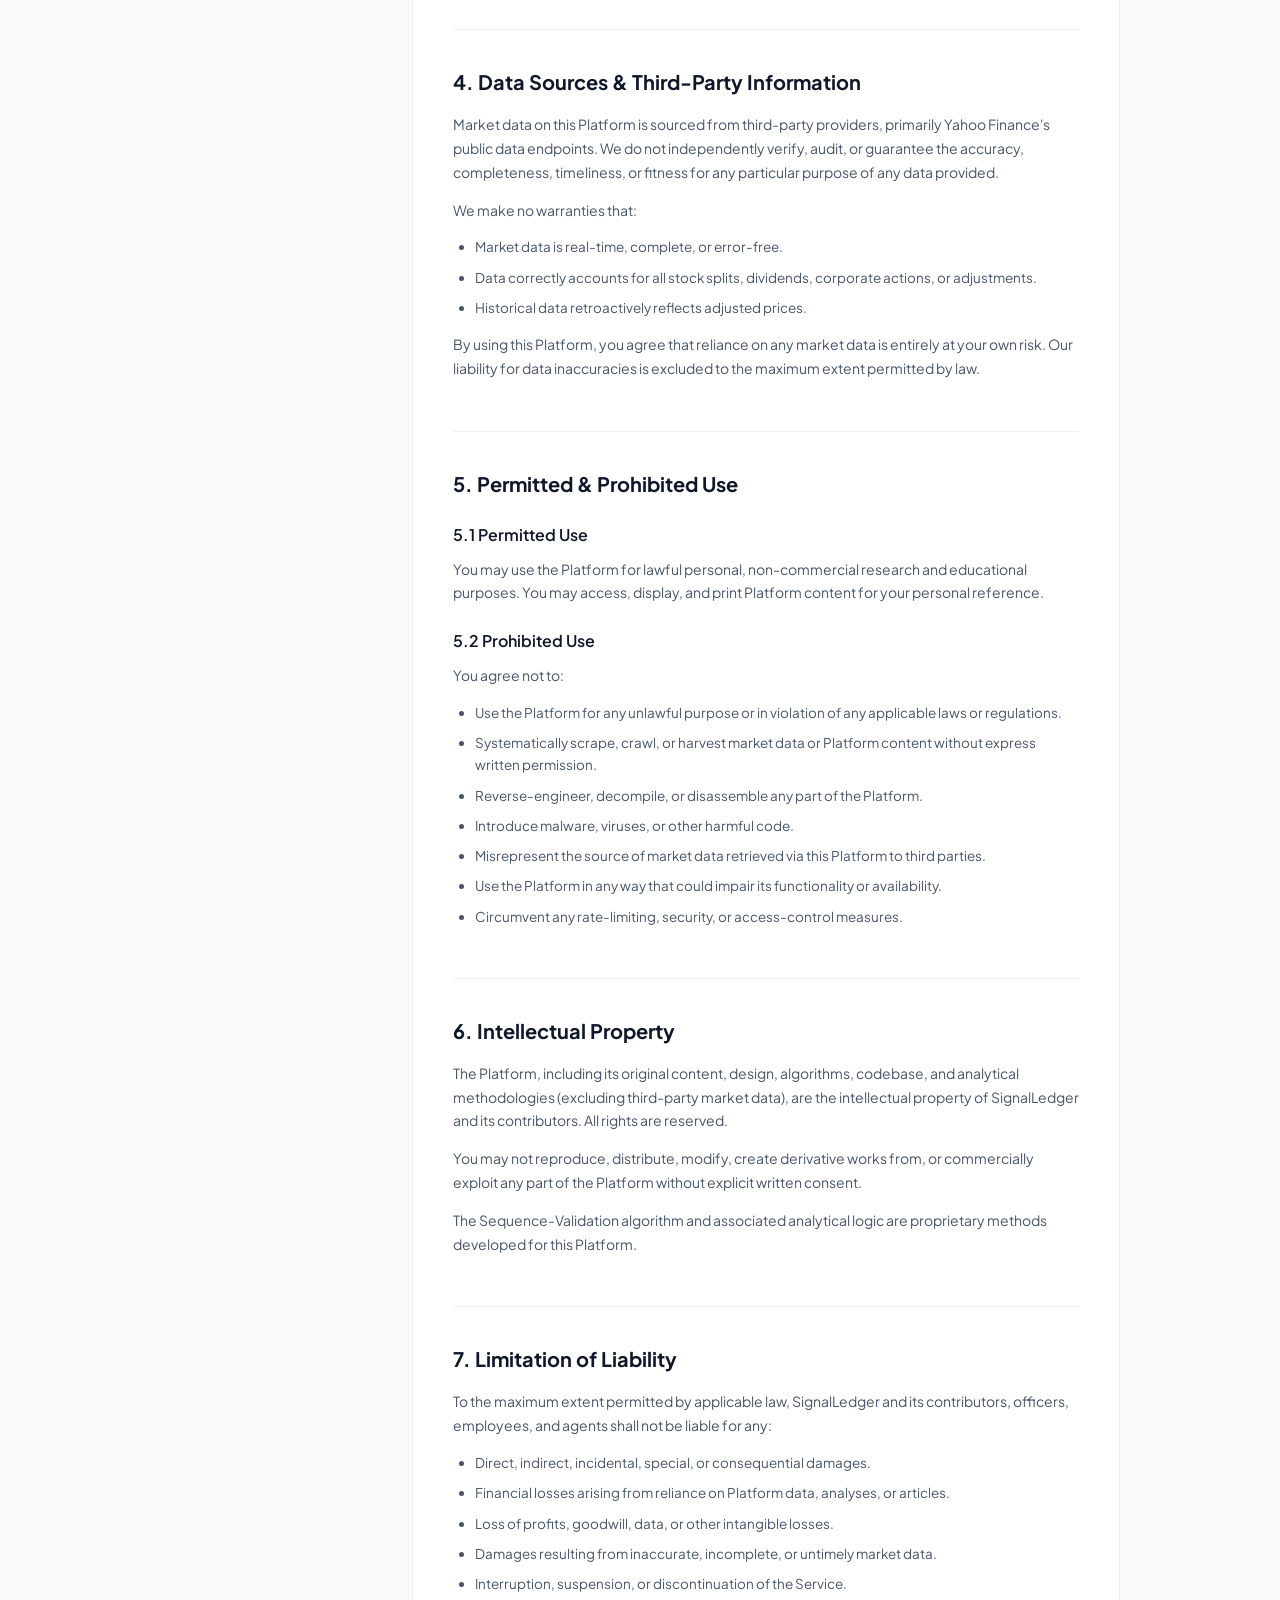
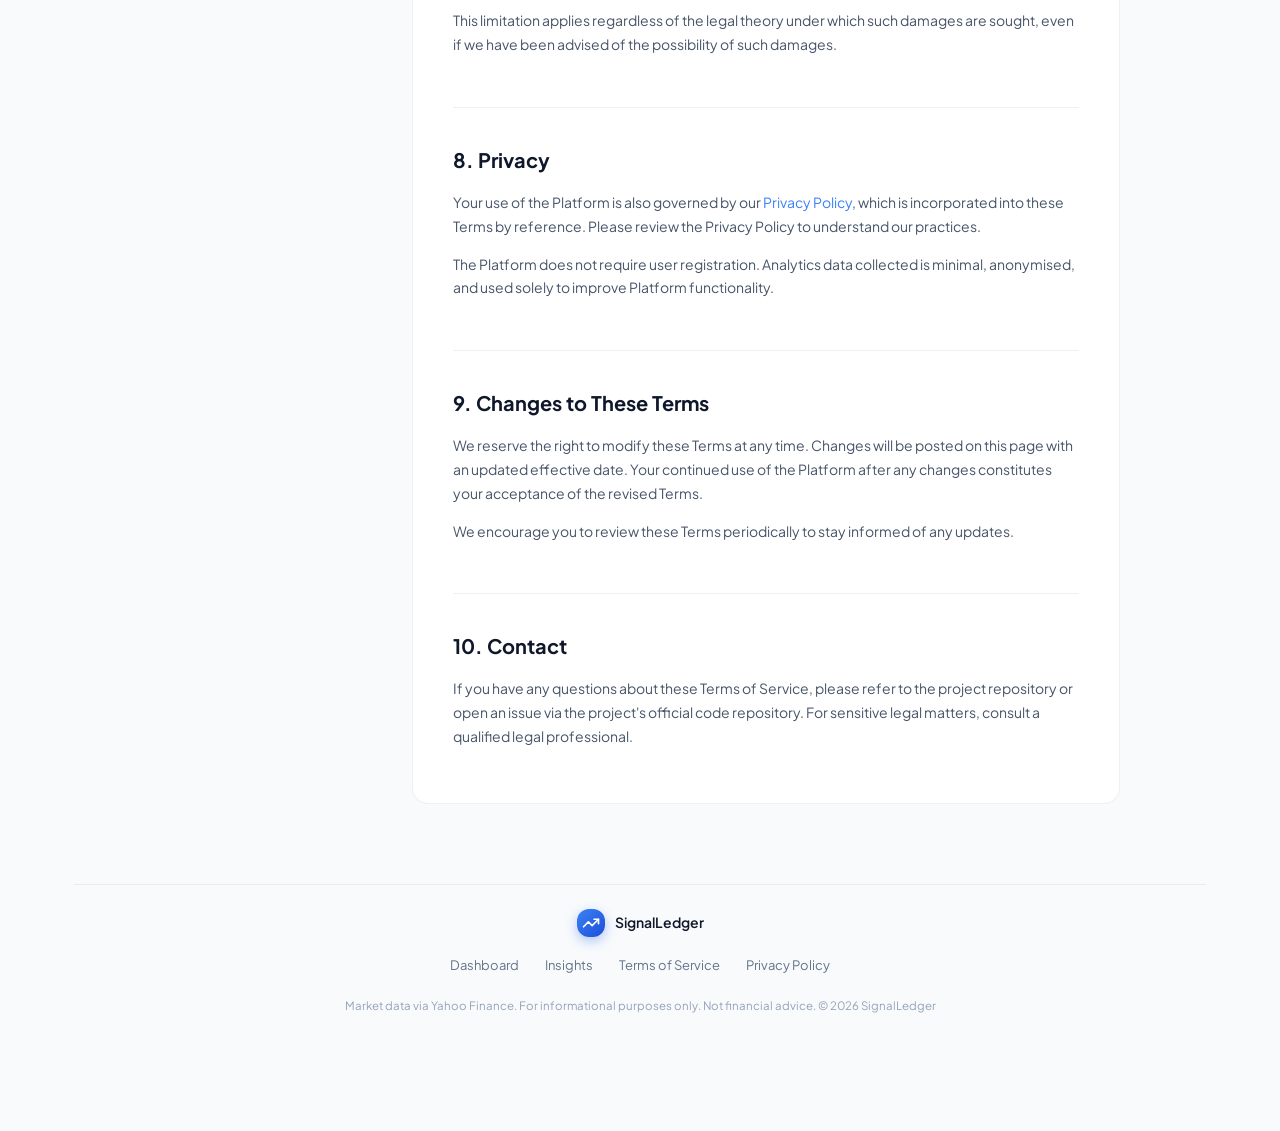
<file: frontend/terms.html>
<!DOCTYPE html>
<html lang="en" data-theme="dark">
<head>
  <meta charset="UTF-8" />
  <meta name="viewport" content="width=device-width, initial-scale=1.0" />
  <title>Terms of Service — SignalLedger</title>
  <meta name="description" content="Read the Terms of Service for SignalLedger. Understand your rights and obligations when using this platform." />
  <link rel="preconnect" href="https://fonts.googleapis.com">
  <link rel="preconnect" href="https://fonts.gstatic.com" crossorigin>
  <link href="https://fonts.googleapis.com/css2?family=Plus+Jakarta+Sans:wght@400;500;600;700&family=JetBrains+Mono:wght@400;500;600&display=swap" rel="stylesheet">
  <link rel="stylesheet" href="style.css" />
  <link rel="stylesheet" href="pages.css" />
</head>
<body>
<div class="app-layout">
  <header class="app-header">
    <div class="header-container">
      <div class="brand-group">
        <div class="brand-badge">
          <svg class="brand-icon" viewBox="0 0 24 24" fill="none" stroke="currentColor" stroke-width="2.2" stroke-linecap="round" stroke-linejoin="round"><polyline points="22 7 13.5 15.5 8.5 10.5 2 17"></polyline><polyline points="16 7 22 7 22 13"></polyline></svg>
        </div>
        <div>
          <a href="index.html" class="brand-link">
            <h1 class="brand-title">SignalLedger</h1>
            <p class="brand-sub">Sequential price range intelligence &amp; trade signals</p>
          </a>
        </div>
      </div>
      <nav class="header-nav" aria-label="Main navigation">
        <a href="index.html" class="nav-link"><svg viewBox="0 0 24 24" fill="none" stroke="currentColor" stroke-width="2" stroke-linecap="round" stroke-linejoin="round"><rect x="3" y="3" width="7" height="7"></rect><rect x="14" y="3" width="7" height="7"></rect><rect x="14" y="14" width="7" height="7"></rect><rect x="3" y="14" width="7" height="7"></rect></svg>Dashboard</a>
        <a href="insights.html" class="nav-link"><svg viewBox="0 0 24 24" fill="none" stroke="currentColor" stroke-width="2" stroke-linecap="round" stroke-linejoin="round"><path d="M2 3h6a4 4 0 0 1 4 4v14a3 3 0 0 0-3-3H2z"></path><path d="M22 3h-6a4 4 0 0 0-4 4v14a3 3 0 0 1 3-3h7z"></path></svg>Insights</a>
      </nav>
      <div class="header-actions">
        <button type="button" id="themeToggleBtn" class="action-btn icon-only" aria-label="Toggle theme" title="Switch Theme">
          <svg class="sun-icon" viewBox="0 0 24 24" fill="none" stroke="currentColor" stroke-width="2" stroke-linecap="round" stroke-linejoin="round"><circle cx="12" cy="12" r="5"></circle><line x1="12" y1="1" x2="12" y2="3"></line><line x1="12" y1="21" x2="12" y2="23"></line><line x1="4.22" y1="4.22" x2="5.64" y2="5.64"></line><line x1="18.36" y1="18.36" x2="19.78" y2="19.78"></line><line x1="1" y1="12" x2="3" y2="12"></line><line x1="21" y1="12" x2="23" y2="12"></line><line x1="4.22" y1="19.78" x2="5.64" y2="18.36"></line><line x1="18.36" y1="5.64" x2="19.78" y2="4.22"></line></svg>
          <svg class="moon-icon" viewBox="0 0 24 24" fill="none" stroke="currentColor" stroke-width="2" stroke-linecap="round" stroke-linejoin="round"><path d="M21 12.79A9 9 0 1 1 11.21 3 7 7 0 0 0 21 12.79z"></path></svg>
        </button>
      </div>
    </div>
  </header>

  <main class="page-content">
    <section class="page-hero page-hero-compact">
      <div class="page-hero-inner">
        <div class="page-hero-eyebrow"><svg viewBox="0 0 24 24" fill="none" stroke="currentColor" stroke-width="2" stroke-linecap="round" stroke-linejoin="round"><path d="M14 2H6a2 2 0 0 0-2 2v16a2 2 0 0 0 2 2h12a2 2 0 0 0 2-2V8z"></path><polyline points="14 2 14 8 20 8"></polyline></svg>Legal</div>
        <h2 class="page-hero-title">Terms of Service</h2>
        <p class="page-hero-description">Please read these terms carefully before using SignalLedger. By accessing or using this platform, you agree to be bound by these terms.</p>
        <div class="legal-effective">Effective Date: <time datetime="2026-09-15">15 September 2026</time> &nbsp;·&nbsp; Version 1.0</div>
      </div>
    </section>

    <div class="legal-layout">
      <nav class="legal-toc" aria-label="Terms of Service sections">
        <p class="toc-label">Sections</p>
        <ol class="toc-list">
          <li><a href="#tos-acceptance">Acceptance of Terms</a></li>
          <li><a href="#tos-description">Description of Service</a></li>
          <li><a href="#tos-disclaimer">Financial Disclaimer</a></li>
          <li><a href="#tos-data">Data &amp; Third-Party Sources</a></li>
          <li><a href="#tos-use">Permitted &amp; Prohibited Use</a></li>
          <li><a href="#tos-ip">Intellectual Property</a></li>
          <li><a href="#tos-liability">Limitation of Liability</a></li>
          <li><a href="#tos-privacy">Privacy</a></li>
          <li><a href="#tos-changes">Changes to Terms</a></li>
          <li><a href="#tos-contact">Contact</a></li>
        </ol>
      </nav>

      <article class="legal-body">

        <section id="tos-acceptance">
          <h2>1. Acceptance of Terms</h2>
          <p>By accessing, browsing, or using the SignalLedger platform ("the Platform", "the Service"), you acknowledge that you have read, understood, and agree to be bound by these Terms of Service ("Terms") and our <a href="privacy.html">Privacy Policy</a>.</p>
          <p>If you do not agree to these Terms in their entirety, you must immediately cease use of the Platform. These Terms apply to all visitors, users, and others who access or use the Service.</p>
        </section>

        <section id="tos-description">
          <h2>2. Description of Service</h2>
          <p>SignalLedger is an equity research and analysis tool that provides:</p>
          <ul>
            <li>Historical high-low price range analysis for publicly traded equities and ETFs.</li>
            <li>Sequence validation of annual and monthly price extremes to remove non-investable reference points.</li>
            <li>Market data retrieval from third-party public APIs including Yahoo Finance.</li>
            <li>Watchlist, comparison, and portfolio dispersion tools for screening purposes.</li>
            <li>Educational articles and research in the Insights section.</li>
          </ul>
          <p>The Service is provided on an "as-is" and "as-available" basis and may be updated, modified, or discontinued at any time without prior notice.</p>
        </section>

        <section id="tos-disclaimer">
          <h2>3. Financial Disclaimer — Read Carefully</h2>
          <div class="legal-callout legal-callout-caution">
            <strong>&#9888; Important Notice</strong>
            <p>SignalLedger is an <strong>informational and educational tool only</strong>. Nothing on this Platform constitutes:</p>
            <ul>
              <li>Financial, investment, or trading advice.</li>
              <li>A recommendation to buy, hold, or sell any security, ETF, or other financial instrument.</li>
              <li>A solicitation or offer of securities or investment products.</li>
              <li>A guarantee of future performance or return.</li>
            </ul>
          </div>
          <p>All market data, analyses, and commentary are provided for <strong>general informational purposes only</strong>. Past performance of any security does not guarantee future results. Equity investment involves substantial risk, including the possible loss of principal.</p>
          <p>You should consult a qualified, licensed financial advisor, investment professional, or legal counsel before making any investment decisions. We are not responsible for any investment decisions made based on information presented on this Platform.</p>
        </section>

        <section id="tos-data">
          <h2>4. Data Sources &amp; Third-Party Information</h2>
          <p>Market data on this Platform is sourced from third-party providers, primarily Yahoo Finance's public data endpoints. We do not independently verify, audit, or guarantee the accuracy, completeness, timeliness, or fitness for any particular purpose of any data provided.</p>
          <p>We make no warranties that:</p>
          <ul>
            <li>Market data is real-time, complete, or error-free.</li>
            <li>Data correctly accounts for all stock splits, dividends, corporate actions, or adjustments.</li>
            <li>Historical data retroactively reflects adjusted prices.</li>
          </ul>
          <p>By using this Platform, you agree that reliance on any market data is entirely at your own risk. Our liability for data inaccuracies is excluded to the maximum extent permitted by law.</p>
        </section>

        <section id="tos-use">
          <h2>5. Permitted &amp; Prohibited Use</h2>
          <h3>5.1 Permitted Use</h3>
          <p>You may use the Platform for lawful personal, non-commercial research and educational purposes. You may access, display, and print Platform content for your personal reference.</p>
          <h3>5.2 Prohibited Use</h3>
          <p>You agree not to:</p>
          <ul>
            <li>Use the Platform for any unlawful purpose or in violation of any applicable laws or regulations.</li>
            <li>Systematically scrape, crawl, or harvest market data or Platform content without express written permission.</li>
            <li>Reverse-engineer, decompile, or disassemble any part of the Platform.</li>
            <li>Introduce malware, viruses, or other harmful code.</li>
            <li>Misrepresent the source of market data retrieved via this Platform to third parties.</li>
            <li>Use the Platform in any way that could impair its functionality or availability.</li>
            <li>Circumvent any rate-limiting, security, or access-control measures.</li>
          </ul>
        </section>

        <section id="tos-ip">
          <h2>6. Intellectual Property</h2>
          <p>The Platform, including its original content, design, algorithms, codebase, and analytical methodologies (excluding third-party market data), are the intellectual property of SignalLedger and its contributors. All rights are reserved.</p>
          <p>You may not reproduce, distribute, modify, create derivative works from, or commercially exploit any part of the Platform without explicit written consent.</p>
          <p>The Sequence-Validation algorithm and associated analytical logic are proprietary methods developed for this Platform.</p>
        </section>

        <section id="tos-liability">
          <h2>7. Limitation of Liability</h2>
          <p>To the maximum extent permitted by applicable law, SignalLedger and its contributors, officers, employees, and agents shall not be liable for any:</p>
          <ul>
            <li>Direct, indirect, incidental, special, or consequential damages.</li>
            <li>Financial losses arising from reliance on Platform data, analyses, or articles.</li>
            <li>Loss of profits, goodwill, data, or other intangible losses.</li>
            <li>Damages resulting from inaccurate, incomplete, or untimely market data.</li>
            <li>Interruption, suspension, or discontinuation of the Service.</li>
          </ul>
          <p>This limitation applies regardless of the legal theory under which such damages are sought, even if we have been advised of the possibility of such damages.</p>
        </section>

        <section id="tos-privacy">
          <h2>8. Privacy</h2>
          <p>Your use of the Platform is also governed by our <a href="privacy.html">Privacy Policy</a>, which is incorporated into these Terms by reference. Please review the Privacy Policy to understand our practices.</p>
          <p>The Platform does not require user registration. Analytics data collected is minimal, anonymised, and used solely to improve Platform functionality.</p>
        </section>

        <section id="tos-changes">
          <h2>9. Changes to These Terms</h2>
          <p>We reserve the right to modify these Terms at any time. Changes will be posted on this page with an updated effective date. Your continued use of the Platform after any changes constitutes your acceptance of the revised Terms.</p>
          <p>We encourage you to review these Terms periodically to stay informed of any updates.</p>
        </section>

        <section id="tos-contact">
          <h2>10. Contact</h2>
          <p>If you have any questions about these Terms of Service, please refer to the project repository or open an issue via the project's official code repository. For sensitive legal matters, consult a qualified legal professional.</p>
        </section>

      </article>
    </div>
  </main>

  <footer class="app-footer">
    <div class="footer-content footer-content-rich">
      <div class="footer-brand"><div class="brand-badge brand-badge-sm"><svg class="brand-icon" viewBox="0 0 24 24" fill="none" stroke="currentColor" stroke-width="2.2" stroke-linecap="round" stroke-linejoin="round"><polyline points="22 7 13.5 15.5 8.5 10.5 2 17"></polyline><polyline points="16 7 22 7 22 13"></polyline></svg></div><span>SignalLedger</span></div>
      <nav class="footer-nav" aria-label="Footer navigation">
        <a href="index.html" class="footer-link">Dashboard</a>
        <a href="insights.html" class="footer-link">Insights</a>
        <a href="terms.html" class="footer-link">Terms of Service</a>
        <a href="privacy.html" class="footer-link">Privacy Policy</a>
      </nav>
      <p class="footer-note">Market data via Yahoo Finance. For informational purposes only. Not financial advice. &copy; 2026 SignalLedger</p>
    </div>
  </footer>
</div>
<script>
(function(){const s=localStorage.getItem('stock_ledger_theme')||(window.matchMedia('(prefers-color-scheme: light)').matches?'light':'dark');document.documentElement.setAttribute('data-theme',s);})();
const btn=document.getElementById('themeToggleBtn');
if(btn)btn.addEventListener('click',()=>{const n=document.documentElement.getAttribute('data-theme')==='dark'?'light':'dark';document.documentElement.setAttribute('data-theme',n);try{localStorage.setItem('stock_ledger_theme',n);}catch{}});
</script>
</body>
</html>
</file>
<file: frontend/style.css>
/* ==========================================================================
   SIGNALLEDGER — MODERN PRODUCTION DESIGN SYSTEM
   ========================================================================== */

/* --------------------------------------------------------------------------
   Tokens & Color System: Dark (Default) & Light Modes
   -------------------------------------------------------------------------- */
:root {
  /* Common Brand Accents */
  --accent-primary: #3B82F6;
  --accent-primary-hover: #2563EB;
  --accent-glow: rgba(59, 130, 246, 0.25);
  --accent-teal: #10B981;
  --accent-teal-soft: rgba(16, 185, 129, 0.12);
  --accent-amber: #F59E0B;
  --accent-amber-soft: rgba(245, 158, 11, 0.14);
  --accent-coral: #EF4444;
  --accent-coral-soft: rgba(239, 68, 68, 0.14);
  --accent: var(--accent-primary);  /* shorthand alias */

  /* Typography */
  --font-sans: 'Plus Jakarta Sans', -apple-system, BlinkMacSystemFont, 'Segoe UI', Roboto, sans-serif;
  --font-mono: 'JetBrains Mono', 'IBM Plex Mono', ui-monospace, monospace;
  
  /* Radii & Shadows */
  --radius-xs: 4px;
  --radius-sm: 8px;
  --radius-md: 12px;
  --radius-lg: 16px;
  --radius-full: 9999px;

  --transition-fast: 150ms cubic-bezier(0.4, 0, 0.2, 1);
  --transition-base: 220ms cubic-bezier(0.4, 0, 0.2, 1);
  --transition-smooth: 320ms cubic-bezier(0.16, 1, 0.3, 1);
}

/* Dark Mode Tokens (Default) */
:root, [data-theme="dark"] {
  --bg-canvas: #090D16;
  --bg-canvas-subtle: #0D1525;
  --bg-card: #121B2F;
  --bg-card-hover: #16223B;
  --bg-card-raised: #1A2845;
  --bg-input: #0B1220;
  --bg-hover: rgba(255, 255, 255, 0.04);

  --border-subtle: rgba(255, 255, 255, 0.07);
  --border-default: rgba(255, 255, 255, 0.12);
  --border-strong: rgba(255, 255, 255, 0.2);

  --text-primary: #F8FAFC;
  --text-secondary: #94A3B8;
  --text-muted: #64748B;
  --text-faint: #78889E;

  --shadow-sm: 0 1px 2px rgba(0, 0, 0, 0.3);
  --shadow-md: 0 4px 12px rgba(0, 0, 0, 0.35);
  --shadow-lg: 0 12px 32px rgba(0, 0, 0, 0.45);
  --shadow-glow: 0 0 20px rgba(59, 130, 246, 0.2);

  --chart-grid: rgba(255, 255, 255, 0.05);
  --chart-text: #94A3B8;
  --chart-line: #10B981;
  --chart-line-bg: rgba(16, 185, 129, 0.1);
  --chart-tooltip-bg: #1A2845;
}

/* Light Mode Tokens */
[data-theme="light"] {
  --bg-canvas: #F8FAFC;
  --bg-canvas-subtle: #F1F5F9;
  --bg-card: #FFFFFF;
  --bg-card-hover: #F8FAFC;
  --bg-card-raised: #F1F5F9;
  --bg-input: #FFFFFF;
  --bg-hover: rgba(0, 0, 0, 0.03);

  --border-subtle: rgba(0, 0, 0, 0.06);
  --border-default: rgba(0, 0, 0, 0.11);
  --border-strong: rgba(0, 0, 0, 0.2);

  --text-primary: #0F172A;
  --text-secondary: #475569;
  --text-muted: #64748B;
  --text-faint: #94A3B8;

  --shadow-sm: 0 1px 2px rgba(0, 0, 0, 0.04);
  --shadow-md: 0 4px 16px rgba(0, 0, 0, 0.06);
  --shadow-lg: 0 12px 32px rgba(0, 0, 0, 0.08);
  --shadow-glow: 0 0 20px rgba(59, 130, 246, 0.15);

  --chart-grid: rgba(0, 0, 0, 0.05);
  --chart-text: #64748B;
  --chart-line: #059669;
  --chart-line-bg: rgba(5, 150, 105, 0.08);
  --chart-tooltip-bg: #0F172A;
}

/* --------------------------------------------------------------------------
   Reset & Base Styles
   -------------------------------------------------------------------------- */
*, *::before, *::after {
  box-sizing: border-box;
  margin: 0;
  padding: 0;
}

html {
  color-scheme: dark light;
  scroll-behavior: smooth;
}

body {
  font-family: var(--font-sans);
  background-color: var(--bg-canvas);
  color: var(--text-primary);
  line-height: 1.55;
  font-size: 14.5px;
  -webkit-font-smoothing: antialiased;
  -moz-osx-font-smoothing: grayscale;
  min-height: 100vh;
  transition: background-color var(--transition-base), color var(--transition-base);
}

/* Focus-visible rings for keyboard accessibility */
:focus-visible {
  outline: 2px solid var(--accent-primary);
  outline-offset: 2px;
  border-radius: var(--radius-xs);
}

:focus:not(:focus-visible) {
  outline: none;
}

/* Custom scrollbar styling */
::-webkit-scrollbar {
  width: 6px;
  height: 6px;
}
::-webkit-scrollbar-track {
  background: transparent;
}
::-webkit-scrollbar-thumb {
  background: var(--border-default);
  border-radius: var(--radius-full);
}
::-webkit-scrollbar-thumb:hover {
  background: var(--border-strong);
}

/* Selection highlight */
::selection {
  background: var(--accent-primary);
  color: #FFFFFF;
}

@media (prefers-reduced-motion: reduce) {
  *, *::before, *::after {
    animation-duration: 0.01ms !important;
    animation-iteration-count: 1 !important;
    transition-duration: 0.01ms !important;
  }
}

/* App Layout Container */
.app-layout {
  max-width: 1180px;
  margin: 0 auto;
  padding: 24px 20px 80px;
}

/* --------------------------------------------------------------------------
   App Header & Masthead
   -------------------------------------------------------------------------- */
.app-header {
  margin-bottom: 24px;
}

.header-container {
  display: flex;
  align-items: center;
  justify-content: space-between;
  gap: 16px;
  padding: 16px 20px;
  background: var(--bg-card);
  border: 1px solid var(--border-subtle);
  border-radius: var(--radius-lg);
  box-shadow: var(--shadow-sm);
  backdrop-filter: blur(12px);
  transition: all var(--transition-base);
}

.brand-group {
  display: flex;
  align-items: center;
  gap: 14px;
}

.brand-badge {
  display: flex;
  align-items: center;
  justify-content: center;
  width: 44px;
  height: 44px;
  border-radius: var(--radius-md);
  background: linear-gradient(135deg, var(--accent-primary) 0%, #1D4ED8 100%);
  color: #FFFFFF;
  box-shadow: 0 4px 12px rgba(37, 99, 235, 0.35);
  flex-shrink: 0;
}

.brand-icon {
  width: 24px;
  height: 24px;
}

.brand-title {
  font-size: 20px;
  font-weight: 700;
  letter-spacing: -0.02em;
  color: var(--text-primary);
  line-height: 1.2;
}

.brand-sub {
  font-size: 13px;
  color: var(--text-secondary);
  margin-top: 2px;
}

.header-nav {
  display: flex;
  align-items: center;
  gap: 6px;
}

.nav-link {
  display: inline-flex;
  align-items: center;
  gap: 7px;
  height: 38px;
  padding: 0 14px;
  font-size: 13.5px;
  font-weight: 500;
  font-family: var(--font-sans);
  color: var(--text-secondary);
  text-decoration: none;
  border-radius: var(--radius-sm);
  border: 1px solid transparent;
  transition: all var(--transition-fast);
}

.nav-link svg {
  width: 16px;
  height: 16px;
  flex-shrink: 0;
}

.nav-link:hover {
  background: var(--bg-hover);
  color: var(--text-primary);
  border-color: var(--border-subtle);
}

.header-actions {
  display: flex;
  align-items: center;
  gap: 10px;
}

/* Action Buttons (History, Theme) */
.action-btn {
  display: inline-flex;
  align-items: center;
  gap: 8px;
  height: 38px;
  padding: 0 14px;
  background: var(--bg-card-raised);
  border: 1px solid var(--border-default);
  border-radius: var(--radius-sm);
  color: var(--text-primary);
  font-family: var(--font-sans);
  font-size: 13.5px;
  font-weight: 500;
  cursor: pointer;
  transition: all var(--transition-fast);
}

.action-btn:hover {
  background: var(--bg-card-hover);
  border-color: var(--border-strong);
  transform: translateY(-1px);
}

.action-btn:active {
  transform: translateY(0);
}

.action-btn svg {
  width: 17px;
  height: 17px;
}

.action-btn.icon-only {
  width: 38px;
  padding: 0;
  justify-content: center;
}

/* Sun/Moon Toggle */
[data-theme="dark"] .sun-icon { display: block; color: var(--accent-amber); }
[data-theme="dark"] .moon-icon { display: none; }
[data-theme="light"] .sun-icon { display: none; }
[data-theme="light"] .moon-icon { display: block; color: #4338CA; }

.history-badge {
  display: inline-flex;
  align-items: center;
  justify-content: center;
  min-width: 20px;
  height: 20px;
  padding: 0 6px;
  border-radius: var(--radius-full);
  background: var(--accent-primary);
  color: #FFFFFF;
  font-size: 11px;
  font-weight: 700;
  line-height: 1;
}

/* --------------------------------------------------------------------------
   Collapsible Search & Upload History Drawer
   -------------------------------------------------------------------------- */
.history-drawer {
  background: var(--bg-card);
  border: 1px solid var(--border-default);
  border-radius: var(--radius-md);
  margin-bottom: 24px;
  padding: 18px 20px;
  box-shadow: var(--shadow-md);
  animation: slideDown 250ms cubic-bezier(0.16, 1, 0.3, 1);
}

@keyframes slideDown {
  from { opacity: 0; transform: translateY(-8px); }
  to { opacity: 1; transform: translateY(0); }
}

.history-header {
  display: flex;
  align-items: center;
  justify-content: space-between;
  padding-bottom: 12px;
  border-bottom: 1px solid var(--border-subtle);
  margin-bottom: 14px;
}

.history-title {
  display: flex;
  align-items: center;
  gap: 8px;
}

.history-title svg {
  width: 18px;
  height: 18px;
  color: var(--accent-primary);
}

.history-title h3,
.history-title h2 {
  font-size: 14.5px;
  font-weight: 600;
  color: var(--text-primary);
}

.history-controls {
  display: flex;
  align-items: center;
  gap: 12px;
  flex-wrap: wrap;
}

/* Action buttons inside watchlist header (AI Briefing, Refresh All, Clear All) */
.wl-header-right {
  display: flex;
  align-items: center;
  gap: 8px;
  flex-wrap: wrap;
}

.text-btn {
  background: none;
  border: none;
  font-family: var(--font-sans);
  font-size: 12.5px;
  font-weight: 600;
  color: var(--text-secondary);
  cursor: pointer;
  transition: color var(--transition-fast);
}

.text-btn:hover { color: var(--text-primary); }
.text-btn.danger:hover { color: var(--accent-coral); }

.icon-close-btn {
  background: none;
  border: none;
  font-size: 20px;
  line-height: 1;
  color: var(--text-muted);
  cursor: pointer;
  padding: 2px 6px;
  border-radius: var(--radius-xs);
  transition: color var(--transition-fast);
}

.icon-close-btn:hover {
  color: var(--text-primary);
  background: var(--bg-card-raised);
}

.history-list {
  display: flex;
  flex-wrap: wrap;
  gap: 10px;
  max-height: 200px;
  overflow-y: auto;
}

.history-empty {
  font-size: 13.5px;
  color: var(--text-muted);
  font-style: italic;
  padding: 8px 0;
}

.history-item {
  display: inline-flex;
  align-items: center;
  gap: 8px;
  padding: 7px 12px;
  background: var(--bg-card-raised);
  border: 1px solid var(--border-subtle);
  border-radius: var(--radius-sm);
  cursor: pointer;
  transition: all var(--transition-fast);
}

.history-item:hover {
  background: var(--bg-card-hover);
  border-color: var(--accent-primary);
  transform: translateY(-1px);
}

.history-source-badge {
  font-size: 10px;
  font-weight: 700;
  text-transform: uppercase;
  padding: 2px 5px;
  border-radius: var(--radius-xs);
  letter-spacing: 0.04em;
}

.history-source-badge.yahoo {
  background: rgba(59, 130, 246, 0.18);
  color: var(--accent-primary);
}

.history-source-badge.csv {
  background: rgba(16, 185, 129, 0.18);
  color: var(--accent-teal);
}

.history-query {
  font-family: var(--font-mono);
  font-size: 13px;
  font-weight: 600;
  color: var(--text-primary);
}

.history-meta {
  font-size: 11.5px;
  color: var(--text-muted);
}

.history-item-del {
  background: none;
  border: none;
  color: var(--text-faint);
  font-size: 14px;
  cursor: pointer;
  padding: 0 2px;
  border-radius: 2px;
}

.history-item-del:hover {
  color: var(--accent-coral);
}

/* --------------------------------------------------------------------------
   Card System
   -------------------------------------------------------------------------- */
.card {
  background: var(--bg-card);
  border: 1px solid var(--border-subtle);
  border-radius: var(--radius-lg);
  box-shadow: var(--shadow-sm);
  transition: all var(--transition-base);
  overflow: hidden;
  margin-bottom: 24px;
}

.card:hover {
  border-color: var(--border-default);
}

.card-header {
  padding: 20px 24px 16px;
  border-bottom: 1px solid var(--border-subtle);
  display: flex;
  align-items: flex-start;
  justify-content: space-between;
  gap: 16px;
}

.card-header.flex-between {
  align-items: center;
}

.card-header h2 {
  font-size: 18px;
  font-weight: 700;
  color: var(--text-primary);
  letter-spacing: -0.01em;
}

.panel-sub {
  font-size: 13px;
  color: var(--text-secondary);
  margin-top: 4px;
  max-width: 75ch;
}

.header-tag {
  font-size: 11px;
  font-weight: 600;
  text-transform: uppercase;
  letter-spacing: 0.06em;
  padding: 4px 8px;
  border-radius: var(--radius-xs);
  background: rgba(16, 185, 129, 0.12);
  color: var(--accent-teal);
  border: 1px solid rgba(16, 185, 129, 0.25);
  white-space: nowrap;
}

.card-body {
  padding: 24px;
}

/* --------------------------------------------------------------------------
   Control Bar & Form Controls
   -------------------------------------------------------------------------- */
.control-card {
  padding: 20px 24px;
}

.control-grid {
  display: grid;
  grid-template-columns: minmax(180px, 1.2fr) minmax(140px, 1fr) minmax(140px, 1fr) auto;
  gap: 18px;
  align-items: end;
}

.input-group {
  display: flex;
  flex-direction: column;
  gap: 6px;
}

.input-group label {
  display: flex;
  justify-content: space-between;
  align-items: center;
  font-size: 12.5px;
  font-weight: 600;
  color: var(--text-secondary);
}

.label-hint {
  font-size: 11px;
  font-weight: 400;
  color: var(--text-muted);
}

.invisible-label {
  visibility: hidden;
  opacity: 0;
}

.input-wrapper {
  position: relative;
  display: flex;
  align-items: center;
}

.input-icon {
  position: absolute;
  left: 12px;
  width: 17px;
  height: 17px;
  color: var(--text-muted);
  pointer-events: none;
}

#tickerInput {
  width: 100%;
  height: 44px;
  padding: 0 14px 0 38px;
  background: var(--bg-input);
  border: 1px solid var(--border-default);
  border-radius: var(--radius-sm);
  color: var(--text-primary);
  font-family: var(--font-mono);
  font-size: 16px;
  font-weight: 600;
  letter-spacing: 0.04em;
  text-transform: uppercase;
  transition: all var(--transition-fast);
}

#tickerInput:hover {
  border-color: var(--border-strong);
}

#tickerInput:focus-visible {
  outline: 2px solid var(--accent-primary);
  outline-offset: 1px;
  border-color: var(--accent-primary);
  box-shadow: 0 0 0 3px var(--accent-glow);
}

#tickerInput:focus:not(:focus-visible) {
  outline: none;
  border-color: var(--accent-primary);
  box-shadow: 0 0 0 3px var(--accent-glow);
}

/* Modern Stepper */
.stepper-box {
  display: flex;
  align-items: center;
  height: 44px;
  background: var(--bg-input);
  border: 1px solid var(--border-default);
  border-radius: var(--radius-sm);
  overflow: hidden;
  transition: border-color var(--transition-fast);
}

.stepper-box:hover {
  border-color: var(--border-strong);
}

.stepper-btn {
  width: 38px;
  height: 100%;
  background: var(--bg-card-raised);
  border: none;
  color: var(--text-secondary);
  font-size: 18px;
  font-weight: 600;
  cursor: pointer;
  display: flex;
  align-items: center;
  justify-content: center;
  transition: all var(--transition-fast);
  user-select: none;
}

.stepper-btn:hover {
  background: var(--bg-card-hover);
  color: var(--accent-primary);
}

.stepper-btn:active {
  background: var(--border-subtle);
}

.stepper-field {
  flex: 1;
  display: flex;
  align-items: center;
  justify-content: center;
  padding: 0 6px;
}

.stepper-field input {
  width: 38px;
  background: transparent;
  border: none;
  color: var(--text-primary);
  font-family: var(--font-mono);
  font-size: 15px;
  font-weight: 600;
  text-align: right;
  -moz-appearance: textfield;
}

.stepper-field input:focus {
  outline: none;
}

.stepper-field input::-webkit-outer-spin-button,
.stepper-field input::-webkit-inner-spin-button {
  -webkit-appearance: none;
  margin: 0;
}

.stepper-unit {
  font-size: 12px;
  color: var(--text-muted);
  margin-left: 4px;
  font-family: var(--font-sans);
}

/* Primary / Secondary Buttons */
.btn {
  display: inline-flex;
  align-items: center;
  justify-content: center;
  gap: 8px;
  height: 44px;
  padding: 0 20px;
  border-radius: var(--radius-sm);
  font-family: var(--font-sans);
  font-size: 14px;
  font-weight: 600;
  cursor: pointer;
  white-space: nowrap;
  border: 1px solid transparent;
  transition: all var(--transition-fast);
  position: relative;
}

.btn-icon {
  width: 17px;
  height: 17px;
}

.btn-primary {
  background: linear-gradient(135deg, var(--accent-primary) 0%, #2563EB 100%);
  color: #FFFFFF;
  box-shadow: 0 2px 8px rgba(37, 99, 235, 0.3);
}

.btn-primary:hover:not(:disabled) {
  background: linear-gradient(135deg, #2563EB 0%, #1D4ED8 100%);
  box-shadow: 0 4px 14px rgba(37, 99, 235, 0.4);
  transform: translateY(-1px);
}

.btn-primary:active:not(:disabled) {
  transform: translateY(0);
}

.btn-secondary {
  background: var(--bg-card-raised);
  border: 1px solid var(--border-default);
  color: var(--text-primary);
}

.btn-secondary:hover:not(:disabled) {
  background: var(--bg-card-hover);
  border-color: var(--accent-primary);
  color: var(--accent-primary);
  transform: translateY(-1px);
}

.btn-ghost {
  background: var(--bg-card-raised);
  border: 1px solid var(--border-subtle);
  color: var(--text-secondary);
  height: 38px;
  padding: 0 14px;
  font-size: 13px;
}

.btn-ghost:hover:not(:disabled) {
  background: var(--bg-card-hover);
  border-color: var(--border-strong);
  color: var(--text-primary);
}

.btn:disabled {
  opacity: 0.45;
  cursor: not-allowed;
  transform: none !important;
  box-shadow: none !important;
}

/* Spinner for loading state on buttons */
.btn-spinner {
  display: none;
  width: 16px;
  height: 16px;
  border: 2px solid rgba(255, 255, 255, 0.3);
  border-radius: 50%;
  border-top-color: #FFFFFF;
  animation: spin 0.75s linear infinite;
}

.btn.is-loading .btn-text,
.btn.is-loading .btn-icon,
.btn.is-loading .yf-btn-logo {
  display: none;
}

.yf-btn-logo {
  width: 18px;
  height: 18px;
  flex-shrink: 0;
  display: inline-block;
  vertical-align: middle;
  border-radius: 4px;
}

.btn.is-loading .btn-spinner {
  display: inline-block;
}

@keyframes spin {
  to { transform: rotate(360deg); }
}

/* --------------------------------------------------------------------------
   CSV Toggle & Disclosure Area
   -------------------------------------------------------------------------- */
.csv-toggle-row {
  display: flex;
  justify-content: flex-end;
  margin-top: 10px;
  padding-top: 4px;
}

.csv-toggle-btn {
  display: inline-flex;
  align-items: center;
  gap: 7px;
  background: transparent;
  border: 1px solid transparent;
  color: var(--text-muted);
  font-family: var(--font-sans);
  font-size: 12px;
  font-weight: 500;
  cursor: pointer;
  padding: 4px 10px;
  border-radius: var(--radius-sm);
  transition: all var(--transition-fast);
}

.csv-toggle-btn:hover {
  color: var(--text-primary);
  background: var(--bg-card-raised);
  border-color: var(--border-subtle);
}

.csv-toggle-btn.is-active {
  color: var(--accent-primary);
  background: var(--bg-card-raised);
  border-color: var(--border-default);
}

.csv-toggle-icon {
  width: 14px;
  height: 14px;
  color: currentColor;
}

.csv-toggle-badge {
  font-size: 10px;
  font-weight: 600;
  text-transform: uppercase;
  letter-spacing: 0.04em;
  padding: 1px 6px;
  border-radius: var(--radius-xs);
  background: var(--bg-card);
  color: var(--text-muted);
  border: 1px solid var(--border-subtle);
}

.csv-toggle-btn.is-active .csv-toggle-badge {
  color: var(--accent-teal);
  border-color: rgba(16, 185, 129, 0.3);
  background: var(--accent-teal-soft);
}

.csv-toggle-arrow {
  width: 13px;
  height: 13px;
  color: currentColor;
  transition: transform var(--transition-fast);
}

.csv-toggle-btn.is-active .csv-toggle-arrow {
  transform: rotate(180deg);
}

/* --------------------------------------------------------------------------
   CSV Dropzone & Secondary Upload Area
   -------------------------------------------------------------------------- */
.csv-upload-section {
  margin-top: 12px;
  padding-top: 12px;
  border-top: 1px dashed var(--border-subtle);
  animation: fadeIn 180ms ease-out;
}

.csv-upload-section[hidden] {
  display: none !important;
}

.csv-format-notice {
  display: flex;
  align-items: flex-start;
  gap: 9px;
  padding: 9px 12px;
  margin-bottom: 12px;
  background: rgba(59, 130, 246, 0.05);
  border: 1px solid rgba(59, 130, 246, 0.18);
  border-radius: var(--radius-sm);
  font-size: 12px;
  line-height: 1.45;
  color: var(--text-secondary);
}

.csv-format-notice .notice-icon {
  width: 15px;
  height: 15px;
  color: var(--accent-primary);
  flex-shrink: 0;
  margin-top: 1px;
}

.csv-format-notice code {
  font-family: var(--font-mono);
  font-size: 11px;
  padding: 1px 4px;
  background: var(--bg-card);
  border: 1px solid var(--border-subtle);
  border-radius: var(--radius-xs);
  color: var(--accent-teal);
}

.csv-dropzone {
  display: flex;
  align-items: center;
  justify-content: space-between;
  flex-wrap: wrap;
  gap: 12px;
  padding: 12px 16px;
  background: var(--bg-card-raised);
  border: 1px dashed var(--border-default);
  border-radius: var(--radius-sm);
  transition: all var(--transition-fast);
}

.csv-dropzone.is-dragover {
  background: rgba(59, 130, 246, 0.08);
  border-color: var(--accent-primary);
}

.dropzone-content {
  display: flex;
  align-items: center;
  gap: 12px;
}

.upload-icon {
  width: 20px;
  height: 20px;
  color: var(--accent-teal);
}

.dropzone-text {
  display: flex;
  align-items: center;
  gap: 8px;
}

.upload-trigger {
  font-size: 13.5px;
  font-weight: 600;
  color: var(--accent-primary);
  cursor: pointer;
  text-decoration: underline;
  text-underline-offset: 3px;
}

.upload-trigger:hover {
  color: var(--accent-primary-hover);
}

.dropzone-hint {
  font-size: 12.5px;
  color: var(--text-muted);
}

.file-input-hidden {
  display: none;
}

.selected-file-chip {
  display: inline-flex;
  align-items: center;
  gap: 8px;
  padding: 6px 12px;
  background: var(--bg-card);
  border: 1px solid var(--border-default);
  border-radius: var(--radius-full);
  font-family: var(--font-mono);
  font-size: 12px;
  color: var(--accent-teal);
  max-width: 280px;
}

.chip-file-icon {
  width: 14px;
  height: 14px;
  flex-shrink: 0;
}

.chip-name {
  overflow: hidden;
  text-overflow: ellipsis;
  white-space: nowrap;
}

.chip-clear {
  background: none;
  border: none;
  color: var(--text-muted);
  font-size: 16px;
  line-height: 1;
  cursor: pointer;
  padding: 0 2px;
}

.chip-clear:hover {
  color: var(--accent-coral);
}

/* --------------------------------------------------------------------------
   Notification / Status Toast Banner
   -------------------------------------------------------------------------- */
[hidden],
.status-banner[hidden],
.csv-upload-section[hidden] {
  display: none !important;
}

.status-banner {
  display: flex;
  align-items: center;
  gap: 12px;
  padding: 12px 16px;
  margin-bottom: 24px;
  border-radius: var(--radius-md);
  border: 1px solid var(--border-default);
  background: var(--bg-card);
  box-shadow: var(--shadow-sm);
  animation: slideInBanner 280ms cubic-bezier(0.16, 1, 0.3, 1);
}

@keyframes slideInBanner {
  from { opacity: 0; transform: translateY(-6px) scale(0.98); }
  to   { opacity: 1; transform: translateY(0) scale(1); }
}

.status-banner[hidden] {
  display: none !important;
}

.status-icon-wrapper svg {
  width: 20px;
  height: 20px;
}

.status-content {
  flex: 1;
}

.status-message {
  font-size: 13.5px;
  color: var(--text-primary);
  line-height: 1.4;
}

.status-banner.is-error {
  background: var(--accent-coral-soft);
  border-color: rgba(239, 68, 68, 0.4);
}
.status-banner.is-error .status-icon-wrapper { color: var(--accent-coral); }
.status-banner.is-error .status-message { color: var(--text-primary); }

.status-banner.is-success {
  background: var(--accent-teal-soft);
  border-color: rgba(16, 185, 129, 0.4);
}
.status-banner.is-success .status-icon-wrapper { color: var(--accent-teal); }

.status-banner.is-loading-state {
  background: var(--accent-amber-soft);
  border-color: rgba(245, 158, 11, 0.4);
}
.status-banner.is-loading-state .status-icon-wrapper { color: var(--accent-amber); }

.status-close {
  display: inline-flex;
  align-items: center;
  justify-content: center;
  background: transparent;
  border: none;
  color: var(--text-muted);
  cursor: pointer;
  padding: 4px 6px;
  border-radius: var(--radius-xs);
  transition: all var(--transition-fast);
  line-height: 1;
  flex-shrink: 0;
}

.status-close:hover {
  color: var(--text-primary);
  background: var(--bg-card-raised);
}

.status-close .close-svg {
  width: 16px;
  height: 16px;
}

/* --------------------------------------------------------------------------
   Skeleton Loader State
   -------------------------------------------------------------------------- */
.skeleton-card {
  padding: 24px;
}

.shimmer {
  background: linear-gradient(90deg, 
    var(--bg-card-raised) 25%, 
    var(--border-subtle) 37%, 
    var(--bg-card-raised) 63%
  );
  background-size: 400% 100%;
  animation: shimmer 1.4s ease infinite;
  border-radius: var(--radius-xs);
}

@keyframes shimmer {
  0% { background-position: 100% 50%; }
  100% { background-position: 0 50%; }
}

.skeleton-grid {
  display: grid;
  grid-template-columns: repeat(3, 1fr);
  gap: 16px;
}

/* --------------------------------------------------------------------------
   Summary Metric Strip Card
   -------------------------------------------------------------------------- */
.summary-card {
  padding: 24px 28px;
}

.summary-top {
  display: flex;
  align-items: center;
  justify-content: space-between;
  flex-wrap: wrap;
  gap: 16px;
  padding-bottom: 20px;
  border-bottom: 1px solid var(--border-subtle);
  margin-bottom: 20px;
}

.symbol-badge-group {
  display: flex;
  flex-direction: column;
  gap: 8px;
}

.symbol-row {
  display: flex;
  align-items: baseline;
  gap: 12px;
}

.summary-symbol {
  font-size: 38px;
  font-weight: 700;
  letter-spacing: -0.02em;
  color: var(--text-primary);
  line-height: 1;
}

.summary-source-tag {
  font-size: 11px;
  font-weight: 600;
  text-transform: uppercase;
  letter-spacing: 0.05em;
  padding: 3px 8px;
  border-radius: var(--radius-xs);
  background: var(--bg-card-raised);
  color: var(--text-secondary);
  border: 1px solid var(--border-default);
}

/* ── Signal Indicator Badge (Buy / Sell / Hold) ────────────────────────── */
.signal-tag {
  display: inline-flex;
  align-items: center;
  gap: 5px;
  font-family: var(--font-mono);
  font-size: 11px;
  font-weight: 700;
  letter-spacing: 0.06em;
  padding: 3px 9px;
  border-radius: var(--radius-xs);
  text-transform: uppercase;
  transition: all var(--transition-fast);
  user-select: none;
  line-height: 1.2;
  cursor: help;
  animation: fadeIn 0.25s ease;
}

.signal-tag .signal-icon {
  font-size: 9px;
  line-height: 1;
}

.signal-tag.signal-buy {
  background: rgba(16, 185, 129, 0.14);
  color: #10B981;
  border: 1px solid rgba(16, 185, 129, 0.35);
}

.signal-tag.signal-sell {
  background: rgba(239, 68, 68, 0.14);
  color: #EF4444;
  border: 1px solid rgba(239, 68, 68, 0.35);
}

.signal-tag.signal-hold {
  background: rgba(245, 158, 11, 0.14);
  color: #F59E0B;
  border: 1px solid rgba(245, 158, 11, 0.35);
}

.signal-tag.signal-unrated {
  background: rgba(107, 114, 128, 0.14);
  color: var(--text-muted);
  border: 1px solid var(--border-default);
}

.signal-tag--interactive {
  cursor: pointer;
  box-shadow: 0 1px 3px rgba(0, 0, 0, 0.08);
}

.signal-tag--interactive:hover {
  transform: translateY(-1px);
  filter: brightness(1.12);
  box-shadow: 0 3px 8px rgba(0, 0, 0, 0.18);
}

.signal-tag--interactive:active {
  transform: translateY(0);
}

/* Compact signal badge for watchlist rows */
.signal-tag--sm {
  font-size: 10px;
  padding: 1px 6px;
  border-radius: 4px;
  margin-left: 6px;
}


/* Similar Stocks Suggestion Chips */
.similar-stocks-wrap {
  display: flex;
  align-items: center;
  gap: 8px;
  flex-wrap: wrap;
  margin-top: 4px;
}

.similar-label {
  font-size: 11.5px;
  font-weight: 600;
  color: var(--text-muted);
  text-transform: uppercase;
  letter-spacing: 0.04em;
}

.similar-chips {
  display: flex;
  align-items: center;
  gap: 6px;
  flex-wrap: wrap;
}

.similar-chip {
  display: inline-flex;
  align-items: center;
  gap: 4px;
  padding: 3px 9px;
  background: var(--bg-card-raised);
  border: 1px solid var(--border-default);
  border-radius: var(--radius-full);
  font-family: var(--font-mono);
  font-size: 11.5px;
  font-weight: 600;
  color: var(--text-primary);
  cursor: pointer;
  transition: all var(--transition-fast);
}

.similar-chip:hover {
  background: var(--bg-card-hover);
  border-color: var(--accent-primary);
  color: var(--accent-primary);
  transform: translateY(-1px);
  box-shadow: 0 2px 6px rgba(59, 130, 246, 0.2);
}

.similar-chip-arrow {
  font-size: 10px;
  opacity: 0.6;
}

.summary-right-actions {
  display: flex;
  align-items: center;
  gap: 12px;
  flex-wrap: wrap;
}

/* Full overview -> Yahoo Finance link */
.yahoo-overview-link {
  display: inline-flex;
  flex-direction: column;
  justify-content: center;
  align-items: flex-start;
  text-decoration: none;
  min-height: 38px;
  padding: 5px 12px;
  background: var(--bg-card-raised);
  border: 1px solid var(--border-subtle);
  border-radius: var(--radius-sm);
  transition: all var(--transition-fast);
  cursor: pointer;
}

.yahoo-overview-link:hover {
  background: var(--bg-card-hover);
  border-color: var(--accent-primary);
  transform: translateY(-1px);
  box-shadow: 0 2px 8px var(--accent-glow);
}

.overview-label {
  font-size: 10.5px;
  font-weight: 600;
  text-transform: uppercase;
  letter-spacing: 0.05em;
  color: var(--text-muted);
  line-height: 1.1;
}

.overview-brand {
  display: inline-flex;
  align-items: center;
  gap: 5px;
  font-size: 13.5px;
  font-weight: 700;
  color: var(--accent-primary);
  line-height: 1.3;
  margin-top: 1px;
  transition: color var(--transition-fast);
}

.yahoo-overview-link:hover .overview-brand {
  color: var(--accent-primary-hover);
}

.overview-brand .external-icon {
  width: 13px;
  height: 13px;
  stroke: currentColor;
  flex-shrink: 0;
  transition: transform var(--transition-fast);
}

.yahoo-overview-link:hover .external-icon {
  transform: translate(1px, -1px);
}

.export-actions {
  display: flex;
  gap: 10px;
}

.metrics-grid {
  display: grid;
  grid-template-columns: repeat(auto-fit, minmax(200px, 1fr));
  gap: 20px;
}

.metric-tile {
  background: var(--bg-card-raised);
  border: 1px solid var(--border-subtle);
  border-radius: var(--radius-md);
  padding: 16px 20px;
  transition: all var(--transition-fast);
}

.metric-tile:hover {
  border-color: var(--border-default);
  transform: translateY(-1px);
}

.metric-label {
  display: block;
  font-size: 12px;
  font-weight: 600;
  color: var(--text-muted);
  text-transform: uppercase;
  letter-spacing: 0.04em;
  margin-bottom: 6px;
}

.metric-value {
  display: block;
  font-family: var(--font-mono);
  font-size: 24px;
  font-weight: 600;
  color: var(--text-primary);
}

.metric-sub {
  margin-top: 6px;
  min-height: 20px;
}

.metric-diff-badge {
  display: inline-flex;
  align-items: center;
  gap: 4px;
  font-family: var(--font-mono);
  font-size: 11.5px;
  font-weight: 600;
  padding: 3px 7px;
  border-radius: var(--radius-xs);
  line-height: 1.2;
}

.metric-diff-badge.positive {
  color: var(--accent-teal);
  background: var(--accent-teal-soft);
  border: 1px solid rgba(16, 185, 129, 0.25);
}

.metric-diff-badge.negative {
  color: var(--accent-coral);
  background: var(--accent-coral-soft);
  border: 1px solid rgba(239, 68, 68, 0.25);
}

.metric-diff-badge.neutral {
  color: var(--text-secondary);
  background: var(--bg-card);
  border: 1px solid var(--border-subtle);
}

.metric-diff-tag {
  font-family: var(--font-sans);
  font-size: 11px;
  font-weight: 500;
  color: var(--text-muted);
}

.metric-value--small {
  font-size: 14.5px;
  color: var(--text-secondary);
  padding-top: 5px;
}

/* --------------------------------------------------------------------------
   Key Statistics Grid
   -------------------------------------------------------------------------- */
.stats-grid {
  display: grid;
  grid-template-columns: repeat(auto-fit, minmax(320px, 1fr));
  gap: 16px 36px;
}

.stats-col {
  display: flex;
  flex-direction: column;
}

.stat-row {
  display: flex;
  justify-content: space-between;
  align-items: center;
  padding: 10px 0;
  border-bottom: 1px solid var(--border-subtle);
  font-size: 13.5px;
  transition: background-color var(--transition-fast);
}

.stat-row:hover {
  background-color: var(--bg-card-raised);
  padding-left: 8px;
  padding-right: 8px;
  border-radius: var(--radius-xs);
}

.stat-row:last-child {
  border-bottom: none;
}

.stat-label {
  color: var(--text-secondary);
  font-weight: 500;
}

.stat-value {
  font-family: var(--font-mono);
  font-weight: 600;
  color: var(--text-primary);
}

/* --------------------------------------------------------------------------
   Chart Container & Responsive Wrappers
   -------------------------------------------------------------------------- */
.chart-container-wrapper {
  position: relative;
  width: 100%;
  background: var(--bg-card-raised);
  border: 1px solid var(--border-subtle);
  border-radius: var(--radius-md);
  padding: 16px 16px 12px;
  transition: all var(--transition-base);
}

.chart-wrapper--line {
  height: 360px;
}

.chart-wrapper--bar {
  height: 340px;
}

.chart-container-wrapper canvas {
  width: 100% !important;
  height: 100% !important;
}

/* Range Presets */
.range-presets {
  display: flex;
  gap: 4px;
  background: var(--bg-card-raised);
  padding: 3px;
  border-radius: var(--radius-sm);
  border: 1px solid var(--border-subtle);
}

.preset-btn {
  background: transparent;
  border: none;
  color: var(--text-secondary);
  font-family: var(--font-mono);
  font-size: 12px;
  font-weight: 600;
  padding: 6px 12px;
  border-radius: var(--radius-xs);
  cursor: pointer;
  transition: all var(--transition-fast);
}

.preset-btn:hover {
  color: var(--text-primary);
  background: var(--bg-card-hover);
}

.preset-btn.is-active {
  background: var(--accent-primary);
  color: #FFFFFF;
  box-shadow: 0 2px 6px rgba(37, 99, 235, 0.35);
}

/* Header Title Row & Regime Badge */
.header-title-row {
  display: flex;
  align-items: center;
  gap: 12px;
  flex-wrap: wrap;
}

.regime-badge {
  display: inline-flex;
  align-items: center;
  gap: 6px;
  font-family: var(--font-mono);
  font-size: 11px;
  font-weight: 600;
  padding: 3px 10px;
  border-radius: 9999px;
  letter-spacing: 0.02em;
  transition: all var(--transition-base);
  animation: fadeIn 0.3s ease;
}

.regime-badge.bullish {
  background: rgba(16, 185, 129, 0.12);
  color: #10B981;
  border: 1px solid rgba(16, 185, 129, 0.3);
}

.regime-badge.bearish {
  background: rgba(239, 68, 68, 0.12);
  color: #EF4444;
  border: 1px solid rgba(239, 68, 68, 0.3);
}

.regime-dot {
  width: 6px;
  height: 6px;
  border-radius: 50%;
  display: inline-block;
}

.regime-badge.bullish .regime-dot {
  background-color: #10B981;
  box-shadow: 0 0 6px rgba(16, 185, 129, 0.6);
}

.regime-badge.bearish .regime-dot {
  background-color: #EF4444;
  box-shadow: 0 0 6px rgba(239, 68, 68, 0.6);
}

/* Technical Overlays Toolbar */
.chart-tech-toolbar {
  display: flex;
  align-items: center;
  gap: 10px;
  padding: 8px 16px;
  margin: 0 16px 12px;
  background: var(--bg-card-raised);
  border: 1px solid var(--border-subtle);
  border-radius: var(--radius-sm);
  flex-wrap: wrap;
}

.tech-toolbar-label {
  font-family: var(--font-sans);
  font-size: 11px;
  font-weight: 700;
  text-transform: uppercase;
  letter-spacing: 0.06em;
  color: var(--text-tertiary);
}

.tech-toggles {
  display: flex;
  align-items: center;
  gap: 6px;
  flex-wrap: wrap;
}

.tech-btn {
  background: transparent;
  border: 1px solid var(--border-subtle);
  color: var(--text-secondary);
  font-family: var(--font-mono);
  font-size: 11.5px;
  font-weight: 600;
  padding: 4px 10px;
  border-radius: var(--radius-xs);
  cursor: pointer;
  transition: all var(--transition-fast);
  display: inline-flex;
  align-items: center;
  gap: 5px;
  user-select: none;
}

.tech-btn:hover {
  color: var(--text-primary);
  border-color: var(--border-default);
  background: var(--bg-hover);
}

.tech-btn.is-active[data-overlay="ema20"] {
  background: rgba(56, 189, 248, 0.14);
  border-color: #38BDF8;
  color: #38BDF8;
}

.tech-btn.is-active[data-overlay="sma50"] {
  background: rgba(245, 158, 11, 0.14);
  border-color: #F59E0B;
  color: #F59E0B;
}

.tech-btn.is-active[data-overlay="sma200"] {
  background: rgba(168, 85, 247, 0.14);
  border-color: #A855F7;
  color: #A855F7;
}

.tech-btn.is-active[data-overlay="volume"] {
  background: rgba(16, 185, 129, 0.14);
  border-color: #10B981;
  color: #10B981;
}

.tech-btn.is-active[data-overlay="rsi"] {
  background: rgba(236, 72, 153, 0.14);
  border-color: #EC4899;
  color: #EC4899;
}

/* RSI Sub-Panel Container */
.rsi-chart-container {
  margin-top: 14px;
  padding-top: 10px;
  border-top: 1px dashed var(--border-subtle);
  animation: fadeIn 0.25s ease;
}

.rsi-header {
  display: flex;
  justify-content: space-between;
  align-items: center;
  margin-bottom: 6px;
  flex-wrap: wrap;
  gap: 8px;
}

.rsi-title {
  font-family: var(--font-sans);
  font-size: 11.5px;
  font-weight: 600;
  color: var(--text-secondary);
}

.rsi-meta {
  display: flex;
  align-items: center;
  gap: 10px;
}

.rsi-guide-pill {
  font-family: var(--font-mono);
  font-size: 10.5px;
  color: var(--text-tertiary);
  display: inline-flex;
  align-items: center;
  gap: 4px;
}

.guide-dot {
  width: 5px;
  height: 5px;
  border-radius: 50%;
  display: inline-block;
}

.guide-dot.overbought {
  background-color: #EF4444;
}

.guide-dot.oversold {
  background-color: #10B981;
}

.rsi-current {
  font-family: var(--font-mono);
  font-size: 11px;
  font-weight: 700;
  padding: 2px 7px;
  border-radius: 4px;
  background: var(--bg-card-raised);
  border: 1px solid var(--border-subtle);
  color: var(--text-primary);
}

.rsi-current.overbought {
  color: #EF4444;
  border-color: rgba(239, 68, 68, 0.3);
  background: rgba(239, 68, 68, 0.1);
}

.rsi-current.oversold {
  color: #10B981;
  border-color: rgba(16, 185, 129, 0.3);
  background: rgba(16, 185, 129, 0.1);
}

.rsi-canvas-wrapper {
  position: relative;
  width: 100%;
  height: 88px;
}

/* Stacked View for Yearly Section (Chart and Table one after the other) */
.yearly-stack-view {
  display: flex;
  flex-direction: column;
  gap: 24px;
  width: 100%;
}

.yearly-chart-block,
.yearly-table-block {
  width: 100%;
}

.chart-subhead {
  display: flex;
  justify-content: space-between;
  align-items: center;
  margin-bottom: 12px;
}

.subhead-title {
  font-size: 13.5px;
  font-weight: 600;
  color: var(--text-secondary);
}

/* Modern Toggle Switch */
.toggle-switch {
  display: inline-flex;
  align-items: center;
  gap: 8px;
  cursor: pointer;
  user-select: none;
}

.toggle-switch input {
  display: none;
}

.switch-slider {
  position: relative;
  width: 36px;
  height: 20px;
  background-color: var(--bg-card-raised);
  border: 1px solid var(--border-default);
  border-radius: var(--radius-full);
  transition: all var(--transition-fast);
}

.switch-slider::before {
  content: "";
  position: absolute;
  top: 2px;
  left: 2px;
  width: 14px;
  height: 14px;
  background-color: var(--text-secondary);
  border-radius: 50%;
  transition: all var(--transition-fast);
}

.toggle-switch input:checked + .switch-slider {
  background-color: var(--accent-primary);
  border-color: var(--accent-primary);
}

.toggle-switch input:checked + .switch-slider::before {
  transform: translateX(16px);
  background-color: #FFFFFF;
}

.switch-label {
  font-size: 12.5px;
  font-weight: 500;
  color: var(--text-secondary);
}

/* --------------------------------------------------------------------------
   Tables
   -------------------------------------------------------------------------- */
.table-responsive {
  width: 100%;
  overflow-x: auto;
  border-radius: var(--radius-md);
  border: 1px solid var(--border-subtle);
  background: var(--bg-card-raised);
}

.table-scroll-container {
  max-height: 480px;
  overflow-y: auto;
}

.table-scroll-container thead th {
  position: sticky;
  top: 0;
  z-index: 10;
}

.ledger-table {
  width: 100%;
  border-collapse: collapse;
  font-size: 13.5px;
  text-align: left;
}

.ledger-table thead th {
  background: var(--bg-card);
  color: var(--text-secondary);
  font-size: 11.5px;
  font-weight: 600;
  text-transform: uppercase;
  letter-spacing: 0.04em;
  padding: 12px 14px;
  border-bottom: 1px solid var(--border-default);
  white-space: nowrap;
}

.ledger-table td {
  padding: 11px 14px;
  border-bottom: 1px solid var(--border-subtle);
  font-family: var(--font-mono);
  font-variant-numeric: tabular-nums;
  white-space: nowrap;
  transition: background-color var(--transition-fast);
}

/* Zebra striping for improved data scanning */
.ledger-table tbody tr:nth-child(even) td {
  background-color: rgba(255, 255, 255, 0.015);
}
[data-theme="light"] .ledger-table tbody tr:nth-child(even) td {
  background-color: rgba(0, 0, 0, 0.015);
}

.ledger-table tbody tr:hover td {
  background-color: var(--bg-card-hover);
}

.ledger-table td.year-cell {
  font-family: var(--font-sans);
  font-weight: 600;
  color: var(--text-primary);
}

.ledger-table .num {
  text-align: right;
}

.ledger-table td.date-cell {
  font-family: var(--font-sans);
  color: var(--text-muted);
  font-size: 12px;
}

.ledger-table tbody tr.flagged {
  box-shadow: inset 3px 0 0 var(--accent-coral);
  background: rgba(239, 68, 68, 0.03);
}

.flag-note {
  display: block;
  font-family: var(--font-sans);
  font-size: 11px;
  color: var(--accent-coral);
  margin-top: 2px;
  font-weight: 500;
}

.pct-cell {
  font-weight: 600;
}

.pct-original {
  color: var(--text-muted);
  text-decoration: line-through;
  font-size: 11.5px;
}

.pct-revised {
  color: var(--accent-amber);
}

.pct-normal {
  color: var(--accent-teal);
}

.incomplete-tag {
  font-family: var(--font-sans);
  font-size: 10px;
  font-weight: 600;
  text-transform: uppercase;
  color: var(--text-muted);
  border: 1px solid var(--border-default);
  border-radius: var(--radius-xs);
  padding: 2px 5px;
  margin-left: 6px;
  letter-spacing: 0.02em;
}

.bar-col {
  width: 140px;
}

.mini-bar-track {
  background: var(--border-subtle);
  border-radius: var(--radius-full);
  height: 7px;
  overflow: hidden;
  width: 110px;
}

.mini-bar-fill {
  height: 100%;
  background: var(--accent-teal);
  border-radius: var(--radius-full);
  transition: width 600ms cubic-bezier(0.22, 1, 0.36, 1);
}

.mini-bar-fill.flagged {
  background: var(--accent-coral);
}

/* --------------------------------------------------------------------------
   Best Sequential Move Cards (Inside Summary Metric Strip Card)
   -------------------------------------------------------------------------- */
.metrics-grid .move-cards {
  display: contents;
}

.move-card {
  background: var(--bg-card-raised);
  border: 1px solid var(--border-subtle);
  border-radius: var(--radius-md);
  padding: 16px 20px;
  transition: all var(--transition-fast);
  display: flex;
  flex-direction: column;
}

.move-card:hover {
  border-color: var(--border-default);
  transform: translateY(-1px);
}

.move-card-label {
  display: block;
  font-size: 12px;
  font-weight: 600;
  color: var(--text-muted);
  text-transform: uppercase;
  letter-spacing: 0.04em;
  margin-bottom: 6px;
}

.move-card-pct {
  font-family: var(--font-mono);
  font-size: 24px;
  font-weight: 700;
  color: #10B981;
  line-height: 1.2;
}

.move-card-detail {
  font-family: var(--font-mono);
  font-size: 11.5px;
  color: var(--text-secondary);
  line-height: 1.5;
  margin-top: 8px;
}

.move-card-detail b {
  color: var(--text-primary);
  font-weight: 600;
}

/* --------------------------------------------------------------------------
   Footer
   -------------------------------------------------------------------------- */
.app-footer {
  margin-top: 40px;
  padding-top: 24px;
  border-top: 1px solid var(--border-subtle);
  text-align: center;
}

.footer-content p {
  font-size: 13px;
  color: var(--text-muted);
}

.footer-note {
  font-size: 11.5px !important;
  color: var(--text-faint) !important;
  margin-top: 4px;
}

/* --------------------------------------------------------------------------
   Responsive Breakpoints
   -------------------------------------------------------------------------- */
@media (max-width: 960px) {
  .control-grid {
    grid-template-columns: 1fr 1fr;
  }
  .action-group {
    grid-column: span 2;
  }
}

@media (max-width: 640px) {
  .app-layout {
    padding: 16px 12px 60px;
  }
  .header-container {
    flex-direction: column;
    align-items: flex-start;
  }
  .header-actions {
    width: 100%;
    justify-content: flex-end;
  }
  .control-grid {
    grid-template-columns: 1fr;
  }
  .action-group {
    grid-column: span 1;
  }
  .summary-top {
    flex-direction: column;
    align-items: flex-start;
  }
  .export-actions {
    width: 100%;
  }
  .export-actions .btn {
    flex: 1;
  }
  .metrics-grid {
    grid-template-columns: 1fr;
  }
  .range-presets {
    overflow-x: auto;
    width: 100%;
  }
  .chart-wrapper--line {
    height: 280px;
  }
  .chart-wrapper--bar {
    height: 260px;
  }
}

/* ── Autocomplete Dropdown ─────────────────────────────────────────────── */
.autocomplete-wrap {
  position: relative;
}

.autocomplete-dropdown {
  position: absolute;
  top: calc(100% + 4px);
  left: 0;
  right: 0;
  z-index: 200;
  margin: 0;
  padding: 4px 0;
  list-style: none;
  background: var(--bg-card);
  border: 1px solid var(--border-strong);
  border-radius: var(--radius-sm);
  box-shadow: 0 8px 32px rgba(0,0,0,0.22);
  max-height: 320px;
  overflow-y: auto;
  animation: fadeSlideDown 0.12s ease;
}

@keyframes fadeSlideDown {
  from { opacity: 0; transform: translateY(-4px); }
  to   { opacity: 1; transform: translateY(0); }
}

.autocomplete-dropdown[hidden] {
  display: none;
}

.ac-item {
  display: flex;
  align-items: center;
  gap: 10px;
  padding: 9px 14px;
  cursor: pointer;
  transition: background var(--transition-fast);
}

.ac-item:hover,
.ac-item[aria-selected="true"] {
  background: var(--bg-hover);
}

.ac-symbol {
  flex-shrink: 0;
  font-family: var(--font-mono);
  font-size: 13px;
  font-weight: 700;
  color: var(--accent);
  min-width: 56px;
  letter-spacing: 0.04em;
}

.ac-name {
  flex: 1;
  font-size: 13px;
  color: var(--text-secondary);
  white-space: nowrap;
  overflow: hidden;
  text-overflow: ellipsis;
}

.ac-type {
  flex-shrink: 0;
  font-size: 10px;
  font-weight: 600;
  letter-spacing: 0.06em;
  text-transform: uppercase;
  padding: 2px 6px;
  border-radius: 4px;
  background: var(--bg-input);
  color: var(--text-muted);
}

.ac-star-btn {
  display: inline-flex;
  align-items: center;
  justify-content: center;
  width: 26px;
  height: 26px;
  padding: 4px;
  margin-left: 6px;
  background: transparent;
  border: 1px solid transparent;
  border-radius: 6px;
  cursor: pointer;
  color: var(--text-muted);
  flex-shrink: 0;
  transition: all var(--transition-fast);
  line-height: 1;
  user-select: none;
}

.ac-star-btn:hover {
  color: #FBBF24;
  background: rgba(251, 191, 36, 0.12);
  border-color: rgba(251, 191, 36, 0.25);
  transform: scale(1.12);
}

.ac-star-btn:focus-visible {
  outline: 2px solid var(--accent-primary);
  outline-offset: 1px;
}

.ac-star-btn .ac-star-icon {
  width: 15px;
  height: 15px;
  stroke: currentColor;
  fill: transparent;
  transition: fill 0.2s ease, stroke 0.2s ease, transform 0.2s ease;
  pointer-events: none;
}

/* Filled star visual when stock is in watchlist */
.ac-star-btn.is-watchlisted {
  color: #FBBF24;
}

.ac-star-btn.is-watchlisted .ac-star-icon {
  fill: #FBBF24;
  stroke: #FBBF24;
  filter: drop-shadow(0 0 4px rgba(251, 191, 36, 0.55));
}

.ac-star-btn.is-watchlisted:hover {
  background: rgba(251, 191, 36, 0.18);
  transform: scale(1.15);
}

.ac-star-btn.pop {
  animation: starPop 0.28s cubic-bezier(0.175, 0.885, 0.32, 1.275) forwards;
}



/* ── Company Name Subtitle (Summary Card) ──────────────────────────────── */
.company-name {
  font-size: 14px;
  color: var(--text-muted);
  font-weight: 400;
  margin-top: 2px;
  letter-spacing: 0.01em;
  max-width: 420px;
  white-space: nowrap;
  overflow: hidden;
  text-overflow: ellipsis;
}

/* ── Star / Watchlist Toggle Button ────────────────────────────────────── */
.star-btn {
  display: inline-flex;
  align-items: center;
  justify-content: center;
  background: none;
  border: none;
  padding: 4px;
  margin-left: 6px;
  cursor: pointer;
  border-radius: 50%;
  transition: transform 0.18s ease, background var(--transition-fast);
  color: var(--text-muted);
  flex-shrink: 0;
}

.star-btn:hover {
  background: rgba(251, 191, 36, 0.12);
  color: #FBBF24;
  transform: scale(1.15);
}

.star-btn .star-icon {
  width: 20px;
  height: 20px;
  transition: fill 0.2s ease, stroke 0.2s ease;
}

/* Starred state */
.star-btn[aria-pressed="true"] {
  color: #FBBF24;
}

.star-btn[aria-pressed="true"] .star-icon {
  fill: #FBBF24;
  stroke: #FBBF24;
  filter: drop-shadow(0 0 4px rgba(251, 191, 36, 0.5));
}

.star-btn[aria-pressed="true"]:hover {
  background: rgba(251, 191, 36, 0.15);
  transform: scale(1.15);
}

/* Pop animation on toggle */
@keyframes starPop {
  0%   { transform: scale(1); }
  40%  { transform: scale(1.45); }
  70%  { transform: scale(0.9); }
  100% { transform: scale(1); }
}
.star-btn.pop {
  animation: starPop 0.3s ease forwards;
}

/* ── Watchlist Badge (amber) ────────────────────────────────────────────── */
.watchlist-badge {
  background: #FBBF24 !important;
  color: #0f172a !important;
}

/* ── Watchlist Drawer (reuses history-drawer base) ─────────────────────── */
.watchlist-drawer .history-title svg {
  color: #FBBF24;
  stroke: #FBBF24;
}

/* Override max-height for watchlist items list (JS sets inline height) */
.watchlist-drawer .history-list {
  max-height: 480px;   /* default; JS overrides with inline style */
  overflow-y: auto;
  flex-wrap: nowrap;
  flex-direction: column;
  gap: 0;
  padding: 0;
  transition: max-height 0s; /* instant while dragging */
}

/* ── Resize Handle ──────────────────────────────────────────────────────── */
/* ── Watchlist Sort Bar ─────────────────────────────────────────────────── */
.wl-toolbar {
  display: flex;
  align-items: center;
  justify-content: space-between;
  gap: 12px;
  padding: 6px 0 10px;
  flex-wrap: wrap;
  border-bottom: 1px solid var(--border-subtle);
  margin-bottom: 8px;
}

.wl-filter-bar,
.wl-sort-bar {
  display: flex;
  align-items: center;
  gap: 5px;
  flex-wrap: wrap;
}

.wl-control-label,
.wl-sort-label {
  font-size: 11px;
  font-weight: 600;
  letter-spacing: 0.06em;
  text-transform: uppercase;
  color: var(--text-muted);
  margin-right: 2px;
}

.wl-sort-btn,
.wl-filter-btn {
  display: inline-flex;
  align-items: center;
  gap: 4px;
  font-size: 11.5px;
  font-weight: 600;
  padding: 3px 10px;
  border-radius: 20px;
  border: 1px solid var(--border-default);
  background: var(--bg-input);
  color: var(--text-secondary);
  cursor: pointer;
  transition: background var(--transition-fast), border-color var(--transition-fast), color var(--transition-fast), box-shadow var(--transition-fast);
  white-space: nowrap;
  line-height: 1.2;
}

.wl-sort-btn:hover,
.wl-filter-btn:hover {
  border-color: var(--border-strong);
  color: var(--text-primary);
}

.wl-sort-btn.active,
.wl-filter-btn.active {
  background: var(--accent);
  border-color: var(--accent);
  color: #fff;
}

/* Distinct Signal Filter States */
.wl-filter-btn.wl-filter-buy.active {
  background: rgba(16, 185, 129, 0.22);
  border-color: #10B981;
  color: #10B981;
  box-shadow: 0 0 10px rgba(16, 185, 129, 0.25);
}

.wl-filter-btn.wl-filter-hold.active {
  background: rgba(245, 158, 11, 0.22);
  border-color: #F59E0B;
  color: #F59E0B;
  box-shadow: 0 0 10px rgba(245, 158, 11, 0.25);
}

.wl-filter-btn.wl-filter-sell.active {
  background: rgba(239, 68, 68, 0.22);
  border-color: #EF4444;
  color: #EF4444;
  box-shadow: 0 0 10px rgba(239, 68, 68, 0.25);
}

/* Confidence filter active states */
.wl-filter-btn.wl-filter-conf-high.active {
  background: rgba(16, 185, 129, 0.22);
  border-color: #10B981;
  color: #10B981;
  box-shadow: 0 0 10px rgba(16, 185, 129, 0.25);
}
.wl-filter-btn.wl-filter-conf-medium.active {
  background: rgba(245, 158, 11, 0.22);
  border-color: #F59E0B;
  color: #F59E0B;
  box-shadow: 0 0 10px rgba(245, 158, 11, 0.25);
}
.wl-filter-btn.wl-filter-conf-low.active {
  background: rgba(239, 68, 68, 0.22);
  border-color: #EF4444;
  color: #EF4444;
  box-shadow: 0 0 10px rgba(239, 68, 68, 0.25);
}

/* Risk filter active states */
.wl-filter-btn.wl-filter-risk-low.active {
  background: rgba(16, 185, 129, 0.22);
  border-color: #10B981;
  color: #10B981;
  box-shadow: 0 0 10px rgba(16, 185, 129, 0.25);
}
.wl-filter-btn.wl-filter-risk-moderate.active {
  background: rgba(245, 158, 11, 0.22);
  border-color: #F59E0B;
  color: #F59E0B;
  box-shadow: 0 0 10px rgba(245, 158, 11, 0.25);
}
.wl-filter-btn.wl-filter-risk-high.active {
  background: rgba(239, 68, 68, 0.22);
  border-color: #EF4444;
  color: #EF4444;
  box-shadow: 0 0 10px rgba(239, 68, 68, 0.25);
}

/* Reset All button */
.wl-filter-btn.wl-filter-reset-all {
  border-color: var(--border-strong);
  color: var(--text-secondary);
}
.wl-filter-btn.wl-filter-reset-all:hover {
  border-color: #EF4444;
  color: #EF4444;
}

.wl-filter-count {
  font-family: var(--font-mono);
  font-size: 10px;
  font-weight: 700;
  opacity: 0.85;
  background: rgba(0, 0, 0, 0.12);
  padding: 1px 6px;
  border-radius: 10px;
  margin-left: 2px;
}

[data-theme="dark"] .wl-filter-count {
  background: rgba(255, 255, 255, 0.12);
}

/* ── Watchlist Refresh Progress Panel ───────────────────────────────────── */
.wl-progress-wrap {
  background: var(--bg-card-subtle, rgba(255, 255, 255, 0.03));
  border: 1px solid var(--border-default);
  border-radius: 8px;
  padding: 8px 12px;
  margin: 4px 0 10px;
  box-shadow: 0 2px 8px rgba(0, 0, 0, 0.05);
  animation: wlFadeIn 0.2s ease;
  transition: opacity 0.3s ease;
}

.wl-progress-header {
  display: flex;
  align-items: center;
  justify-content: space-between;
  gap: 8px;
  flex-wrap: wrap;
}

.wl-progress-status {
  display: flex;
  align-items: center;
  gap: 7px;
}

.wl-progress-spinner {
  width: 13px;
  height: 13px;
  border: 2px solid var(--border-default);
  border-top-color: var(--accent);
  border-radius: 50%;
  animation: wlSpin 0.7s linear infinite;
  display: inline-block;
}

.wl-progress-title {
  font-size: 12px;
  font-weight: 600;
  color: var(--text-primary);
  letter-spacing: 0.01em;
}

.wl-progress-stats {
  display: flex;
  align-items: center;
  gap: 6px;
}

.wl-stat-pill {
  display: inline-flex;
  align-items: center;
  gap: 4px;
  font-family: var(--font-mono);
  font-size: 11px;
  font-weight: 700;
  padding: 2px 7px;
  border-radius: 12px;
  line-height: 1.2;
}

.wl-stat-icon {
  font-size: 10px;
}

.wl-stat-pill--done {
  background: rgba(16, 185, 129, 0.14);
  border: 1px solid rgba(16, 185, 129, 0.3);
  color: #10B981;
}

.wl-stat-pill--pending {
  background: rgba(107, 114, 128, 0.14);
  border: 1px solid var(--border-default);
  color: var(--text-secondary);
}

.wl-stat-pill--failed {
  background: rgba(239, 68, 68, 0.14);
  border: 1px solid rgba(239, 68, 68, 0.35);
  color: #EF4444;
}

.wl-progress-cancel {
  background: transparent;
  border: 1px solid transparent;
  color: var(--text-muted);
  cursor: pointer;
  font-size: 13px;
  font-weight: 700;
  padding: 1px 6px;
  border-radius: 4px;
  transition: all var(--transition-fast);
  line-height: 1;
}

.wl-progress-cancel:hover {
  color: #EF4444;
  background: rgba(239, 68, 68, 0.12);
  border-color: rgba(239, 68, 68, 0.25);
}

.wl-progress-track {
  width: 100%;
  height: 4px;
  background: var(--border-subtle, rgba(255, 255, 255, 0.08));
  border-radius: 2px;
  overflow: hidden;
  margin-top: 7px;
}

.wl-progress-fill {
  height: 100%;
  background: linear-gradient(90deg, var(--accent) 0%, #10B981 100%);
  border-radius: 2px;
  transition: width 0.25s cubic-bezier(0.4, 0, 0.2, 1);
}

@keyframes wlSpin {
  100% { transform: rotate(360deg); }
}

@keyframes wlFadeIn {
  from { opacity: 0; transform: translateY(-4px); }
  to { opacity: 1; transform: translateY(0); }
}

@keyframes wlSuccessGlow {
  0% { background-color: rgba(16, 185, 129, 0.22); }
  100% { background-color: transparent; }
}

/* ── Resize Handle ──────────────────────────────────────────────────────── */
.wl-resize-handle {
  display: flex;
  align-items: center;
  justify-content: center;
  height: 12px;
  margin: 4px -20px 6px; /* bleed to card edges */
  cursor: ns-resize;
  user-select: none;
  border-top: 1px solid var(--border-subtle);
  border-bottom: 1px solid var(--border-subtle);
  background: transparent;
  transition: background var(--transition-fast);
}

.wl-resize-handle:hover,
.wl-resize-handle.is-dragging {
  background: rgba(59, 130, 246, 0.06);
  border-color: var(--accent);
}

.wl-resize-grip {
  display: flex;
  gap: 3px;
  align-items: center;
  pointer-events: none;
}

.wl-resize-grip::before,
.wl-resize-grip::after,
.wl-resize-grip {
  /* triple-dot pattern using box-shadow */
}

/* Three horizontal dots */
.wl-resize-grip {
  width: 24px;
  height: 4px;
  border-radius: 2px;
  background: repeating-linear-gradient(
    90deg,
    var(--border-strong) 0px, var(--border-strong) 4px,
    transparent 4px, transparent 8px
  );
  opacity: 0.55;
  transition: opacity var(--transition-fast);
}

.wl-resize-handle:hover .wl-resize-grip,
.wl-resize-handle.is-dragging .wl-resize-grip {
  opacity: 1;
  background: repeating-linear-gradient(
    90deg,
    var(--accent) 0px, var(--accent) 4px,
    transparent 4px, transparent 8px
  );
}


/* ── Watchlist Items ────────────────────────────────────────────────────── */
.wl-item {
  display: flex;
  flex-direction: column;
  border-bottom: 1px solid var(--border-default);
  transition: background var(--transition-fast);
}

.wl-item:last-child { border-bottom: none; }

.wl-item:hover { background: var(--bg-hover); }

/* Progressive state indicators on watchlist cards */
.wl-item.wl-item--pending {
  opacity: 0.72;
}

.wl-item.wl-item--updating {
  border-left: 3px solid var(--accent);
  background: rgba(59, 130, 246, 0.04);
}

.wl-item.wl-item--updating .wl-refresh-btn {
  animation: wlSpin 0.7s linear infinite;
  pointer-events: none;
  color: var(--accent);
}

.wl-item.wl-item--success {
  border-left: 3px solid #10B981;
  animation: wlSuccessGlow 1.2s cubic-bezier(0.2, 0.8, 0.2, 1);
}

.wl-item.wl-item--failed {
  border-left: 3px solid #EF4444;
  background: rgba(239, 68, 68, 0.03);
}

.wl-item-error-tag {
  display: inline-flex;
  align-items: center;
  gap: 3px;
  font-family: var(--font-mono);
  font-size: 10px;
  font-weight: 600;
  color: #EF4444;
  background: rgba(239, 68, 68, 0.12);
  border: 1px solid rgba(239, 68, 68, 0.25);
  padding: 1px 5px;
  border-radius: 4px;
  margin-left: 6px;
  vertical-align: middle;
}

.wl-left {
  flex: 1;
  min-width: 0;
}

.wl-symbol {
  display: block;
  font-family: var(--font-mono);
  font-size: 14px;
  font-weight: 700;
  color: var(--accent);
  letter-spacing: 0.04em;
}

.wl-name {
  display: block;
  font-size: 12px;
  color: var(--text-secondary);
  white-space: nowrap;
  overflow: hidden;
  text-overflow: ellipsis;
  max-width: 160px;
}

.wl-date {
  display: block;
  font-size: 11px;
  color: var(--text-muted);
  margin-top: 2px;
}

.wl-signal-summary {
  font-size: 11px;
  line-height: 1.4;
  color: var(--text-muted);
  margin-top: 3px;
  display: -webkit-box;
  -webkit-line-clamp: 2;
  -webkit-box-orient: vertical;
  overflow: hidden;
  text-overflow: ellipsis;
  max-width: 480px;
}

.wl-actions {
  display: flex;
  align-items: center;
  gap: 4px;
  flex-shrink: 0;
}

.wl-analyze-btn {
  font-size: 11px;
  font-weight: 600;
  padding: 4px 10px;
  border-radius: 6px;
  border: 1px solid var(--border-default);
  background: var(--bg-input);
  color: var(--text-primary);
  cursor: pointer;
  transition: background var(--transition-fast), border-color var(--transition-fast);
}

.wl-analyze-btn:hover {
  background: var(--accent);
  border-color: var(--accent);
  color: #fff;
}

.wl-remove-btn {
  display: inline-flex;
  align-items: center;
  justify-content: center;
  width: 26px;
  height: 26px;
  border-radius: 50%;
  border: none;
  background: none;
  color: var(--text-muted);
  font-size: 16px;
  cursor: pointer;
  transition: background var(--transition-fast), color var(--transition-fast);
  line-height: 1;
}

.wl-remove-btn:hover {
  background: rgba(239, 68, 68, 0.12);
  color: #EF4444;
}

/* Top row (symbol + actions) */
.wl-top-row {
  display: flex;
  align-items: center;
  gap: 8px;
  padding: 10px 14px 4px;
}

.wl-item .wl-left {
  flex: 1;
  min-width: 0;
}

.wl-item .wl-actions {
  display: flex;
  align-items: center;
  gap: 3px;
}

/* Refresh button */
.wl-refresh-btn {
  display: inline-flex;
  align-items: center;
  justify-content: center;
  width: 24px;
  height: 24px;
  border-radius: 50%;
  border: none;
  background: none;
  color: var(--text-muted);
  font-size: 14px;
  cursor: pointer;
  transition: background var(--transition-fast), color var(--transition-fast), transform 0.2s;
}
.wl-refresh-btn:hover {
  background: var(--bg-hover);
  color: var(--accent);
  transform: rotate(45deg);
}
.wl-refresh-btn:disabled { opacity: 0.5; cursor: default; }

/* Metrics row */
.wl-metrics {
  display: flex;
  align-items: center;
  gap: 6px;
  padding: 4px 14px 10px;
  flex-wrap: wrap;
}

.wl-metrics--empty {
  font-size: 11px;
  color: var(--text-muted);
  font-style: italic;
  padding: 2px 14px 10px;
}

.wl-metric-cell {
  display: inline-flex;
  align-items: center;
  gap: 4px;
  padding: 3px 8px;
  background: var(--bg-input);
  border-radius: 6px;
}

.wl-metric-label {
  font-size: 10px;
  font-weight: 600;
  letter-spacing: 0.05em;
  text-transform: uppercase;
  color: var(--text-muted);
}

.wl-metric-val {
  font-family: var(--font-mono);
  font-size: 12px;
  font-weight: 600;
  color: var(--text-primary);
}

/* Green / red % pills */
.wl-pill {
  font-size: 10px;
  font-weight: 700;
  padding: 1px 5px;
  border-radius: 4px;
}
.wl-pill--pos {
  background: rgba(16, 185, 129, 0.15);
  color: #10B981;
}
.wl-pill--neg {
  background: rgba(239, 68, 68, 0.13);
  color: #EF4444;
}

/* Consensus summary chip */
.wl-consensus-cell {
  border: 1px solid var(--border-subtle);
  cursor: default;
}
.wl-consensus-label {
  font-size: 10px;
  font-weight: 700;
  padding: 1px 5px;
  border-radius: 4px;
}
.wl-consensus-score {
  font-size: 11px;
}
.wl-consensus-count {
  font-size: 10px;
  color: var(--text-muted);
  font-family: var(--font-mono);
}

.wl-refreshed {
  font-size: 10px;
  color: var(--text-muted);
  margin-left: auto;
  white-space: nowrap;
}


/* Empty state */
.wl-empty {
  padding: 24px 16px;
  text-align: center;
  color: var(--text-muted);
  font-size: 13px;
  line-height: 1.6;
}

.wl-empty-icon {
  display: block;
  margin: 0 auto 10px;
  width: 32px;
  height: 32px;
  opacity: 0.3;
}

/* ── Watchlist Confirm Overlay ──────────────────────────────────────────── */
.watchlist-confirm {
  position: absolute;
  bottom: 0; left: 0; right: 0;
  background: var(--bg-card);
  border-top: 1px solid var(--border-strong);
  padding: 16px;
  text-align: center;
  animation: fadeSlideDown 0.15s ease;
}

.watchlist-confirm p {
  font-size: 13px;
  color: var(--text-secondary);
  margin: 0 0 12px;
}

.confirm-actions {
  display: flex;
  gap: 8px;
  justify-content: center;
}

.btn-danger-sm {
  font-size: 12px;
  font-weight: 600;
  padding: 6px 14px;
  border-radius: 6px;
  border: none;
  background: #EF4444;
  color: #fff;
  cursor: pointer;
  transition: opacity 0.15s;
}
.btn-danger-sm:hover { opacity: 0.85; }

.btn-ghost-sm {
  font-size: 12px;
  font-weight: 600;
  padding: 6px 14px;
  border-radius: 6px;
  border: 1px solid var(--border-default);
  background: none;
  color: var(--text-secondary);
  cursor: pointer;
  transition: background var(--transition-fast);
}
.btn-ghost-sm:hover { background: var(--bg-hover); }

/* ── Watchlist Import / Export Action Dropdown ──────────────────────────── */
.wl-io-wrap {
  position: relative;
  display: inline-flex;
}

.wl-io-trigger {
  display: inline-flex;
  align-items: center;
  gap: 5px;
  padding: 3px 8px;
  border-radius: var(--radius-xs);
  transition: all var(--transition-fast);
}

.wl-io-trigger:hover,
.wl-io-trigger[aria-expanded="true"] {
  color: var(--text-primary);
  background: var(--bg-hover);
}

.wl-io-icon {
  width: 14px;
  height: 14px;
  color: var(--accent-primary);
  flex-shrink: 0;
}

.wl-caret {
  width: 10px;
  height: 10px;
  transition: transform var(--transition-fast);
  color: var(--text-muted);
}

.wl-io-trigger[aria-expanded="true"] .wl-caret {
  transform: rotate(180deg);
}

.wl-io-menu {
  position: absolute;
  top: calc(100% + 6px);
  right: 0;
  z-index: 120;
  min-width: 260px;
  background: var(--bg-card);
  border: 1px solid var(--border-default);
  border-radius: var(--radius-md);
  box-shadow: 0 10px 25px -5px rgba(0, 0, 0, 0.25), 0 8px 10px -6px rgba(0, 0, 0, 0.2);
  padding: 6px;
  animation: fadeSlideDown 0.14s cubic-bezier(0.16, 1, 0.3, 1);
  display: flex;
  flex-direction: column;
  gap: 2px;
}

[data-theme="dark"] .wl-io-menu {
  background: #131b2e;
  border-color: #243049;
  box-shadow: 0 14px 30px rgba(0, 0, 0, 0.5);
}

.wl-io-menu[hidden] {
  display: none;
}

.wl-io-menu-item {
  display: flex;
  align-items: center;
  gap: 10px;
  width: 100%;
  padding: 8px 10px;
  background: none;
  border: none;
  border-radius: var(--radius-sm);
  text-align: left;
  font-family: var(--font-sans);
  cursor: pointer;
  color: var(--text-primary);
  transition: background var(--transition-fast), color var(--transition-fast);
}

.wl-io-menu-item:hover {
  background: var(--bg-hover);
}

.wl-io-menu-item svg {
  width: 16px;
  height: 16px;
  color: var(--text-secondary);
  flex-shrink: 0;
  transition: color var(--transition-fast);
}

.wl-io-menu-item:hover svg {
  color: var(--accent-primary);
}

.wl-io-item-text {
  display: flex;
  flex-direction: column;
  gap: 2px;
}

.wl-io-item-title {
  font-size: 12px;
  font-weight: 600;
  line-height: 1.2;
  color: var(--text-primary);
}

.wl-io-item-sub {
  font-size: 10px;
  color: var(--text-muted);
  line-height: 1.2;
}

.wl-io-group-label {
  font-size: 9px;
  font-weight: 700;
  text-transform: uppercase;
  letter-spacing: 0.06em;
  color: var(--text-muted);
  padding: 6px 10px 3px;
  user-select: none;
}

.wl-io-item-title-row {
  display: flex;
  align-items: center;
  gap: 6px;
}

.wl-pill-mode {
  display: inline-flex;
  align-items: center;
  font-size: 9px;
  font-weight: 600;
  padding: 1px 6px;
  border-radius: 999px;
  background: var(--bg-hover);
  color: var(--text-secondary);
  border: 1px solid var(--border-subtle);
  line-height: 1.2;
}

.wl-pill-full {
  background: rgba(99, 102, 241, 0.12);
  color: var(--accent-primary, #6366f1);
  border-color: rgba(99, 102, 241, 0.28);
}

.wl-io-divider {
  height: 1px;
  background: var(--border-subtle);
  margin: 4px 6px;
}

/* Drag and Drop visual indicator for Watchlist Drawer */
.watchlist-drawer.wl-drag-active {
  border-color: var(--accent-primary) !important;
  box-shadow: 0 0 0 2px var(--accent-primary, #6366f1), var(--shadow-lg) !important;
}

/* ── Signal Review Modal / Inspector ────────────────────────────────────── */
.signal-modal-backdrop {
  position: fixed;
  inset: 0;
  background: rgba(0, 0, 0, 0.65);
  backdrop-filter: blur(6px);
  -webkit-backdrop-filter: blur(6px);
  display: flex;
  align-items: center;
  justify-content: center;
  z-index: 1100;
  padding: 16px;
  animation: wlFadeIn 0.2s ease;
}

.signal-modal-backdrop[hidden] {
  display: none !important;
}

.signal-modal-container {
  background: var(--bg-card);
  border: 1px solid var(--border-strong);
  border-radius: 14px;
  width: 100%;
  max-width: 660px;
  max-height: 90vh;
  display: flex;
  flex-direction: column;
  box-shadow: var(--shadow-xl), 0 24px 48px -12px rgba(0, 0, 0, 0.45);
  overflow: hidden;
  animation: modalSlideUp 0.25s cubic-bezier(0.16, 1, 0.3, 1);
}

@keyframes modalSlideUp {
  from { opacity: 0; transform: translateY(16px) scale(0.98); }
  to { opacity: 1; transform: translateY(0) scale(1); }
}

.signal-modal-header {
  display: flex;
  align-items: flex-start;
  justify-content: space-between;
  gap: 12px;
  padding: 18px 22px 14px;
  border-bottom: 1px solid var(--border-subtle);
  background: var(--bg-card-subtle, rgba(255, 255, 255, 0.02));
}

.signal-modal-ticker-row {
  display: flex;
  align-items: center;
  gap: 10px;
  flex-wrap: wrap;
}

.signal-modal-ticker {
  font-family: var(--font-mono);
  font-size: 20px;
  font-weight: 800;
  color: var(--accent);
  margin: 0;
  letter-spacing: 0.04em;
}

.signal-modal-verdict-badge {
  display: inline-flex;
  align-items: center;
  gap: 5px;
  font-family: var(--font-mono);
  font-size: 12px;
  font-weight: 800;
  padding: 3px 10px;
  border-radius: 6px;
  text-transform: uppercase;
  letter-spacing: 0.06em;
}

.signal-modal-verdict-badge.badge-buy {
  background: rgba(16, 185, 129, 0.16);
  border: 1px solid rgba(16, 185, 129, 0.4);
  color: #10B981;
}

.signal-modal-verdict-badge.badge-hold {
  background: rgba(245, 158, 11, 0.16);
  border: 1px solid rgba(245, 158, 11, 0.4);
  color: #F59E0B;
}

.signal-modal-verdict-badge.badge-sell {
  background: rgba(239, 68, 68, 0.16);
  border: 1px solid rgba(239, 68, 68, 0.4);
  color: #EF4444;
}

.signal-modal-verdict-badge.badge-unrated {
  background: rgba(107, 114, 128, 0.16);
  border: 1px solid var(--border-default);
  color: var(--text-muted);
}

.signal-modal-score {
  font-family: var(--font-mono);
  font-size: 11.5px;
  font-weight: 600;
  color: var(--text-secondary);
  background: var(--bg-hover);
  padding: 2px 8px;
  border-radius: 4px;
}

.signal-modal-company {
  font-size: 13px;
  color: var(--text-secondary);
  margin: 4px 0 0;
}

.signal-modal-close {
  background: transparent;
  border: 1px solid transparent;
  color: var(--text-muted);
  font-size: 22px;
  line-height: 1;
  padding: 2px 8px;
  border-radius: 6px;
  cursor: pointer;
  transition: all var(--transition-fast);
}

.signal-modal-close:hover {
  color: var(--text-primary);
  background: var(--bg-hover);
  border-color: var(--border-default);
}

.signal-modal-sources-bar {
  display: flex;
  align-items: center;
  gap: 8px;
  padding: 8px 22px;
  background: rgba(0, 0, 0, 0.08);
  border-bottom: 1px solid var(--border-subtle);
  flex-wrap: wrap;
}

[data-theme="dark"] .signal-modal-sources-bar {
  background: rgba(255, 255, 255, 0.03);
}

.source-tag {
  font-size: 10px;
  font-weight: 600;
  text-transform: uppercase;
  letter-spacing: 0.05em;
  color: var(--text-muted);
  background: var(--bg-card);
  border: 1px solid var(--border-default);
  padding: 2px 7px;
  border-radius: 4px;
}

.signal-modal-body {
  padding: 18px 22px;
  overflow-x: hidden;
  overflow-y: auto;
  display: flex;
  flex-direction: column;
  gap: 16px;
  width: 100%;
  box-sizing: border-box;
}

.signal-modal-body > * {
  flex-shrink: 0;
}

.signal-section-box {
  background: var(--bg-card-subtle, rgba(255, 255, 255, 0.02));
  border: 1px solid var(--border-subtle);
  border-radius: 10px;
  padding: 14px 16px;
  min-width: 0;
  box-sizing: border-box;
}

.signal-section-header {
  display: flex;
  align-items: center;
  justify-content: space-between;
  margin-bottom: 10px;
  flex-wrap: wrap;
  gap: 8px;
  min-width: 0;
}

.signal-section-title {
  font-size: 12.5px;
  font-weight: 700;
  text-transform: uppercase;
  letter-spacing: 0.06em;
  color: var(--text-primary);
  overflow-wrap: break-word;
  word-break: normal;
  min-width: 0;
}

.signal-section-sub {
  font-size: 11px;
  color: var(--text-muted);
}

.signal-analyst-count {
  font-family: var(--font-mono);
  font-size: 11px;
  font-weight: 700;
  color: var(--accent);
}

.signal-summary-text {
  font-size: 13.5px;
  line-height: 1.55;
  color: var(--text-secondary);
  margin: 0;
  overflow-wrap: break-word;
}

/* Distribution Bar */
.signal-dist-bar {
  display: flex;
  height: 14px;
  border-radius: 7px;
  overflow: hidden;
  background: var(--bg-hover);
  margin-bottom: 10px;
}

.dist-segment {
  height: 100%;
  transition: width 0.4s ease;
}

.dist-strong-buy { background: #059669; }
.dist-buy { background: #10B981; }
.dist-hold { background: #F59E0B; }
.dist-sell { background: #F97316; }
.dist-strong-sell { background: #EF4444; }

.signal-dist-legend {
  display: flex;
  align-items: center;
  justify-content: space-between;
  flex-wrap: wrap;
  gap: 8px;
  font-size: 11.5px;
  color: var(--text-secondary);
}

.legend-item {
  display: inline-flex;
  align-items: center;
  gap: 5px;
  min-width: 0;
}

.legend-dot {
  width: 8px;
  height: 8px;
  border-radius: 50%;
  display: inline-block;
  flex-shrink: 0;
}

/* 2-column responsive grid for targets and valuation */
.signal-grid-2col {
  display: grid;
  grid-template-columns: repeat(auto-fit, minmax(260px, 1fr));
  gap: 14px;
  width: 100%;
  box-sizing: border-box;
}

.signal-grid-2col > * {
  min-width: 0;
}

@media (max-width: 640px) {
  .signal-grid-2col {
    grid-template-columns: 1fr;
  }
}

.signal-upside-badge {
  font-family: var(--font-mono);
  font-size: 11px;
  font-weight: 700;
  padding: 2px 7px;
  border-radius: 4px;
  white-space: nowrap;
}

.signal-upside-badge.positive {
  background: rgba(16, 185, 129, 0.16);
  color: #10B981;
}

.signal-upside-badge.negative {
  background: rgba(239, 68, 68, 0.16);
  color: #EF4444;
}

.target-stat-grid {
  display: grid;
  grid-template-columns: repeat(5, minmax(0, 1fr));
  gap: 6px;
  width: 100%;
  box-sizing: border-box;
}

.target-stat-cell {
  display: flex;
  flex-direction: column;
  background: var(--bg-hover);
  padding: 6px 4px;
  border-radius: 6px;
  text-align: center;
  min-width: 0;
  overflow: hidden;
}

.target-stat-cell.highlight {
  border: 1px solid rgba(99, 102, 241, 0.35);
  background: rgba(99, 102, 241, 0.08);
}

.target-stat-label {
  font-size: 10px;
  font-weight: 600;
  text-transform: uppercase;
  color: var(--text-muted);
  margin-bottom: 2px;
  white-space: nowrap;
  overflow: hidden;
  text-overflow: ellipsis;
  min-width: 0;
}

.target-stat-val {
  font-family: var(--font-mono);
  font-size: clamp(10px, 2.2vw, 12px);
  font-weight: 700;
  color: var(--text-primary);
  white-space: nowrap;
  overflow: hidden;
  text-overflow: ellipsis;
  min-width: 0;
}

/* Star Rating & Valuation Box */
.signal-val-badge {
  font-size: 10.5px;
  font-weight: 700;
  padding: 2px 7px;
  border-radius: 4px;
  text-transform: uppercase;
  letter-spacing: 0.04em;
  background: rgba(99, 102, 241, 0.12);
  color: var(--accent);
  white-space: nowrap;
}

.valuation-content {
  min-width: 0;
  width: 100%;
}

.star-rating-row {
  display: flex;
  align-items: center;
  gap: 10px;
  margin-bottom: 12px;
  flex-wrap: wrap;
}

.star-rating-stars {
  font-size: 18px;
  letter-spacing: 2px;
  color: #F59E0B;
}

.star-rating-score {
  font-family: var(--font-mono);
  font-size: 12px;
  font-weight: 700;
  color: var(--text-secondary);
  white-space: nowrap;
}

.valuation-meta-row {
  display: flex;
  gap: 14px;
  flex-wrap: wrap;
  width: 100%;
}

.val-metric {
  display: flex;
  flex-direction: column;
  gap: 2px;
  min-width: 0;
  flex: 1 1 auto;
}

.val-metric-label {
  font-size: 10.5px;
  color: var(--text-muted);
  font-weight: 600;
  overflow-wrap: break-word;
}

.val-metric-val {
  font-family: var(--font-mono);
  font-size: 13px;
  font-weight: 700;
  color: var(--text-primary);
  overflow-wrap: break-word;
  word-break: break-word;
}

/* Broker Actions Table */
.broker-actions-table {
  width: 100%;
  border-collapse: collapse;
  font-size: 12px;
}

.broker-actions-table th,
.broker-actions-table td {
  padding: 7px 10px;
  border-bottom: 1px solid var(--border-subtle);
  text-align: left;
}

.broker-actions-table th {
  font-size: 10.5px;
  font-weight: 700;
  text-transform: uppercase;
  letter-spacing: 0.05em;
  color: var(--text-muted);
}

.broker-actions-table td.num {
  text-align: right;
  font-family: var(--font-mono);
  font-weight: 700;
}

.broker-actions-table tr:last-child td {
  border-bottom: none;
}

.signal-modal-footer {
  padding: 12px 22px;
  background: var(--bg-card-subtle, rgba(255, 255, 255, 0.02));
  border-top: 1px solid var(--border-subtle);
}

.signal-disclaimer-note {
  font-size: 11px;
  color: var(--text-muted);
  line-height: 1.4;
  margin: 0;
}

/* ── AI Observational Suggestion Module ────────────────────────────── */
.source-tag-gemini {
  color: var(--accent-primary, #6366f1) !important;
  border-color: rgba(99, 102, 241, 0.35) !important;
  background: rgba(99, 102, 241, 0.08) !important;
}

.signal-gemini-box {
  background: linear-gradient(135deg, rgba(99, 102, 241, 0.04) 0%, rgba(14, 165, 233, 0.03) 100%), var(--bg-card-subtle, rgba(255, 255, 255, 0.02));
  border: 1px solid rgba(99, 102, 241, 0.26);
  border-radius: 10px;
  position: relative;
  min-height: 120px;
  height: auto;
  flex-shrink: 0;
  display: flex;
  flex-direction: column;
}

.gemini-content-wrap {
  width: 100%;
  min-width: 0;
  height: auto;
  display: flex;
  flex-direction: column;
}

.gemini-empty-state {
  display: flex;
  align-items: center;
  gap: 12px;
  padding: 14px;
  background: var(--bg-hover);
  border: 1px dashed var(--border-default);
  border-radius: 8px;
  margin-top: 4px;
}

.gemini-empty-icon {
  font-size: 20px;
  line-height: 1;
  flex-shrink: 0;
}

.gemini-empty-content {
  flex: 1;
  min-width: 0;
}

.gemini-empty-title {
  display: block;
  font-size: 12px;
  font-weight: 700;
  color: var(--text-primary);
  margin-bottom: 2px;
}

.gemini-empty-desc {
  font-size: 11.5px;
  color: var(--text-muted);
  margin: 0 0 8px;
  line-height: 1.4;
}

.gemini-action-btn {
  display: inline-flex;
  align-items: center;
  gap: 6px;
  font-size: 11px;
  font-weight: 700;
  padding: 5px 12px;
  border-radius: 6px;
  background: var(--accent-primary, #6366f1);
  color: #fff;
  border: none;
  cursor: pointer;
  transition: all var(--transition-fast);
}

.gemini-action-btn:hover {
  filter: brightness(1.1);
}

/* Skeleton Loading State */
.gemini-loading-state {
  display: flex;
  flex-direction: column;
  gap: 10px;
  padding: 8px 0 4px;
  width: 100%;
  min-width: 0;
}

.gemini-skeleton-verdict {
  display: flex;
  align-items: center;
  gap: 8px;
  margin-bottom: 4px;
}

.gemini-skeleton-pill {
  height: 24px;
  width: 90px;
  border-radius: 6px;
  background: var(--bg-hover);
  animation: geminiPulse 1.4s ease-in-out infinite;
}

.gemini-skeleton-pill.short {
  width: 130px;
}

.gemini-skeleton-card {
  background: var(--bg-card);
  border: 1px solid var(--border-subtle);
  border-radius: 8px;
  padding: 10px 12px;
  display: flex;
  flex-direction: column;
  gap: 8px;
}

.gemini-skeleton-line {
  height: 11px;
  border-radius: 4px;
  background: var(--bg-hover);
  animation: geminiPulse 1.4s ease-in-out infinite;
  width: 100%;
}

.gemini-skeleton-line.title {
  height: 12px;
  width: 35%;
}

.gemini-skeleton-line.short {
  width: 70%;
}

.gemini-skeleton-grid {
  display: grid;
  grid-template-columns: 1fr 1fr;
  gap: 10px;
}

@media (max-width: 600px) {
  .gemini-skeleton-grid {
    grid-template-columns: 1fr;
  }
}

.gemini-loading-caption {
  display: flex;
  flex-direction: column;
  gap: 6px;
  font-size: 11.5px;
  color: var(--text-muted);
  margin-top: 4px;
}

@keyframes geminiPulse {
  0% { opacity: 0.45; }
  50% { opacity: 0.9; }
  100% { opacity: 0.45; }
}

.gemini-shimmer-bar {
  width: 100%;
  height: 4px;
  border-radius: 2px;
  background: linear-gradient(90deg, rgba(99, 102, 241, 0.1) 0%, rgba(99, 102, 241, 0.6) 50%, rgba(99, 102, 241, 0.1) 100%);
  background-size: 200% 100%;
  animation: geminiShimmer 1.5s infinite linear;
}

@keyframes geminiShimmer {
  0% { background-position: 200% 0; }
  100% { background-position: -200% 0; }
}

.gemini-header-left {
  display: flex;
  align-items: center;
  gap: 8px;
  flex-wrap: wrap;
}

.gemini-sparkle-icon {
  font-size: 14px;
}

.gemini-pill-tag {
  font-size: 9.5px;
  font-weight: 700;
  text-transform: uppercase;
  letter-spacing: 0.04em;
  padding: 2px 7px;
  border-radius: 999px;
  background: rgba(99, 102, 241, 0.12);
  color: var(--accent-primary, #6366f1);
  border: 1px solid rgba(99, 102, 241, 0.25);
}

.gemini-refresh-btn {
  display: inline-flex;
  align-items: center;
  gap: 5px;
  font-size: 11px;
  font-weight: 600;
  padding: 3px 9px;
  border-radius: 6px;
  background: var(--bg-card);
  border: 1px solid var(--border-default);
  color: var(--text-secondary);
  cursor: pointer;
  transition: all var(--transition-fast);
}

.gemini-refresh-btn:hover {
  color: var(--accent-primary);
  border-color: var(--accent-primary);
  background: var(--bg-hover);
}

.gemini-unconfigured-msg {
  display: flex;
  align-items: flex-start;
  gap: 12px;
  padding: 12px;
  background: rgba(245, 158, 11, 0.08);
  border: 1px solid rgba(245, 158, 11, 0.25);
  border-radius: 8px;
  font-size: 11.5px;
  color: var(--text-secondary);
  margin-top: 6px;
}

.gemini-unconfigured-msg strong {
  display: block;
  color: #f59e0b;
  margin-bottom: 2px;
  font-size: 12px;
}

.gemini-unconfigured-msg p {
  margin: 0;
  line-height: 1.4;
}

.gemini-unconfigured-msg code {
  background: rgba(0, 0, 0, 0.2);
  padding: 1px 5px;
  border-radius: 4px;
  font-family: var(--font-mono);
  font-size: 11px;
}

.gemini-error-state {
  display: flex;
  align-items: flex-start;
  gap: 12px;
  padding: 12px 14px;
  background: rgba(239, 68, 68, 0.08);
  border: 1px solid rgba(239, 68, 68, 0.25);
  border-radius: 8px;
  font-size: 11.5px;
  color: var(--text-secondary);
  margin-top: 6px;
}

.gemini-error-state strong {
  display: block;
  color: #ef4444;
  margin-bottom: 2px;
  font-size: 12px;
}

.gemini-error-desc {
  margin: 0;
  line-height: 1.4;
  word-break: break-word;
}

.gemini-verdict-row {
  display: flex;
  align-items: center;
  justify-content: space-between;
  gap: 12px;
  margin-bottom: 12px;
  flex-wrap: wrap;
  padding-bottom: 10px;
  border-bottom: 1px solid var(--border-subtle);
}

.gemini-signal-badge-wrap {
  display: flex;
  align-items: center;
  gap: 8px;
}

.gemini-signal-badge {
  font-family: var(--font-mono);
  font-size: 12.5px;
  font-weight: 800;
  padding: 3px 12px;
  border-radius: 6px;
  letter-spacing: 0.05em;
  text-transform: uppercase;
}

.gemini-signal-badge.signal-buy {
  background: rgba(16, 185, 129, 0.18);
  color: #10b981;
  border: 1px solid rgba(16, 185, 129, 0.4);
}

.gemini-signal-badge.signal-hold {
  background: rgba(245, 158, 11, 0.18);
  color: #f59e0b;
  border: 1px solid rgba(245, 158, 11, 0.4);
}

.gemini-signal-badge.signal-sell {
  background: rgba(239, 68, 68, 0.18);
  color: #ef4444;
  border: 1px solid rgba(239, 68, 68, 0.4);
}

.gemini-signal-badge.signal-neutral {
  background: rgba(107, 114, 128, 0.18);
  color: var(--text-secondary);
  border: 1px solid var(--border-default);
}

.gemini-confidence-text {
  font-size: 11px;
  color: var(--text-muted);
}

.gemini-posture-box {
  display: inline-flex;
  align-items: center;
  gap: 6px;
  background: var(--bg-hover);
  padding: 3px 9px;
  border-radius: 6px;
  border: 1px solid var(--border-subtle);
}

.gemini-posture-label {
  font-size: 10.5px;
  color: var(--text-muted);
  text-transform: uppercase;
  font-weight: 600;
}

.gemini-posture-val {
  font-size: 11.5px;
  font-weight: 700;
  color: var(--text-primary);
}

.gemini-timing-box,
.gemini-action-box {
  background: var(--bg-card);
  border: 1px solid var(--border-subtle);
  border-radius: 8px;
  padding: 10px 12px;
  margin-bottom: 10px;
}

.gemini-box-label {
  display: flex;
  align-items: center;
  gap: 6px;
  font-size: 10.5px;
  font-weight: 700;
  text-transform: uppercase;
  letter-spacing: 0.05em;
  color: var(--accent-primary, #6366f1);
  margin-bottom: 4px;
}

.gemini-timing-text,
.gemini-action-text {
  font-size: 12px;
  line-height: 1.5;
  color: var(--text-secondary);
  margin: 0;
}

.gemini-drivers-grid {
  display: grid;
  grid-template-columns: 1fr 1fr;
  gap: 10px;
  margin-bottom: 10px;
}

@media (max-width: 600px) {
  .gemini-drivers-grid {
    grid-template-columns: 1fr;
  }
}

.gemini-driver-col {
  background: var(--bg-card);
  border: 1px solid var(--border-subtle);
  border-radius: 8px;
  padding: 10px 12px;
}

.gemini-col-title {
  display: block;
  font-size: 10.5px;
  font-weight: 700;
  text-transform: uppercase;
  letter-spacing: 0.04em;
  color: var(--text-primary);
  margin-bottom: 6px;
}

.gemini-bullet-list {
  margin: 0;
  padding-left: 16px;
  font-size: 11.5px;
  line-height: 1.45;
  color: var(--text-secondary);
  display: flex;
  flex-direction: column;
  gap: 4px;
}

.gemini-risks-list li::marker {
  color: #ef4444;
}

.gemini-compliance-note {
  display: flex;
  align-items: center;
  gap: 6px;
  font-size: 10px;
  color: var(--text-muted);
  line-height: 1.3;
  padding-top: 6px;
  border-top: 1px dashed var(--border-subtle);
}

.gemini-compliance-note svg {
  flex-shrink: 0;
  color: var(--text-muted);
}

/* ── Watchlist AI Briefing Card ─────────────────────────────────────── */
.gemini-action-trigger {
  color: var(--accent-primary, #6366f1) !important;
  border-color: rgba(99, 102, 241, 0.35) !important;
  background: rgba(99, 102, 241, 0.08) !important;
}

.gemini-action-trigger:hover {
  background: rgba(99, 102, 241, 0.16) !important;
}

.wl-gemini-briefing-card {
  margin: 8px 16px 12px;
  padding: 14px 16px;
  background: linear-gradient(135deg, rgba(99, 102, 241, 0.06) 0%, rgba(14, 165, 233, 0.04) 100%), var(--bg-card);
  border: 1px solid rgba(99, 102, 241, 0.28);
  border-radius: 10px;
  box-shadow: 0 4px 16px rgba(0, 0, 0, 0.12);
  animation: fadeSlideDown 0.18s cubic-bezier(0.16, 1, 0.3, 1);
}

.wl-gemini-header {
  display: flex;
  align-items: center;
  justify-content: space-between;
  gap: 10px;
  margin-bottom: 10px;
  flex-wrap: wrap;
}

.wl-gemini-title-wrap {
  display: flex;
  align-items: center;
  gap: 8px;
  flex-wrap: wrap;
}

.wl-gemini-title {
  font-size: 12.5px;
  font-weight: 700;
  letter-spacing: 0.05em;
  text-transform: uppercase;
  color: var(--text-primary);
}

.wl-gemini-sentiment-badge {
  font-family: var(--font-mono);
  font-size: 11px;
  font-weight: 800;
  padding: 2px 8px;
  border-radius: 999px;
  letter-spacing: 0.05em;
  text-transform: uppercase;
}

.wl-gemini-sentiment-badge.sentiment-bullish {
  background: rgba(16, 185, 129, 0.18);
  color: #10b981;
  border: 1px solid rgba(16, 185, 129, 0.35);
}

.wl-gemini-sentiment-badge.sentiment-neutral {
  background: rgba(59, 130, 246, 0.18);
  color: #3b82f6;
  border: 1px solid rgba(59, 130, 246, 0.35);
}

.wl-gemini-sentiment-badge.sentiment-cautious {
  background: rgba(245, 158, 11, 0.18);
  color: #f59e0b;
  border: 1px solid rgba(245, 158, 11, 0.35);
}

.wl-gemini-sentiment-badge.sentiment-defensive {
  background: rgba(239, 68, 68, 0.18);
  color: #ef4444;
  border: 1px solid rgba(239, 68, 68, 0.35);
}

.wl-gemini-overview-text {
  font-size: 12px;
  line-height: 1.5;
  color: var(--text-secondary);
  margin: 0 0 12px;
}

.wl-gemini-focus-grid {
  display: grid;
  grid-template-columns: repeat(auto-fill, minmax(240px, 1fr));
  gap: 10px;
  margin-bottom: 12px;
}

.wl-gemini-focus-card {
  background: var(--bg-card-subtle, rgba(255, 255, 255, 0.02));
  border: 1px solid var(--border-subtle);
  border-radius: 8px;
  padding: 10px 12px;
  display: flex;
  flex-direction: column;
  gap: 4px;
}

.wl-gemini-focus-header {
  display: flex;
  align-items: center;
  justify-content: space-between;
}

.wl-gemini-focus-ticker,
.wl-gemini-focus-header .wl-gemini-ticker-link {
  font-family: var(--font-mono);
  font-weight: 800;
  font-size: 13px;
  color: var(--accent-primary, #6366f1);
}

.wl-gemini-focus-rating {
  font-family: var(--font-mono);
  font-size: 10px;
  font-weight: 700;
  padding: 1px 6px;
  border-radius: 4px;
}

.wl-gemini-focus-rating.rating-buy {
  background: rgba(16, 185, 129, 0.18);
  color: #10b981;
}

.wl-gemini-focus-rating.rating-hold,
.wl-gemini-focus-rating.rating-watch {
  background: rgba(245, 158, 11, 0.18);
  color: #f59e0b;
}

.wl-gemini-focus-rating.rating-trim,
.wl-gemini-focus-rating.rating-sell {
  background: rgba(239, 68, 68, 0.18);
  color: #ef4444;
}

.wl-gemini-focus-setup {
  font-size: 10.5px;
  font-weight: 600;
  color: var(--text-muted);
}

.wl-gemini-focus-rationale {
  font-size: 11.5px;
  line-height: 1.4;
  color: var(--text-secondary);
  margin: 2px 0 4px;
}

.wl-gemini-focus-footer {
  display: flex;
  align-items: center;
  justify-content: space-between;
  font-size: 10px;
  color: var(--text-muted);
  border-top: 1px solid var(--border-subtle);
  padding-top: 6px;
  margin-top: 2px;
  gap: 6px;
  flex-wrap: wrap;
}

.wl-gemini-focus-timing {
  overflow: hidden;
  text-overflow: ellipsis;
  white-space: nowrap;
}

.wl-gemini-focus-tags {
  display: flex;
  align-items: center;
  gap: 5px;
  flex-shrink: 0;
}

.wl-gemini-tag {
  display: inline-flex;
  align-items: center;
  gap: 3px;
  font-family: var(--font-mono);
  font-size: 9.5px;
  padding: 2px 6px;
  border-radius: 4px;
  line-height: 1.25;
  letter-spacing: -0.01em;
  white-space: nowrap;
}

.wl-gemini-tag strong {
  font-weight: 700;
}

/* Risk tags */
.wl-gemini-tag-risk {
  background: rgba(255, 255, 255, 0.04);
  border: 1px solid var(--border-subtle);
  color: var(--text-muted);
}
.wl-gemini-tag-risk.risk-low {
  background: rgba(16, 185, 129, 0.12);
  border: 1px solid rgba(16, 185, 129, 0.25);
  color: #34d399;
}
.wl-gemini-tag-risk.risk-moderate {
  background: rgba(245, 158, 11, 0.12);
  border: 1px solid rgba(245, 158, 11, 0.25);
  color: #fbbf24;
}
.wl-gemini-tag-risk.risk-high {
  background: rgba(239, 68, 68, 0.12);
  border: 1px solid rgba(239, 68, 68, 0.25);
  color: #f87171;
}

/* Confidence tags */
.wl-gemini-tag-conf {
  background: rgba(255, 255, 255, 0.04);
  border: 1px solid var(--border-subtle);
  color: var(--text-muted);
}
.wl-gemini-tag-conf.conf-high {
  background: rgba(16, 185, 129, 0.12);
  border: 1px solid rgba(16, 185, 129, 0.25);
  color: #34d399;
}
.wl-gemini-tag-conf.conf-medium {
  background: rgba(59, 130, 246, 0.12);
  border: 1px solid rgba(59, 130, 246, 0.25);
  color: #60a5fa;
}
.wl-gemini-tag-conf.conf-low {
  background: rgba(148, 163, 184, 0.12);
  border: 1px solid rgba(148, 163, 184, 0.25);
  color: #94a3b8;
}

.wl-gemini-risks-box {
  background: var(--bg-card);
  border: 1px solid var(--border-subtle);
  border-radius: 8px;
  padding: 8px 12px;
  margin-bottom: 10px;
}

.wl-gemini-risks-title {
  font-size: 10.5px;
  font-weight: 700;
  text-transform: uppercase;
  color: var(--text-muted);
  margin-bottom: 4px;
}

/* Market Opportunities Section */
.wl-gemini-opportunities-box {
  background: var(--bg-card);
  border: 1px solid var(--border-subtle);
  border-radius: 8px;
  padding: 8px 12px 10px;
  margin-bottom: 10px;
  position: relative;
}

.wl-gemini-opp-header {
  display: flex;
  align-items: center;
  justify-content: space-between;
  gap: 8px;
  margin-bottom: 8px;
  flex-wrap: wrap;
}

.wl-gemini-opp-header-left {
  display: flex;
  flex-direction: column;
  gap: 2px;
}

.wl-gemini-opp-title {
  display: flex;
  align-items: center;
  gap: 5px;
  font-size: 10.5px;
  font-weight: 700;
  text-transform: uppercase;
  letter-spacing: 0.04em;
  color: var(--text-muted);
}

.wl-gemini-opp-disclaimer {
  font-size: 9.5px;
  color: var(--text-muted);
  opacity: 0.65;
  font-style: italic;
  white-space: nowrap;
}

.wl-gemini-opp-header-actions {
  display: flex;
  align-items: center;
  gap: 6px;
}

.wl-gemini-opp-ctrl-btn {
  display: inline-flex;
  align-items: center;
  gap: 4px;
  background: var(--bg-secondary);
  border: 1px solid var(--border-subtle);
  color: var(--text-secondary);
  font-size: 10px;
  font-weight: 500;
  padding: 3px 8px;
  border-radius: 5px;
  cursor: pointer;
  transition: all 0.15s ease;
  user-select: none;
  line-height: 1.2;
}

.wl-gemini-opp-ctrl-btn:hover {
  background: var(--bg-hover, rgba(255, 255, 255, 0.06));
  border-color: var(--border-strong, rgba(255, 255, 255, 0.15));
  color: var(--text-primary);
}

.wl-gemini-opp-ctrl-btn:disabled {
  opacity: 0.55;
  cursor: not-allowed;
}

.wl-gemini-opp-ctrl-btn.is-active,
.wl-gemini-opp-ctrl-btn[aria-expanded="true"] {
  background: rgba(59, 130, 246, 0.12);
  border-color: rgba(59, 130, 246, 0.4);
  color: #60a5fa;
}

.wl-opp-refresh-icon {
  transition: transform 0.4s ease;
}

.is-refreshing .wl-opp-refresh-icon {
  animation: wl-opp-spin 0.8s linear infinite;
}

@keyframes wl-opp-spin {
  from { transform: rotate(0deg); }
  to { transform: rotate(360deg); }
}

.wl-opp-filter-badge {
  font-size: 8.5px;
  font-weight: 700;
  background: #3b82f6;
  color: #fff;
  padding: 0 4px;
  border-radius: 8px;
  min-width: 13px;
  height: 13px;
  display: inline-flex;
  align-items: center;
  justify-content: center;
  line-height: 1;
}

/* Always-Visible Inline Filters Panel — Terminal Cohesive Style */
.wl-gemini-opp-filters-panel {
  background: var(--bg-card-raised);
  border: 1px solid var(--border-default);
  border-radius: var(--radius-sm);
  padding: 10px 14px;
  margin-bottom: 9px;
  box-sizing: border-box;
  box-shadow: var(--shadow-sm);
}

.wl-opp-filters-card {
  display: flex;
  align-items: center;
  justify-content: space-between;
  gap: 16px;
  flex-wrap: wrap;
}

/* Focus trades section box — mirrors wl-gemini-opportunities-box */
.wl-gemini-focus-section-box {
  background: var(--bg-card);
  border: 1px solid var(--border-subtle);
  border-radius: 8px;
  padding: 8px 12px 10px;
  margin-bottom: 10px;
}

/* Section header row */
.wl-gemini-focus-section-header {
  display: flex;
  flex-direction: column;
  gap: 2px;
  margin-bottom: 10px;
}

/* Focus trades filter bar spacing — sits inside the section box */
.wl-focus-filter-bar {
  margin-bottom: 10px;
  padding: 8px 0 0;
  background: transparent;
  border: none;
  border-top: 1px solid var(--border-subtle);
  border-radius: 0;
}

.wl-opp-groups-row {
  display: flex;
  align-items: center;
  gap: 16px;
  flex: 1 1 auto;
  flex-wrap: wrap;
}

.wl-opp-group {
  margin: 0;
  padding: 0;
  border: none;
  display: flex;
  flex-direction: column;
  gap: 5px;
}

/* Subtle vertical divider between groups on desktop */
@media (min-width: 769px) {
  .wl-opp-group:not(:last-child) {
    border-right: 1px solid var(--border-subtle);
    padding-right: 16px;
  }
}

.wl-opp-legend {
  display: inline-flex;
  align-items: center;
  gap: 5px;
  font-family: var(--font-sans);
  font-size: 10px;
  font-weight: 700;
  text-transform: uppercase;
  letter-spacing: 0.08em;
  color: var(--text-muted);
  padding: 0;
  margin-bottom: 1px;
}

.wl-opp-legend svg {
  color: var(--text-muted);
  opacity: 0.8;
}

.wl-opp-chips {
  display: flex;
  align-items: center;
  gap: 5px;
  flex-wrap: wrap;
}

/* Chips / Toggle Buttons — Cohesive Terminal Grade Style */
.wl-opp-chip {
  display: inline-flex;
  align-items: center;
  gap: 4px;
  font-family: var(--font-mono);
  font-size: 10.5px;
  font-weight: 700;
  letter-spacing: 0.02em;
  padding: 3px 8px;
  min-height: 26px;
  border-radius: var(--radius-xs);
  border: 1px solid var(--border-subtle);
  background: var(--bg-card);
  color: var(--text-secondary);
  cursor: pointer;
  user-select: none;
  transition: all var(--transition-fast);
  line-height: 1.2;
}

/* Generic hover: only apply color/bg to chips that have no semantic data-group */
.wl-opp-chip:not([data-group]):hover,
.wl-opp-chip:hover {
  transform: translateY(-1px);
}
/* Non-semantic chips get the full generic hover treatment */
.wl-opp-chip:not([data-group="risk"]):not([data-group="confidence"]):not([data-group="rating"]):hover {
  background: var(--bg-hover);
  border-color: var(--border-default);
  color: var(--text-primary);
}

.wl-opp-chip:focus-visible {
  outline: 2px solid var(--accent-primary);
  outline-offset: 1px;
}

.wl-opp-chip:disabled {
  opacity: 0.45;
  cursor: not-allowed;
  transform: none;
}

/* Checkmark indicator inside chip */
.wl-opp-chip-check {
  display: inline-flex;
  align-items: center;
  justify-content: center;
  width: 10px;
  height: 10px;
  opacity: 0;
  transform: scale(0.5);
  transition: opacity var(--transition-fast), transform var(--transition-fast);
}

.wl-opp-chip[aria-pressed="true"] .wl-opp-chip-check {
  opacity: 1;
  transform: scale(1);
}

/* Selected state with semantic color accents matching SignalLedger tokens */
.wl-opp-chip[aria-pressed="true"] {
  font-weight: 700;
  box-shadow: 0 1px 3px rgba(0, 0, 0, 0.2);
}

/* ── Risk chips: inactive hint + active state ─────────────────────── */
/* Inactive: faint tint + semantic left-accent so color meaning is clear at a glance */
.wl-opp-chip[data-group="risk"][data-value="Low"] {
  border-left: 2px solid rgba(16, 185, 129, 0.45);
  color: rgba(52, 211, 153, 0.7);
}
.wl-opp-chip[data-group="risk"][data-value="Moderate"] {
  border-left: 2px solid rgba(245, 158, 11, 0.45);
  color: rgba(251, 191, 36, 0.7);
}
.wl-opp-chip[data-group="risk"][data-value="High"] {
  border-left: 2px solid rgba(239, 68, 68, 0.45);
  color: rgba(248, 113, 113, 0.7);
}

/* Hover on inactive risk chips — slightly brighter */
.wl-opp-chip[data-group="risk"][data-value="Low"]:hover:not([aria-pressed="true"]) {
  background: rgba(16, 185, 129, 0.07);
  border-left-color: rgba(16, 185, 129, 0.7);
  color: #34D399;
}
.wl-opp-chip[data-group="risk"][data-value="Moderate"]:hover:not([aria-pressed="true"]) {
  background: rgba(245, 158, 11, 0.07);
  border-left-color: rgba(245, 158, 11, 0.7);
  color: #FBBF24;
}
.wl-opp-chip[data-group="risk"][data-value="High"]:hover:not([aria-pressed="true"]) {
  background: rgba(239, 68, 68, 0.07);
  border-left-color: rgba(239, 68, 68, 0.7);
  color: #F87171;
}

/* Active (selected) risk chips — solid, high contrast */
.wl-opp-chip[data-group="risk"][data-value="Low"][aria-pressed="true"] {
  background: rgba(16, 185, 129, 0.18);
  border: 1px solid #10B981;
  border-left: 3px solid #10B981;
  color: #34D399;
  box-shadow: 0 0 0 1px rgba(16, 185, 129, 0.2), inset 0 1px 0 rgba(255,255,255,0.04);
}
.wl-opp-chip[data-group="risk"][data-value="Moderate"][aria-pressed="true"] {
  background: rgba(245, 158, 11, 0.18);
  border: 1px solid #F59E0B;
  border-left: 3px solid #F59E0B;
  color: #FBBF24;
  box-shadow: 0 0 0 1px rgba(245, 158, 11, 0.2), inset 0 1px 0 rgba(255,255,255,0.04);
}
.wl-opp-chip[data-group="risk"][data-value="High"][aria-pressed="true"] {
  background: rgba(239, 68, 68, 0.18);
  border: 1px solid #EF4444;
  border-left: 3px solid #EF4444;
  color: #F87171;
  box-shadow: 0 0 0 1px rgba(239, 68, 68, 0.2), inset 0 1px 0 rgba(255,255,255,0.04);
}

/* ── Confidence chips: inactive hint + active state ───────────────── */
.wl-opp-chip[data-group="confidence"][data-value="High"] {
  border-left: 2px solid rgba(16, 185, 129, 0.4);
  color: rgba(52, 211, 153, 0.65);
}
.wl-opp-chip[data-group="confidence"][data-value="Medium"] {
  border-left: 2px solid rgba(59, 130, 246, 0.4);
  color: rgba(96, 165, 250, 0.65);
}
.wl-opp-chip[data-group="confidence"][data-value="Low"] {
  border-left: 2px solid rgba(148, 163, 184, 0.4);
  color: rgba(148, 163, 184, 0.65);
}

.wl-opp-chip[data-group="confidence"][data-value="High"][aria-pressed="true"] {
  background: rgba(16, 185, 129, 0.18);
  border: 1px solid #10B981;
  border-left: 3px solid #10B981;
  color: #34D399;
  box-shadow: 0 0 0 1px rgba(16, 185, 129, 0.2), inset 0 1px 0 rgba(255,255,255,0.04);
}
.wl-opp-chip[data-group="confidence"][data-value="Medium"][aria-pressed="true"] {
  background: rgba(59, 130, 246, 0.18);
  border: 1px solid #3B82F6;
  border-left: 3px solid #3B82F6;
  color: #60A5FA;
  box-shadow: 0 0 0 1px rgba(59, 130, 246, 0.2), inset 0 1px 0 rgba(255,255,255,0.04);
}
.wl-opp-chip[data-group="confidence"][data-value="Low"][aria-pressed="true"] {
  background: rgba(148, 163, 184, 0.15);
  border: 1px solid #94A3B8;
  border-left: 3px solid #94A3B8;
  color: #CBD5E1;
  box-shadow: 0 0 0 1px rgba(148, 163, 184, 0.2), inset 0 1px 0 rgba(255,255,255,0.04);
}

/* ── Rating chips: inactive hint + active state ───────────────────── */
.wl-opp-chip[data-group="rating"][data-value="Buy"] {
  border-left: 2px solid rgba(16, 185, 129, 0.4);
  color: rgba(52, 211, 153, 0.65);
}
.wl-opp-chip[data-group="rating"][data-value="Hold"] {
  border-left: 2px solid rgba(245, 158, 11, 0.4);
  color: rgba(251, 191, 36, 0.65);
}
.wl-opp-chip[data-group="rating"][data-value="Sell"] {
  border-left: 2px solid rgba(239, 68, 68, 0.4);
  color: rgba(248, 113, 113, 0.65);
}

.wl-opp-chip[data-group="rating"][data-value="Buy"][aria-pressed="true"] {
  background: rgba(16, 185, 129, 0.18);
  border: 1px solid #10B981;
  border-left: 3px solid #10B981;
  color: #34D399;
  box-shadow: 0 0 0 1px rgba(16, 185, 129, 0.2), inset 0 1px 0 rgba(255,255,255,0.04);
}
.wl-opp-chip[data-group="rating"][data-value="Hold"][aria-pressed="true"] {
  background: rgba(245, 158, 11, 0.18);
  border: 1px solid #F59E0B;
  border-left: 3px solid #F59E0B;
  color: #FBBF24;
  box-shadow: 0 0 0 1px rgba(245, 158, 11, 0.2), inset 0 1px 0 rgba(255,255,255,0.04);
}
.wl-opp-chip[data-group="rating"][data-value="Sell"][aria-pressed="true"] {
  background: rgba(239, 68, 68, 0.18);
  border: 1px solid #EF4444;
  border-left: 3px solid #EF4444;
  color: #F87171;
  box-shadow: 0 0 0 1px rgba(239, 68, 68, 0.2), inset 0 1px 0 rgba(255,255,255,0.04);
}

/* Watch / Trim — for focus_trades rating values */
.wl-opp-chip[data-group="rating"][data-value="Watch"] {
  border-left: 2px solid rgba(59, 130, 246, 0.4);
  color: rgba(96, 165, 250, 0.65);
}
.wl-opp-chip[data-group="rating"][data-value="Watch"][aria-pressed="true"] {
  background: rgba(59, 130, 246, 0.18);
  border: 1px solid #3B82F6;
  border-left: 3px solid #3B82F6;
  color: #60A5FA;
  box-shadow: 0 0 0 1px rgba(59, 130, 246, 0.2), inset 0 1px 0 rgba(255,255,255,0.04);
}
.wl-opp-chip[data-group="rating"][data-value="Trim"] {
  border-left: 2px solid rgba(168, 85, 247, 0.4);
  color: rgba(192, 132, 252, 0.65);
}
.wl-opp-chip[data-group="rating"][data-value="Trim"][aria-pressed="true"] {
  background: rgba(168, 85, 247, 0.18);
  border: 1px solid #A855F7;
  border-left: 3px solid #A855F7;
  color: #C084FC;
  box-shadow: 0 0 0 1px rgba(168, 85, 247, 0.2), inset 0 1px 0 rgba(255,255,255,0.04);
}

/* Filter Action Buttons */
.wl-opp-panel-actions {
  display: flex;
  align-items: center;
  gap: 6px;
  flex-shrink: 0;
  margin-left: auto;
}

.wl-opp-btn-apply {
  display: inline-flex;
  align-items: center;
  justify-content: center;
  gap: 5px;
  padding: 5px 12px;
  min-height: 28px;
  border-radius: var(--radius-xs);
  background: var(--accent-primary);
  color: #FFFFFF;
  border: 1px solid var(--accent-primary);
  font-family: var(--font-sans);
  font-size: 11px;
  font-weight: 600;
  cursor: pointer;
  transition: all var(--transition-fast);
  white-space: nowrap;
}

.wl-opp-btn-apply:hover:not(:disabled) {
  background: var(--accent-primary-hover);
  border-color: var(--accent-primary-hover);
  transform: translateY(-1px);
}

.wl-opp-btn-apply.is-dirty {
  box-shadow: 0 0 10px var(--accent-glow);
}

.wl-opp-btn-apply:focus-visible {
  outline: 2px solid var(--accent-primary);
  outline-offset: 1px;
}

.wl-opp-btn-apply:disabled {
  opacity: 0.45;
  cursor: not-allowed;
  transform: none;
  box-shadow: none;
}

.wl-opp-btn-reset {
  display: inline-flex;
  align-items: center;
  justify-content: center;
  gap: 4px;
  padding: 5px 10px;
  min-height: 28px;
  border-radius: var(--radius-xs);
  background: var(--bg-card);
  color: var(--text-secondary);
  border: 1px solid var(--border-subtle);
  font-family: var(--font-sans);
  font-size: 11px;
  font-weight: 500;
  cursor: pointer;
  transition: all var(--transition-fast);
  white-space: nowrap;
}

.wl-opp-btn-reset:hover {
  background: var(--bg-hover);
  border-color: var(--border-default);
  color: var(--text-primary);
}

.wl-opp-btn-reset:focus-visible {
  outline: 2px solid var(--accent-primary);
  outline-offset: 1px;
}

/* Results Bar: Telemetry Indicator & Removable Applied Badges */
.wl-opp-results-bar {
  display: flex;
  align-items: center;
  justify-content: space-between;
  gap: 8px;
  flex-wrap: wrap;
  padding: 3px 2px 8px;
  font-size: 11px;
}

.wl-opp-results-left {
  display: flex;
  align-items: center;
  gap: 6px;
}

.wl-opp-results-indicator {
  display: inline-block;
  width: 6px;
  height: 6px;
  border-radius: 50%;
  background-color: var(--accent-primary);
  box-shadow: 0 0 6px var(--accent-glow);
}

.wl-opp-results-text {
  font-family: var(--font-mono);
  font-size: 10.5px;
  color: var(--text-muted);
  letter-spacing: 0.01em;
}

.wl-opp-active-chips {
  display: flex;
  align-items: center;
  gap: 5px;
  flex-wrap: wrap;
}

.wl-opp-active-chip {
  display: inline-flex;
  align-items: center;
  gap: 5px;
}

.wl-opp-active-chip-remove {
  display: inline-flex;
  align-items: center;
  justify-content: center;
  background: none;
  border: none;
  padding: 0;
  margin: 0;
  color: inherit;
  opacity: 0.7;
  cursor: pointer;
  font-size: 12px;
  line-height: 1;
  border-radius: 2px;
  width: 12px;
  height: 12px;
  transition: all var(--transition-fast);
}

.wl-opp-active-chip-remove:hover {
  opacity: 1;
  color: #EF4444;
  background: rgba(239, 68, 68, 0.15);
}

/* Responsive adjustments */
@media (max-width: 640px) {
  .wl-opp-filters-card {
    flex-direction: column;
    align-items: stretch;
  }

  .wl-opp-panel-actions {
    width: 100%;
    margin-left: 0;
    padding-top: 4px;
  }

  .wl-opp-btn-apply {
    flex: 1;
    min-height: 44px;
  }

  .wl-opp-btn-reset {
    min-height: 44px;
    padding: 0 14px;
  }

  .wl-opp-chip {
    min-height: 44px;
    padding: 8px 12px;
  }
}

/* Loading & Empty States */
.wl-gemini-opp-loading {
  display: flex;
  align-items: center;
  justify-content: center;
  gap: 8px;
  padding: 16px 10px;
  font-size: 11px;
  color: var(--text-muted);
}

.wl-gemini-opp-spinner {
  width: 14px;
  height: 14px;
  border: 2px solid rgba(255, 255, 255, 0.12);
  border-top-color: #3b82f6;
  border-radius: 50%;
  animation: wl-opp-spin 0.6s linear infinite;
}

.wl-gemini-opp-empty {
  text-align: center;
  padding: 14px 10px;
  background: var(--bg-secondary);
  border: 1px dashed var(--border-subtle);
  border-radius: 6px;
  margin: 4px 0 6px;
}

.wl-gemini-opp-empty-msg {
  font-size: 11px;
  color: var(--text-muted);
  margin-bottom: 6px;
}

.wl-gemini-opp-empty-actions {
  display: flex;
  align-items: center;
  justify-content: center;
  gap: 6px;
}

.wl-gemini-opp-btn-text {
  font-size: 10px;
  color: #60a5fa;
  background: none;
  border: none;
  cursor: pointer;
  font-weight: 500;
  text-decoration: underline;
  padding: 2px 4px;
}

.wl-gemini-opp-btn-text:hover {
  color: #93c5fd;
}

.wl-opp-empty-sep {
  font-size: 10px;
  color: var(--text-muted);
  opacity: 0.5;
}

/* Rating tag in opportunities */
.wl-gemini-tag-rating {
  font-size: 9px;
  font-weight: 700;
  text-transform: uppercase;
  padding: 1px 5px;
  border-radius: 3px;
  letter-spacing: 0.02em;
}

.wl-gemini-tag-rating.rating-buy {
  background: rgba(16, 185, 129, 0.15);
  border: 1px solid rgba(16, 185, 129, 0.35);
  color: #34d399;
}

.wl-gemini-tag-rating.rating-hold,
.wl-gemini-tag-rating.rating-watch {
  background: rgba(245, 158, 11, 0.15);
  border: 1px solid rgba(245, 158, 11, 0.35);
  color: #fbbf24;
}

.wl-gemini-tag-rating.rating-sell {
  background: rgba(239, 68, 68, 0.15);
  border: 1px solid rgba(239, 68, 68, 0.35);
  color: #f87171;
}

.wl-gemini-opp-list {
  display: flex;
  flex-direction: column;
  gap: 7px;
}

.wl-gemini-opp-row {
  display: flex;
  flex-direction: column;
  gap: 3px;
  padding: 7px 8px;
  background: var(--bg-secondary);
  border-radius: 6px;
  border: 1px solid var(--border-subtle);
}

.wl-gemini-opp-left {
  display: flex;
  align-items: center;
  gap: 6px;
  width: 100%;
}

.wl-gemini-opp-ticker {
  font-family: "JetBrains Mono", "SF Mono", "Fira Code", monospace;
  font-size: 12px;
  font-weight: 700;
  color: var(--text-primary);
  letter-spacing: 0.03em;
}

.wl-gemini-opp-rationale {
  font-size: 11px;
  color: var(--text-secondary);
  line-height: 1.45;
  margin: 0;
}

/* Clickable ticker links inside briefing cards */
.wl-gemini-ticker-link {
  background: none;
  border: none;
  padding: 0;
  cursor: pointer;
  font-family: "JetBrains Mono", "SF Mono", "Fira Code", monospace;
  font-size: inherit;
  font-weight: 700;
  color: var(--text-primary);
  letter-spacing: 0.03em;
  border-bottom: 1px dashed transparent;
  transition: color 0.15s ease, border-color 0.15s ease;
  line-height: inherit;
}

.wl-gemini-ticker-link:hover {
  color: var(--accent-primary);
  border-bottom-color: var(--accent-primary);
}

/* Star button inside opportunity rows */
.wl-gemini-opp-star {
  display: inline-flex;
  align-items: center;
  justify-content: center;
  width: 22px;
  height: 22px;
  padding: 3px;
  margin-left: auto;
  background: transparent;
  border: 1px solid transparent;
  border-radius: 5px;
  cursor: pointer;
  color: var(--text-muted);
  flex-shrink: 0;
  transition: color 0.15s ease, background 0.15s ease, border-color 0.15s ease, transform 0.15s ease;
  line-height: 1;
}

.wl-gemini-opp-star:hover {
  color: #FBBF24;
  background: rgba(251, 191, 36, 0.12);
  border-color: rgba(251, 191, 36, 0.25);
  transform: scale(1.15);
}

.wl-gemini-opp-star:focus-visible {
  outline: 2px solid var(--accent-primary);
  outline-offset: 1px;
}

.wl-gemini-opp-star .wl-opp-star-icon {
  pointer-events: none;
  transition: fill 0.2s ease, stroke 0.2s ease;
}

.wl-gemini-opp-star.is-watchlisted {
  color: #FBBF24;
}

.wl-gemini-opp-star.is-watchlisted .wl-opp-star-icon {
  fill: #FBBF24;
  stroke: #FBBF24;
  filter: drop-shadow(0 0 3px rgba(251, 191, 36, 0.5));
}

.wl-gemini-opp-star.pop {
  animation: starPop 0.28s cubic-bezier(0.175, 0.885, 0.32, 1.275) forwards;
}

.wl-gemini-actions-row {
  display: flex;
  align-items: center;
  justify-content: space-between;
  gap: 8px;
  margin-top: 8px;
}

@media (max-width: 480px) {
  .signal-modal-container {
    max-height: 95vh;
    border-radius: 10px;
  }
  .signal-modal-header {
    padding: 14px 16px 10px;
  }
  .signal-modal-sources-bar {
    padding: 6px 16px;
  }
  .signal-modal-body {
    padding: 14px 12px;
    gap: 12px;
  }
  .signal-section-box {
    padding: 12px 10px;
  }
  .target-stat-grid {
    gap: 4px;
  }
  .target-stat-cell {
    padding: 5px 2px;
  }
}


/* ==========================================================================
   RESPONSIVE — MOBILE-FIRST AUDIT FIXES
   Breakpoints: base (mobile ≤390px) → 640px → 768px → 960px → 1280px+
   Scope: layout fluidity and touch targets only.
   ========================================================================== */

/* ── 1. Prevent horizontal scroll at all widths ─────────────────────────── */
html, body {
  overflow-x: hidden;
  -webkit-overflow-scrolling: touch;
}

/* ── 2. Touch targets: action-btn, nav-link, icon-close-btn ─────────────── */
/* These are currently 38px — below 44px WCAG minimum for mobile */
.action-btn,
.nav-link {
  min-height: 44px;
}

.icon-close-btn {
  display: inline-flex;
  align-items: center;
  justify-content: center;
  min-width: 44px;
  min-height: 44px;
  padding: 0;
}

.text-btn {
  min-height: 36px;
  display: inline-flex;
  align-items: center;
  padding: 4px 8px;
}

/* ── 3. Watchlist filter/sort pill buttons — minimum touch height ────────── */
.wl-sort-btn,
.wl-filter-btn {
  min-height: 36px;
  padding: 5px 12px;
}

/* ==========================================================================
   BASE MOBILE STYLES (≤640px — phones)
   ========================================================================== */
@media (max-width: 640px) {

  /* App layout — tighter side padding */
  .app-layout {
    padding: 12px 12px 80px;
  }

  /* ── Header ───────────────────────────────────────────────────────────── */
  .header-container {
    padding: 12px 14px;
    gap: 10px;
  }

  .brand-title {
    font-size: 17px;
  }

  .brand-sub {
    display: none; /* Too long for small screens; brand name is enough */
  }

  /* Header actions row: don't let text wrap, keep tight */
  .header-actions {
    width: 100%;
    justify-content: flex-end;
    gap: 6px;
  }

  /* Shrink nav-link text on very small screens */
  .nav-link {
    font-size: 12.5px;
    padding: 0 10px;
    gap: 5px;
  }

  /* Action buttons: shrink label on small phones */
  .action-btn {
    font-size: 12.5px;
    padding: 0 10px;
    gap: 6px;
  }

  /* ── Card system ─────────────────────────────────────────────────────── */
  .card {
    margin-bottom: 16px;
    border-radius: 10px;
  }

  .card-header {
    padding: 14px 16px 12px;
    gap: 10px;
  }

  .card-header h2 {
    font-size: 16px;
  }

  .card-body {
    padding: 16px;
  }

  /* ── Control bar ─────────────────────────────────────────────────────── */
  .control-card {
    padding: 14px 16px;
  }

  .control-grid {
    gap: 12px;
  }

  /* Analyze button — full width tap target on mobile */
  .action-group {
    width: 100%;
  }

  .action-group .btn {
    width: 100%;
    justify-content: center;
    height: 48px;
    font-size: 15px;
  }

  /* ── Summary card ────────────────────────────────────────────────────── */
  .summary-card {
    padding: 16px;
  }

  .summary-symbol {
    font-size: 28px;
  }

  .summary-top {
    gap: 12px;
    padding-bottom: 14px;
    margin-bottom: 14px;
  }

  /* Stack export actions vertically */
  .export-actions {
    width: 100%;
    flex-wrap: wrap;
  }

  .export-actions .btn {
    flex: 1;
    min-width: 120px;
  }

  /* ── Metrics grid: 2-col min on mobile ───────────────────────────────── */
  .metrics-grid {
    grid-template-columns: repeat(2, 1fr);
    gap: 10px;
  }

  .metric-tile {
    padding: 12px 14px;
  }

  .metric-value {
    font-size: 20px;
  }

  /* ── Stats grid: full-width single column ────────────────────────────── */
  .stats-grid {
    grid-template-columns: 1fr;
    gap: 0;
  }

  /* ── Target stat grid: 3 cols on mobile (was 5 — too cramped) ─────────── */
  .target-stat-grid {
    grid-template-columns: repeat(3, minmax(0, 1fr));
    gap: 5px;
  }

  /* ── Charts ──────────────────────────────────────────────────────────── */
  .chart-wrapper--line {
    height: 240px;
  }

  .chart-wrapper--bar {
    height: 220px;
  }

  .chart-container-wrapper {
    padding: 12px 10px 10px;
    border-radius: 8px;
  }

  /* Chart tech toolbar: scrollable on small screens */
  .chart-tech-toolbar {
    overflow-x: auto;
    flex-wrap: nowrap;
    padding: 6px 12px;
    margin: 0 0 12px;
    -webkit-overflow-scrolling: touch;
    scrollbar-width: none;
  }

  .chart-tech-toolbar::-webkit-scrollbar {
    display: none;
  }

  /* Range presets: horizontal scroll */
  .range-presets {
    overflow-x: auto;
    flex-wrap: nowrap;
    -webkit-overflow-scrolling: touch;
    scrollbar-width: none;
  }

  .range-presets::-webkit-scrollbar {
    display: none;
  }

  /* ── Watchlist panel header controls ─────────────────────────────────── */
  .history-controls,
  .wl-header-right {
    gap: 6px;
  }

  /* "AI Briefing", "Refresh All", "Clear All" — allow wrapping */
  .wl-header-right {
    flex-wrap: wrap;
    justify-content: flex-end;
  }

  /* ── Watchlist toolbar: stack filter and sort ────────────────────────── */
  .wl-toolbar {
    flex-direction: column;
    align-items: stretch;
    gap: 6px;
    padding: 8px 0 10px;
  }

  /* Filter/sort bars: scrollable instead of wrapping */
  .wl-filter-bar,
  .wl-sort-bar {
    overflow-x: auto;
    flex-wrap: nowrap;
    -webkit-overflow-scrolling: touch;
    scrollbar-width: none;
    padding-bottom: 2px; /* room for outline */
  }

  .wl-filter-bar::-webkit-scrollbar,
  .wl-sort-bar::-webkit-scrollbar {
    display: none;
  }

  /* ── Watchlist AI Briefing card ──────────────────────────────────────── */
  .wl-gemini-briefing-card {
    margin: 6px 0 10px;
    padding: 12px 12px;
  }

  /* Focus trade grid: single column on mobile */
  .wl-gemini-focus-grid {
    grid-template-columns: 1fr;
    gap: 8px;
  }

  /* Opportunities opp-header: stack on small */
  .wl-gemini-opp-header {
    flex-direction: column;
    align-items: flex-start;
    gap: 2px;
  }

  /* ── Signal modal: full-height bottom-sheet on mobile ───────────────────── */
  .signal-modal-backdrop {
    align-items: flex-end;
    padding: 0;
  }

  .signal-modal-container {
    max-height: 92vh;
    border-radius: 14px 14px 0 0;
    width: 100%;
  }

  /* ── History drawer ───────────────────────────────────────────────────── */
  .history-drawer {
    padding: 14px 14px;
  }

  /* History list chips: wrap properly */
  .history-list {
    max-height: 160px;
    gap: 8px;
  }

  .history-item {
    padding: 8px 12px;
  }

  /* ── Status banner / notification ────────────────────────────────────── */
  .status-banner {
    padding: 10px 14px;
    gap: 10px;
  }

  .status-message {
    font-size: 13px;
  }

  /* ── Table: ensure horizontal scroll and sticky anchor column ───────── */
  .table-responsive {
    -webkit-overflow-scrolling: touch;
  }
  .ledger-table th:first-child,
  .ledger-table td:first-child {
    position: sticky;
    left: 0;
    background: var(--bg-card-raised);
    z-index: 2;
    box-shadow: 2px 0 6px rgba(0, 0, 0, 0.18);
  }
  .ledger-table thead th:first-child {
    z-index: 12;
  }

  /* ── Skeleton loader: 1 col ──────────────────────────────────────────── */
  .skeleton-grid {
    grid-template-columns: 1fr;
  }
}

/* ==========================================================================
   SMALL PHONE (≤390px — iPhone SE, Galaxy A etc.)
   Extra compression for the tightest screens.
   ========================================================================== */
@media (max-width: 390px) {
  .app-layout {
    padding: 10px 10px 80px;
  }

  .header-container {
    padding: 10px 12px;
  }

  /* Hide action button labels, show icon only */
  .action-btn span:not(.history-badge):not(.watchlist-badge) {
    display: none;
  }

  .action-btn {
    padding: 0 10px;
    min-width: 44px;
  }

  /* Nav link: icon only */
  .nav-link span {
    display: none;
  }

  .nav-link {
    padding: 0 10px;
    min-width: 44px;
    justify-content: center;
  }

  .brand-title {
    font-size: 15px;
  }

  .card-header {
    padding: 12px 12px 10px;
  }

  .card-body {
    padding: 12px;
  }

  .control-card {
    padding: 12px;
  }

  .summary-card {
    padding: 12px;
  }

  .summary-symbol {
    font-size: 24px;
  }

  /* Metrics: 1 col on smallest phones */
  .metrics-grid {
    grid-template-columns: 1fr 1fr;
    gap: 8px;
  }

  .metric-value {
    font-size: 18px;
  }

  /* Target stat: still 3 col but tighter */
  .target-stat-grid {
    gap: 4px;
  }

  .signal-modal-container {
    max-height: 95vh;
  }

  /* Briefing card: no horizontal margins */
  .wl-gemini-briefing-card {
    margin: 4px 0 8px;
    padding: 10px 10px;
  }
}

/* ==========================================================================
   TABLET (768px — iPad, Android tablet)
   Add a real 768px breakpoint that was missing.
   ========================================================================== */
@media (min-width: 641px) and (max-width: 960px) {
  /* Two-column control grid */
  .control-grid {
    grid-template-columns: 1fr 1fr;
  }

  .action-group {
    grid-column: span 2;
  }

  /* Two-column metrics */
  .metrics-grid {
    grid-template-columns: repeat(2, 1fr);
  }

  /* Briefing focus grid: 2-col on tablet */
  .wl-gemini-focus-grid {
    grid-template-columns: repeat(2, 1fr);
  }

  /* Moderate card padding reduction */
  .card-header {
    padding: 16px 20px 14px;
  }

  .card-body {
    padding: 20px;
  }

  .summary-card {
    padding: 20px 22px;
  }

  .summary-symbol {
    font-size: 32px;
  }

  /* Target stat: 5 col is fine on tablet */
  .target-stat-grid {
    grid-template-columns: repeat(5, minmax(0, 1fr));
  }
}

/* ==========================================================================
   DESKTOP (≥1280px — larger monitors)
   Intentional use of horizontal space.
   ========================================================================== */
@media (min-width: 1280px) {
  .app-layout {
    padding: 28px 24px 100px;
  }

  /* 3-col metrics grid on wide screens */
  .metrics-grid {
    grid-template-columns: repeat(3, 1fr);
  }

  /* Briefing focus grid: up to 3 columns on wide */
  .wl-gemini-focus-grid {
    grid-template-columns: repeat(auto-fill, minmax(280px, 1fr));
  }

  /* 2-col stats on wide desktop */
  .stats-grid {
    grid-template-columns: repeat(2, minmax(320px, 1fr));
  }

  /* More breathing room in cards */
  .card-header {
    padding: 22px 28px 18px;
  }

  .card-body {
    padding: 28px;
  }
}

.signal-tag.signal-etf {
  background: rgba(99, 102, 241, 0.14);
  color: #818CF8;
  border: 1px solid rgba(99, 102, 241, 0.35);
}

.signal-modal-verdict-badge.badge-etf {
  background: rgba(99, 102, 241, 0.16);
  border: 1px solid rgba(99, 102, 241, 0.4);
  color: #818CF8;
}

.unrated-dist-notice {
  display: flex;
  align-items: flex-start;
  gap: 10px;
  background: var(--bg-hover);
  border: 1px solid var(--border-default);
  border-radius: 6px;
  padding: 10px 14px;
  font-size: 12px;
  color: var(--text-secondary);
  line-height: 1.5;
  width: 100%;
}
.unrated-dist-notice strong {
  color: var(--text-primary);
}
</file>
<file: frontend/pages.css>
/* ==========================================================================
   SIGNALLEDGER — PAGES STYLESHEET
   Styles for Insights, Terms of Service, Privacy Policy pages.
   Extends the base design system from style.css.
   ========================================================================== */

/* --------------------------------------------------------------------------
   Brand Link (clickable logo on secondary pages)
   -------------------------------------------------------------------------- */
.brand-link {
  text-decoration: none;
  color: inherit;
  display: flex;
  flex-direction: column;
  gap: 2px;
}
.brand-link:hover .brand-title {
  color: var(--accent-primary);
}

/* --------------------------------------------------------------------------
   Header Navigation
   -------------------------------------------------------------------------- */
.header-nav {
  display: flex;
  align-items: center;
  gap: 4px;
  margin-left: auto;
  margin-right: 16px;
}
.nav-link {
  display: flex;
  align-items: center;
  gap: 6px;
  padding: 8px 14px;
  font-size: 13.5px;
  font-weight: 500;
  font-family: var(--font-sans);
  color: var(--text-secondary);
  text-decoration: none;
  border-radius: var(--radius-sm);
  transition: background 0.2s, color 0.2s;
}
.nav-link svg {
  width: 16px;
  height: 16px;
  flex-shrink: 0;
}
.nav-link:hover {
  background: var(--bg-hover);
  color: var(--text-primary);
}
.nav-link-active {
  background: var(--accent-primary);
  color: #fff !important;
}
.nav-link-active:hover {
  background: var(--accent-primary-hover);
}

/* --------------------------------------------------------------------------
   Page Content Wrapper
   -------------------------------------------------------------------------- */
.page-content {
  max-width: 960px;
  margin: 0 auto;
  padding: 0 0 40px;
}

/* --------------------------------------------------------------------------
   Page Hero
   -------------------------------------------------------------------------- */
.page-hero {
  padding: 48px 0 40px;
  text-align: center;
}
.page-hero-compact {
  padding: 36px 0 32px;
}
.page-hero-inner {
  max-width: 700px;
  margin: 0 auto;
}
.page-hero-eyebrow {
  display: inline-flex;
  align-items: center;
  gap: 8px;
  font-size: 12px;
  font-weight: 600;
  text-transform: uppercase;
  letter-spacing: 1.2px;
  color: var(--accent-primary);
  margin-bottom: 16px;
}
.page-hero-eyebrow svg {
  width: 16px;
  height: 16px;
}
.page-hero-title {
  font-size: 32px;
  font-weight: 700;
  color: var(--text-primary);
  line-height: 1.2;
  margin: 0 0 14px;
  font-family: var(--font-sans);
}
.page-hero-description {
  font-size: 15px;
  color: var(--text-muted);
  line-height: 1.65;
  margin: 0;
}
.legal-effective {
  margin-top: 16px;
  font-size: 12.5px;
  font-family: var(--font-mono);
  color: var(--text-faint);
  letter-spacing: 0.3px;
}

/* --------------------------------------------------------------------------
   Article Section (Insights)
   -------------------------------------------------------------------------- */
.articles-section {
  display: flex;
  flex-direction: column;
  gap: 32px;
}
.article-card {
  background: var(--bg-card);
  border: 1px solid var(--border-subtle);
  border-radius: var(--radius-lg);
  overflow: hidden;
}
.article-featured {
  border-color: var(--accent-primary);
  border-width: 1px;
  box-shadow: 0 0 0 1px var(--accent-glow);
}

/* Article Header */
.article-header {
  padding: 36px 36px 0;
}
.article-meta-row {
  display: flex;
  align-items: center;
  gap: 8px;
  font-size: 12.5px;
  color: var(--text-muted);
  margin-bottom: 16px;
  flex-wrap: wrap;
}
.article-category {
  background: var(--accent-primary);
  color: #fff;
  padding: 3px 10px;
  border-radius: var(--radius-full);
  font-size: 11px;
  font-weight: 600;
  text-transform: uppercase;
  letter-spacing: 0.6px;
}
.article-dot {
  color: var(--text-faint);
}
.article-date,
.article-read-time {
  font-family: var(--font-mono);
  font-size: 12px;
}
.article-title {
  font-size: 26px;
  font-weight: 700;
  color: var(--text-primary);
  line-height: 1.3;
  margin: 0 0 14px;
  font-family: var(--font-sans);
}
.article-standfirst {
  font-size: 15.5px;
  color: var(--text-secondary);
  line-height: 1.65;
  margin: 0 0 24px;
  border-left: 3px solid var(--accent-primary);
  padding-left: 16px;
}

/* Author Card */
.author-card {
  display: flex;
  align-items: center;
  gap: 14px;
  flex-wrap: wrap;
  padding: 16px 0 0;
  border-top: 1px solid var(--border-subtle);
}
.author-avatar {
  width: 44px;
  height: 44px;
  border-radius: 50%;
  background: var(--bg-hover);
  display: flex;
  align-items: center;
  justify-content: center;
  flex-shrink: 0;
}
.author-avatar svg {
  width: 24px;
  height: 24px;
  color: var(--text-muted);
}
.author-details {
  display: flex;
  flex-direction: column;
  gap: 2px;
}
.author-name {
  font-size: 14px;
  font-weight: 600;
  color: var(--text-primary);
}
.author-title {
  font-size: 12px;
  color: var(--text-muted);
}
.article-tags {
  display: flex;
  gap: 6px;
  margin-left: auto;
  flex-wrap: wrap;
}
.tag {
  font-size: 11px;
  font-weight: 500;
  padding: 4px 10px;
  border-radius: var(--radius-full);
  background: var(--bg-hover);
  color: var(--text-secondary);
  border: 1px solid var(--border-subtle);
}

/* Table of Contents */
.article-toc {
  padding: 24px 36px;
  border-bottom: 1px solid var(--border-subtle);
}
.toc-label {
  font-size: 11px;
  font-weight: 600;
  text-transform: uppercase;
  letter-spacing: 1px;
  color: var(--text-faint);
  margin: 0 0 10px;
}
.toc-list {
  margin: 0;
  padding-left: 20px;
  display: flex;
  flex-direction: column;
  gap: 6px;
}
.toc-list li {
  font-size: 13.5px;
}
.toc-list a {
  color: var(--accent-primary);
  text-decoration: none;
  transition: color 0.15s;
}
.toc-list a:hover {
  color: var(--accent-primary-hover);
  text-decoration: underline;
}

/* Article Body */
.article-body {
  padding: 32px 36px;
}
.article-body section {
  margin-bottom: 40px;
}
.article-body section:last-child {
  margin-bottom: 0;
}
.article-body h3 {
  font-size: 20px;
  font-weight: 700;
  color: var(--text-primary);
  margin: 0 0 16px;
  padding-bottom: 10px;
  border-bottom: 2px solid var(--accent-primary);
  font-family: var(--font-sans);
}
.article-body h4 {
  font-size: 15px;
  font-weight: 600;
  color: var(--text-primary);
  margin: 20px 0 10px;
}
.article-body p {
  font-size: 14.5px;
  color: var(--text-secondary);
  line-height: 1.7;
  margin: 0 0 14px;
}
.article-body ul,
.article-body ol {
  padding-left: 22px;
  margin: 0 0 16px;
}
.article-body li {
  font-size: 14px;
  color: var(--text-secondary);
  line-height: 1.65;
  margin-bottom: 10px;
}
.article-body li strong {
  color: var(--text-primary);
}

/* Callout Boxes */
.article-callout {
  display: flex;
  gap: 14px;
  padding: 20px;
  border-radius: var(--radius-md);
  margin: 20px 0;
  border: 1px solid;
}
.callout-icon {
  width: 22px;
  height: 22px;
  flex-shrink: 0;
  margin-top: 2px;
}
.article-callout strong {
  display: block;
  margin-bottom: 6px;
  font-size: 14px;
}
.article-callout p {
  font-size: 13.5px;
  margin: 0;
}
.article-callout-warning {
  background: var(--accent-amber-soft);
  border-color: rgba(245, 158, 11, 0.3);
}
.article-callout-warning .callout-icon {
  color: var(--accent-amber);
}
.article-callout-warning strong {
  color: var(--accent-amber);
}
.article-callout-success {
  background: var(--accent-teal-soft);
  border-color: rgba(16, 185, 129, 0.3);
}
.article-callout-success .callout-icon {
  color: var(--accent-teal);
}
.article-callout-success strong {
  color: var(--accent-teal);
}

/* Article Table */
.article-table-wrap {
  overflow-x: auto;
  margin: 16px 0;
  border-radius: var(--radius-md);
  border: 1px solid var(--border-subtle);
}
.article-table {
  width: 100%;
  border-collapse: collapse;
  font-size: 13.5px;
}
.article-table th {
  background: var(--bg-hover);
  padding: 12px 16px;
  text-align: left;
  font-weight: 600;
  color: var(--text-primary);
  font-size: 12px;
  text-transform: uppercase;
  letter-spacing: 0.5px;
  border-bottom: 2px solid var(--border-subtle);
}
.article-table td {
  padding: 12px 16px;
  color: var(--text-secondary);
  border-bottom: 1px solid var(--border-subtle);
  vertical-align: top;
  line-height: 1.5;
}
.article-table tr:last-child td {
  border-bottom: none;
}
.table-row-warning td {
  background: var(--accent-amber-soft);
}

/* Gap Grid */
.gap-grid {
  display: grid;
  grid-template-columns: repeat(auto-fill, minmax(280px, 1fr));
  gap: 20px;
  margin: 20px 0;
}
.gap-card {
  background: var(--bg-hover);
  border: 1px solid var(--border-subtle);
  border-radius: var(--radius-md);
  padding: 24px;
}
.gap-label {
  display: inline-flex;
  align-items: center;
  justify-content: center;
  width: 28px;
  height: 28px;
  border-radius: 50%;
  background: var(--accent-primary);
  color: #fff;
  font-size: 13px;
  font-weight: 700;
  margin-bottom: 12px;
}
.gap-card h4 {
  font-size: 15px;
  font-weight: 600;
  color: var(--text-primary);
  margin: 0 0 12px;
}
.gap-card ul {
  padding-left: 18px;
  margin: 0;
}
.gap-card li {
  font-size: 13px;
  color: var(--text-secondary);
  line-height: 1.6;
  margin-bottom: 8px;
}

/* Recommendation Tiers */
.recommendation-tier {
  margin: 24px 0;
}
.tier-badge {
  display: inline-block;
  padding: 6px 16px;
  border-radius: var(--radius-full);
  font-size: 12px;
  font-weight: 700;
  text-transform: uppercase;
  letter-spacing: 0.8px;
  margin-bottom: 16px;
}
.tier-1 { background: var(--accent-teal); color: #fff; }
.tier-2 { background: var(--accent-amber); color: #1a1a2e; }
.tier-3 { background: var(--accent-primary); color: #fff; }
.tier-items {
  display: flex;
  flex-direction: column;
  gap: 14px;
}
.tier-item {
  display: flex;
  gap: 14px;
  padding: 18px;
  background: var(--bg-hover);
  border: 1px solid var(--border-subtle);
  border-radius: var(--radius-md);
  transition: border-color 0.2s;
}
.tier-item:hover {
  border-color: var(--accent-primary);
}
.tier-item svg {
  width: 22px;
  height: 22px;
  flex-shrink: 0;
  color: var(--accent-primary);
  margin-top: 2px;
}
.tier-item strong {
  font-size: 14px;
  color: var(--text-primary);
  display: block;
  margin-bottom: 4px;
}
.tier-item p {
  font-size: 13px;
  color: var(--text-muted);
  margin: 0;
  line-height: 1.55;
}

/* Scorecard */
.scorecard {
  display: flex;
  flex-direction: column;
  gap: 20px;
  margin: 20px 0 28px;
}
.scorecard-item {
  padding: 0;
}
.scorecard-bar-wrap {
  display: flex;
  justify-content: space-between;
  align-items: center;
  margin-bottom: 6px;
}
.scorecard-label {
  font-size: 14px;
  font-weight: 500;
  color: var(--text-primary);
}
.scorecard-score {
  font-size: 14px;
  font-weight: 700;
  font-family: var(--font-mono);
}
.score-high { color: var(--accent-teal); }
.score-mid  { color: var(--accent-amber); }
.score-low  { color: var(--accent-coral); }
.scorecard-bar {
  height: 8px;
  background: var(--bg-hover);
  border-radius: var(--radius-full);
  overflow: hidden;
}
.scorecard-fill {
  height: 100%;
  border-radius: var(--radius-full);
  transition: width 0.8s cubic-bezier(0.22, 1, 0.36, 1);
}
.score-fill-high { background: linear-gradient(90deg, var(--accent-teal), #34D399); }
.score-fill-mid  { background: linear-gradient(90deg, var(--accent-amber), #FBBF24); }
.score-fill-low  { background: linear-gradient(90deg, var(--accent-coral), #F87171); }
.scorecard-note {
  font-size: 12.5px;
  color: var(--text-muted);
  margin: 6px 0 0;
  line-height: 1.5;
}

/* --------------------------------------------------------------------------
   Quantitative Playbook & Indicator Guide Styles
   -------------------------------------------------------------------------- */
.playbook-steps {
  display: flex;
  flex-direction: column;
  gap: 16px;
  margin: 20px 0 28px;
}
.playbook-step {
  display: flex;
  gap: 18px;
  padding: 20px;
  background: var(--bg-hover);
  border: 1px solid var(--border-subtle);
  border-radius: var(--radius-md);
  transition: border-color var(--transition-fast);
}
.playbook-step:hover {
  border-color: var(--accent-primary);
}
.step-number {
  display: flex;
  align-items: center;
  justify-content: center;
  width: 34px;
  height: 34px;
  border-radius: 50%;
  background: var(--accent-primary);
  color: #fff;
  font-family: var(--font-mono);
  font-size: 13px;
  font-weight: 700;
  flex-shrink: 0;
}
.step-content {
  flex: 1;
}
.step-content h4 {
  margin: 0 0 6px;
  font-size: 15px;
  color: var(--text-primary);
}
.step-content p {
  margin: 0;
  font-size: 13.5px;
  color: var(--text-secondary);
  line-height: 1.6;
}

/* Indicator Cards (First Principles) */
.indicator-grid {
  display: flex;
  flex-direction: column;
  gap: 22px;
  margin: 20px 0 32px;
}
.indicator-card {
  background: var(--bg-hover);
  border: 1px solid var(--border-subtle);
  border-radius: var(--radius-md);
  padding: 24px;
  border-left: 4px solid var(--accent-primary);
  transition: border-color var(--transition-fast);
}
.indicator-card:hover {
  border-color: var(--accent-primary);
}
.indicator-card-header {
  display: flex;
  align-items: center;
  justify-content: space-between;
  margin-bottom: 12px;
  flex-wrap: wrap;
  gap: 8px;
}
.indicator-title {
  font-size: 16px;
  font-weight: 700;
  color: var(--text-primary);
  display: flex;
  align-items: center;
  gap: 8px;
  margin: 0;
}
.status-pill-live {
  font-family: var(--font-mono);
  font-size: 10.5px;
  font-weight: 700;
  text-transform: uppercase;
  letter-spacing: 0.5px;
  padding: 3px 8px;
  border-radius: var(--radius-full);
  background: rgba(16, 185, 129, 0.15);
  color: #10B981;
  border: 1px solid rgba(16, 185, 129, 0.3);
}
.indicator-meta-box {
  display: grid;
  grid-template-columns: repeat(auto-fit, minmax(220px, 1fr));
  gap: 12px;
  margin: 14px 0;
  background: var(--bg-card);
  border: 1px solid var(--border-subtle);
  border-radius: var(--radius-sm);
  padding: 14px 16px;
}
.meta-item-label {
  font-size: 11px;
  font-family: var(--font-mono);
  text-transform: uppercase;
  color: var(--text-tertiary);
  margin-bottom: 4px;
  display: block;
}
.meta-item-value {
  font-size: 13px;
  color: var(--text-secondary);
  line-height: 1.45;
}
.indicator-first-principle {
  font-size: 14px;
  color: var(--text-primary);
  line-height: 1.65;
  margin-bottom: 12px;
}
.indicator-application {
  font-size: 13.5px;
  color: var(--text-secondary);
  line-height: 1.6;
}
.indicator-application strong {
  color: var(--text-primary);
}

/* Article Footer / Disclaimer */
.article-footer {
  padding: 24px 36px 32px;
  border-top: 1px solid var(--border-subtle);
}
.article-disclaimer {
  display: flex;
  gap: 12px;
  align-items: flex-start;
  padding: 16px;
  background: var(--bg-hover);
  border-radius: var(--radius-md);
  border: 1px solid var(--border-subtle);
}
.article-disclaimer svg {
  width: 20px;
  height: 20px;
  flex-shrink: 0;
  color: var(--text-faint);
  margin-top: 1px;
}
.article-disclaimer p {
  font-size: 12.5px;
  color: var(--text-muted);
  line-height: 1.6;
  margin: 0;
}

/* --------------------------------------------------------------------------
   Legal Layout (Terms, Privacy)
   -------------------------------------------------------------------------- */
.legal-layout {
  display: grid;
  grid-template-columns: 220px 1fr;
  gap: 32px;
  align-items: start;
}
.legal-toc {
  position: sticky;
  top: 24px;
  padding: 20px;
  background: var(--bg-card);
  border: 1px solid var(--border-subtle);
  border-radius: var(--radius-md);
}
.legal-body {
  background: var(--bg-card);
  border: 1px solid var(--border-subtle);
  border-radius: var(--radius-lg);
  padding: 40px;
}
.legal-body section {
  margin-bottom: 36px;
  padding-bottom: 36px;
  border-bottom: 1px solid var(--border-subtle);
}
.legal-body section:last-child {
  margin-bottom: 0;
  padding-bottom: 0;
  border-bottom: none;
}
.legal-body h2 {
  font-size: 20px;
  font-weight: 700;
  color: var(--text-primary);
  margin: 0 0 16px;
  font-family: var(--font-sans);
}
.legal-body h3 {
  font-size: 16px;
  font-weight: 600;
  color: var(--text-primary);
  margin: 24px 0 10px;
}
.legal-body p {
  font-size: 14px;
  color: var(--text-secondary);
  line-height: 1.7;
  margin: 0 0 14px;
}
.legal-body ul,
.legal-body ol {
  padding-left: 22px;
  margin: 0 0 14px;
}
.legal-body li {
  font-size: 13.5px;
  color: var(--text-secondary);
  line-height: 1.65;
  margin-bottom: 8px;
}
.legal-body li strong {
  color: var(--text-primary);
}
.legal-body a {
  color: var(--accent-primary);
  text-decoration: none;
}
.legal-body a:hover {
  text-decoration: underline;
}
.legal-body code {
  font-family: var(--font-mono);
  font-size: 12.5px;
  padding: 2px 6px;
  background: var(--bg-hover);
  border-radius: var(--radius-xs);
  color: var(--accent-primary);
}

/* Legal Callout */
.legal-callout {
  padding: 20px;
  border-radius: var(--radius-md);
  margin: 16px 0;
}
.legal-callout strong {
  display: block;
  margin-bottom: 8px;
  font-size: 14px;
}
.legal-callout p {
  font-size: 13.5px;
  margin: 0 0 8px;
}
.legal-callout ul {
  margin: 8px 0 0;
}
.legal-callout-caution {
  background: var(--accent-coral-soft);
  border: 1px solid rgba(239, 68, 68, 0.3);
}
.legal-callout-caution strong {
  color: var(--accent-coral);
}

/* --------------------------------------------------------------------------
   Rich Footer (used on secondary pages)
   -------------------------------------------------------------------------- */
.footer-content-rich {
  display: flex;
  flex-direction: column;
  align-items: center;
  gap: 14px;
  padding-bottom: 16px;
}
.footer-brand {
  display: flex;
  align-items: center;
  gap: 10px;
  font-size: 14px;
  font-weight: 600;
  color: var(--text-primary);
}
.brand-badge-sm {
  width: 28px;
  height: 28px;
  padding: 4px;
}
.brand-badge-sm .brand-icon {
  width: 18px;
  height: 18px;
}
.footer-nav {
  display: flex;
  gap: 6px;
  flex-wrap: wrap;
  justify-content: center;
}
.footer-link {
  font-size: 13px;
  color: var(--text-muted);
  text-decoration: none;
  padding: 4px 10px;
  border-radius: var(--radius-sm);
  transition: background 0.15s, color 0.15s;
}
.footer-link:hover {
  background: var(--bg-hover);
  color: var(--text-primary);
}

/* --------------------------------------------------------------------------
   Responsive (Legal / Articles)
   -------------------------------------------------------------------------- */
@media (max-width: 768px) {
  .legal-layout {
    grid-template-columns: 1fr;
  }
  .legal-toc {
    position: static;
  }
  .legal-body {
    padding: 24px;
  }
  .article-header {
    padding: 24px 20px 0;
  }
  .article-toc {
    padding: 20px;
  }
  .article-body {
    padding: 24px 20px;
  }
  .article-footer {
    padding: 20px;
  }
  .page-hero-title {
    font-size: 24px;
  }
  .article-title {
    font-size: 20px;
  }
  .gap-grid {
    grid-template-columns: 1fr;
  }
  .header-nav {
    margin-left: 0;
    margin-right: 0;
    order: 3;
    width: 100%;
    justify-content: center;
    margin-top: 8px;
  }
  .article-tags {
    margin-left: 0;
    margin-top: 8px;
  }
}
</file>
